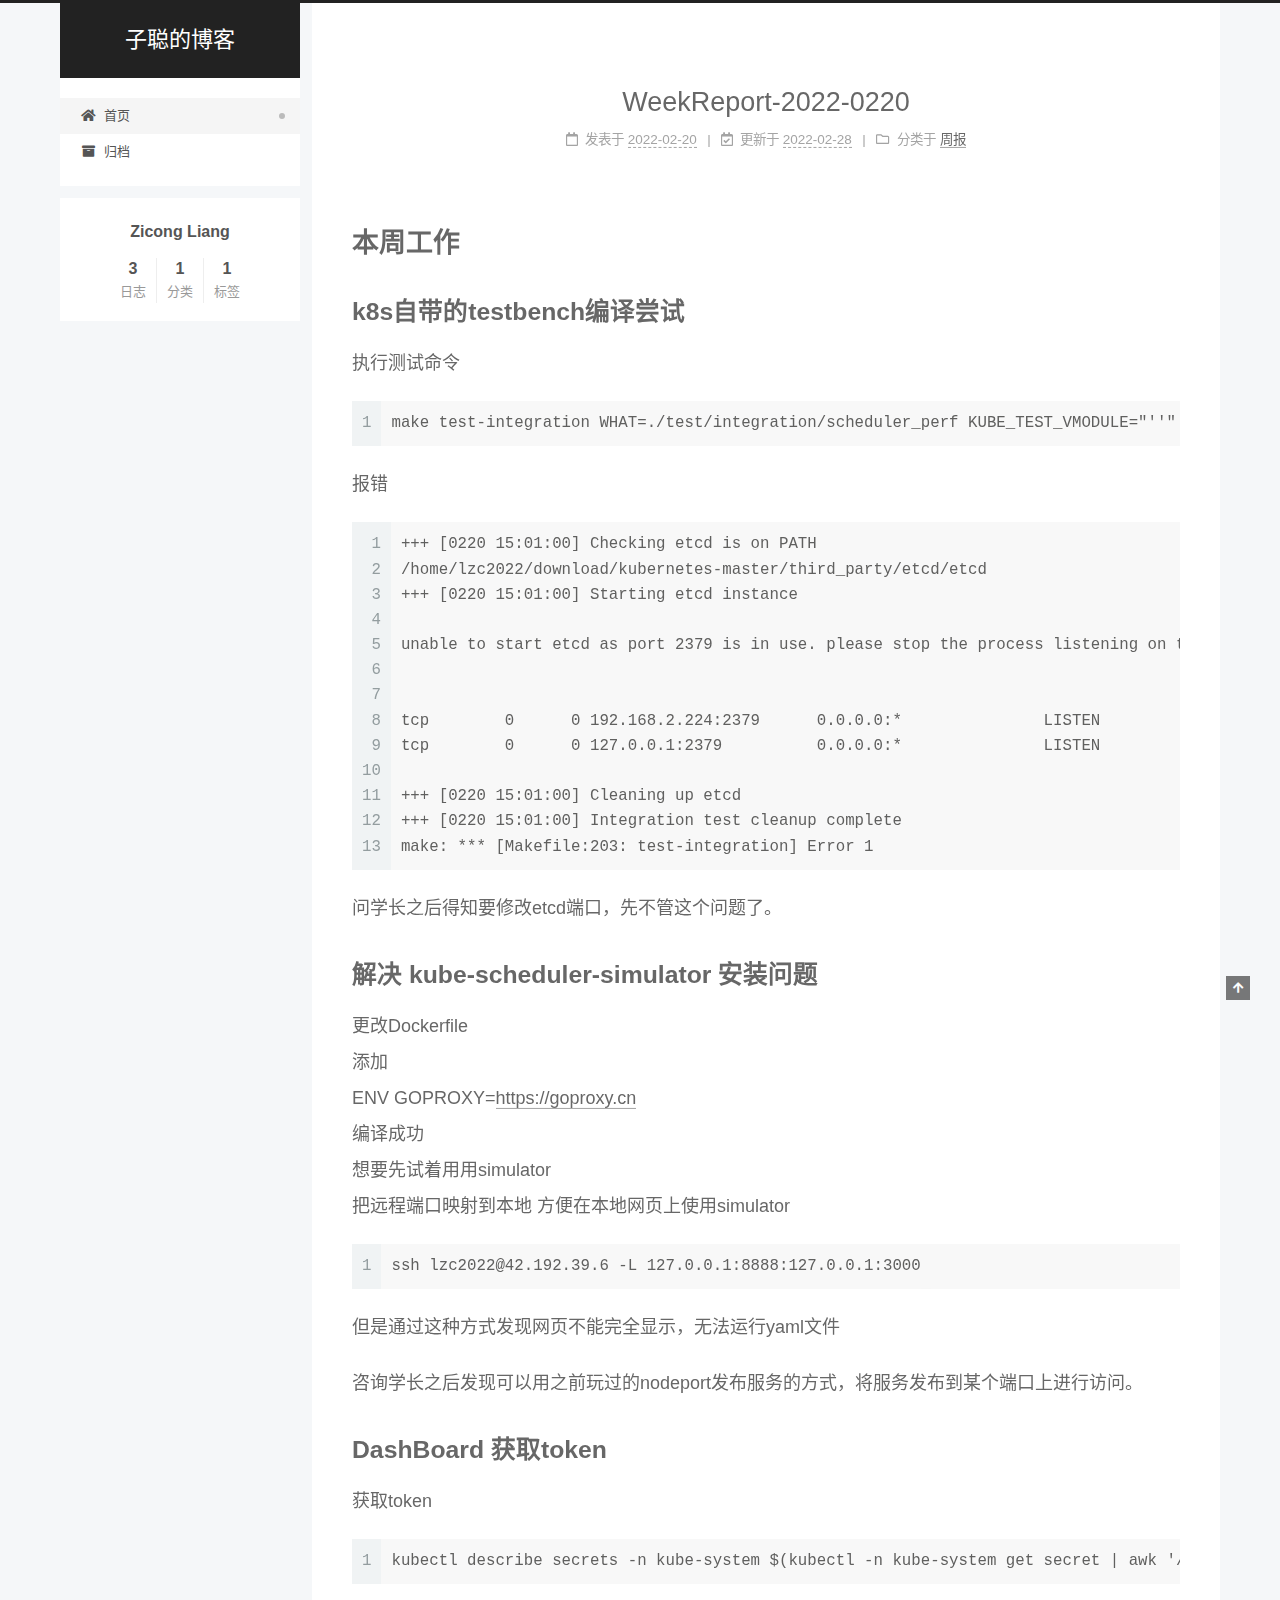
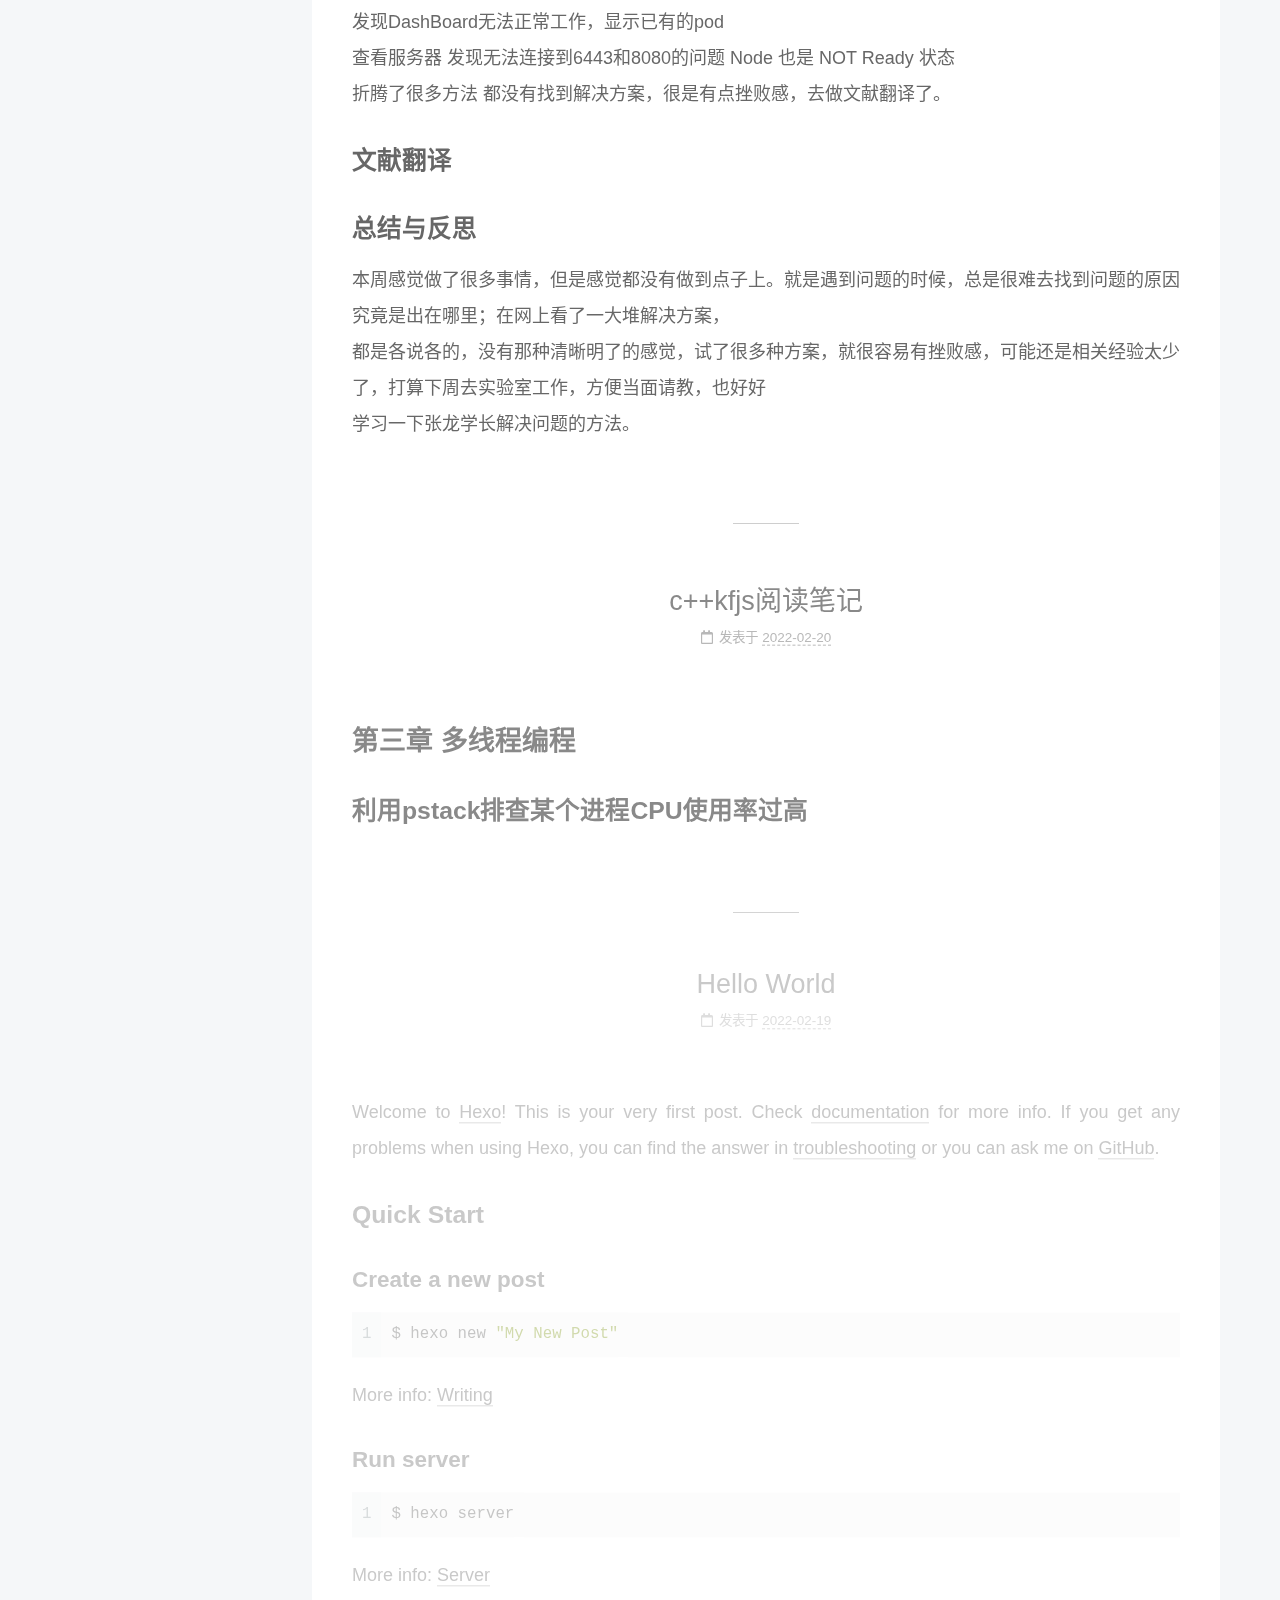
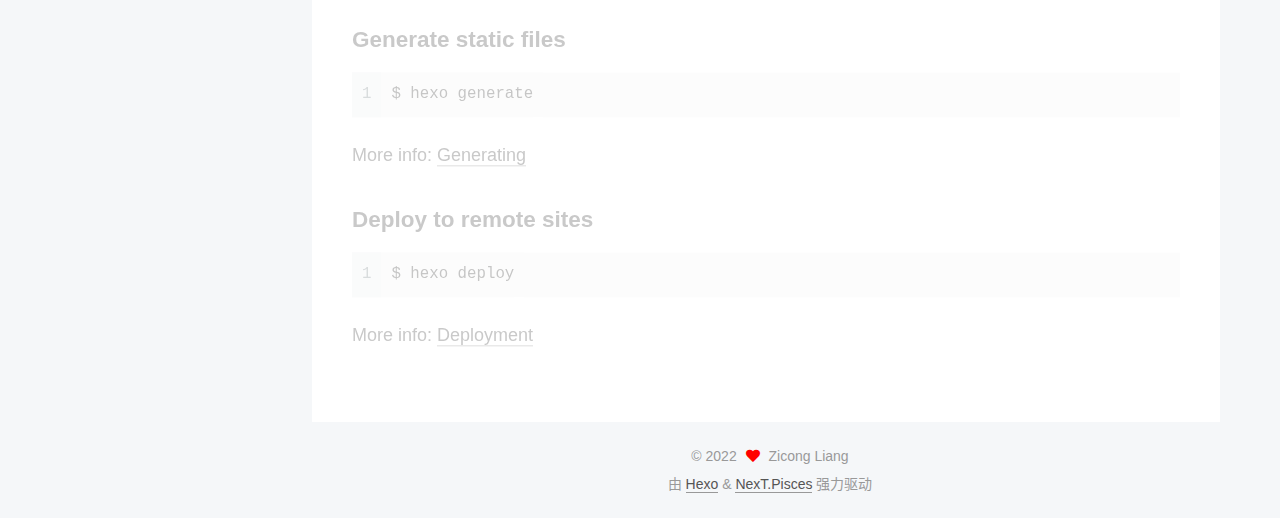
<file: index.html>
<!DOCTYPE html>
<html lang="zh-CN">
<head>
  <meta charset="UTF-8">
<meta name="viewport" content="width=device-width, initial-scale=1, maximum-scale=2">
<meta name="theme-color" content="#222">
<meta name="generator" content="Hexo 6.0.0">
  <link rel="apple-touch-icon" sizes="180x180" href="/images/apple-touch-icon-next.png">
  <link rel="icon" type="image/png" sizes="32x32" href="/images/favicon-32x32-next.png">
  <link rel="icon" type="image/png" sizes="16x16" href="/images/favicon-16x16-next.png">
  <link rel="mask-icon" href="/images/logo.svg" color="#222">

<link rel="stylesheet" href="/css/main.css">


<link rel="stylesheet" href="/lib/font-awesome/css/all.min.css">

<script id="hexo-configurations">
    var NexT = window.NexT || {};
    var CONFIG = {"hostname":"example.com","root":"/","scheme":"Pisces","version":"7.8.0","exturl":false,"sidebar":{"position":"left","display":"post","padding":18,"offset":12,"onmobile":false},"copycode":{"enable":false,"show_result":false,"style":null},"back2top":{"enable":true,"sidebar":false,"scrollpercent":false},"bookmark":{"enable":false,"color":"#222","save":"auto"},"fancybox":false,"mediumzoom":false,"lazyload":false,"pangu":false,"comments":{"style":"tabs","active":null,"storage":true,"lazyload":false,"nav":null},"algolia":{"hits":{"per_page":10},"labels":{"input_placeholder":"Search for Posts","hits_empty":"We didn't find any results for the search: ${query}","hits_stats":"${hits} results found in ${time} ms"}},"localsearch":{"enable":false,"trigger":"auto","top_n_per_article":1,"unescape":false,"preload":false},"motion":{"enable":true,"async":false,"transition":{"post_block":"fadeIn","post_header":"slideDownIn","post_body":"slideDownIn","coll_header":"slideLeftIn","sidebar":"slideUpIn"}}};
  </script>

  <meta property="og:type" content="website">
<meta property="og:title" content="子聪的博客">
<meta property="og:url" content="http://example.com/index.html">
<meta property="og:site_name" content="子聪的博客">
<meta property="og:locale" content="zh_CN">
<meta property="article:author" content="Zicong Liang">
<meta name="twitter:card" content="summary">

<link rel="canonical" href="http://example.com/">


<script id="page-configurations">
  // https://hexo.io/docs/variables.html
  CONFIG.page = {
    sidebar: "",
    isHome : true,
    isPost : false,
    lang   : 'zh-CN'
  };
</script>

  <title>子聪的博客</title>
  






  <noscript>
  <style>
  .use-motion .brand,
  .use-motion .menu-item,
  .sidebar-inner,
  .use-motion .post-block,
  .use-motion .pagination,
  .use-motion .comments,
  .use-motion .post-header,
  .use-motion .post-body,
  .use-motion .collection-header { opacity: initial; }

  .use-motion .site-title,
  .use-motion .site-subtitle {
    opacity: initial;
    top: initial;
  }

  .use-motion .logo-line-before i { left: initial; }
  .use-motion .logo-line-after i { right: initial; }
  </style>
</noscript>

</head>

<body itemscope itemtype="http://schema.org/WebPage">
  <div class="container use-motion">
    <div class="headband"></div>

    <header class="header" itemscope itemtype="http://schema.org/WPHeader">
      <div class="header-inner"><div class="site-brand-container">
  <div class="site-nav-toggle">
    <div class="toggle" aria-label="切换导航栏">
      <span class="toggle-line toggle-line-first"></span>
      <span class="toggle-line toggle-line-middle"></span>
      <span class="toggle-line toggle-line-last"></span>
    </div>
  </div>

  <div class="site-meta">

    <a href="/" class="brand" rel="start">
      <span class="logo-line-before"><i></i></span>
      <h1 class="site-title">子聪的博客</h1>
      <span class="logo-line-after"><i></i></span>
    </a>
  </div>

  <div class="site-nav-right">
    <div class="toggle popup-trigger">
    </div>
  </div>
</div>




<nav class="site-nav">
  <ul id="menu" class="main-menu menu">
        <li class="menu-item menu-item-home">

    <a href="/" rel="section"><i class="fa fa-home fa-fw"></i>首页</a>

  </li>
        <li class="menu-item menu-item-archives">

    <a href="/archives/" rel="section"><i class="fa fa-archive fa-fw"></i>归档</a>

  </li>
  </ul>
</nav>




</div>
    </header>

    
  <div class="back-to-top">
    <i class="fa fa-arrow-up"></i>
    <span>0%</span>
  </div>


    <main class="main">
      <div class="main-inner">
        <div class="content-wrap">
          

          <div class="content index posts-expand">
            
      
  
  
  <article itemscope itemtype="http://schema.org/Article" class="post-block" lang="zh-CN">
    <link itemprop="mainEntityOfPage" href="http://example.com/2022/02/20/WeekReport-2022-0220-md/">

    <span hidden itemprop="author" itemscope itemtype="http://schema.org/Person">
      <meta itemprop="image" content="/images/avatar.gif">
      <meta itemprop="name" content="Zicong Liang">
      <meta itemprop="description" content="">
    </span>

    <span hidden itemprop="publisher" itemscope itemtype="http://schema.org/Organization">
      <meta itemprop="name" content="子聪的博客">
    </span>
      <header class="post-header">
        <h2 class="post-title" itemprop="name headline">
          
            <a href="/2022/02/20/WeekReport-2022-0220-md/" class="post-title-link" itemprop="url">WeekReport-2022-0220</a>
        </h2>

        <div class="post-meta">
            <span class="post-meta-item">
              <span class="post-meta-item-icon">
                <i class="far fa-calendar"></i>
              </span>
              <span class="post-meta-item-text">发表于</span>

              <time title="创建时间：2022-02-20 21:16:45" itemprop="dateCreated datePublished" datetime="2022-02-20T21:16:45+08:00">2022-02-20</time>
            </span>
              <span class="post-meta-item">
                <span class="post-meta-item-icon">
                  <i class="far fa-calendar-check"></i>
                </span>
                <span class="post-meta-item-text">更新于</span>
                <time title="修改时间：2022-02-28 22:40:10" itemprop="dateModified" datetime="2022-02-28T22:40:10+08:00">2022-02-28</time>
              </span>
            <span class="post-meta-item">
              <span class="post-meta-item-icon">
                <i class="far fa-folder"></i>
              </span>
              <span class="post-meta-item-text">分类于</span>
                <span itemprop="about" itemscope itemtype="http://schema.org/Thing">
                  <a href="/categories/%E5%91%A8%E6%8A%A5/" itemprop="url" rel="index"><span itemprop="name">周报</span></a>
                </span>
            </span>

          

        </div>
      </header>

    
    
    
    <div class="post-body" itemprop="articleBody">

      
          <h1 id="本周工作"><a href="#本周工作" class="headerlink" title="本周工作"></a>本周工作</h1><h2 id="k8s自带的testbench编译尝试"><a href="#k8s自带的testbench编译尝试" class="headerlink" title="k8s自带的testbench编译尝试"></a>k8s自带的testbench编译尝试</h2><p>执行测试命令</p>
<figure class="highlight plaintext"><table><tr><td class="gutter"><pre><span class="line">1</span><br></pre></td><td class="code"><pre><span class="line">make test-integration WHAT=./test/integration/scheduler_perf KUBE_TEST_VMODULE=&quot;&#x27;&#x27;&quot; KUBE_TEST_ARGS=&quot;-run=^$$ -bench=.&quot;</span><br></pre></td></tr></table></figure>
<p>报错 </p>
<figure class="highlight plaintext"><table><tr><td class="gutter"><pre><span class="line">1</span><br><span class="line">2</span><br><span class="line">3</span><br><span class="line">4</span><br><span class="line">5</span><br><span class="line">6</span><br><span class="line">7</span><br><span class="line">8</span><br><span class="line">9</span><br><span class="line">10</span><br><span class="line">11</span><br><span class="line">12</span><br><span class="line">13</span><br></pre></td><td class="code"><pre><span class="line">+++ [0220 15:01:00] Checking etcd is on PATH</span><br><span class="line">/home/lzc2022/download/kubernetes-master/third_party/etcd/etcd</span><br><span class="line">+++ [0220 15:01:00] Starting etcd instance</span><br><span class="line"></span><br><span class="line">unable to start etcd as port 2379 is in use. please stop the process listening on this port and retry.</span><br><span class="line"></span><br><span class="line"></span><br><span class="line">tcp        0      0 192.168.2.224:2379      0.0.0.0:*               LISTEN     </span><br><span class="line">tcp        0      0 127.0.0.1:2379          0.0.0.0:*               LISTEN     </span><br><span class="line"></span><br><span class="line">+++ [0220 15:01:00] Cleaning up etcd</span><br><span class="line">+++ [0220 15:01:00] Integration test cleanup complete</span><br><span class="line">make: *** [Makefile:203: test-integration] Error 1</span><br></pre></td></tr></table></figure>
<p>问学长之后得知要修改etcd端口，先不管这个问题了。</p>
<h2 id="解决-kube-scheduler-simulator-安装问题"><a href="#解决-kube-scheduler-simulator-安装问题" class="headerlink" title="解决  kube-scheduler-simulator 安装问题"></a>解决  kube-scheduler-simulator 安装问题</h2><p>更改Dockerfile<br>添加<br>ENV GOPROXY&#x3D;<a target="_blank" rel="noopener" href="https://goproxy.cn/">https://goproxy.cn</a><br>编译成功<br>想要先试着用用simulator<br>把远程端口映射到本地 方便在本地网页上使用simulator</p>
<figure class="highlight plaintext"><table><tr><td class="gutter"><pre><span class="line">1</span><br></pre></td><td class="code"><pre><span class="line">ssh lzc2022@42.192.39.6 -L 127.0.0.1:8888:127.0.0.1:3000</span><br></pre></td></tr></table></figure>
<p>但是通过这种方式发现网页不能完全显示，无法运行yaml文件</p>
<p>咨询学长之后发现可以用之前玩过的nodeport发布服务的方式，将服务发布到某个端口上进行访问。</p>
<h2 id="DashBoard-获取token"><a href="#DashBoard-获取token" class="headerlink" title="DashBoard 获取token"></a>DashBoard 获取token</h2><p>获取token</p>
<figure class="highlight plaintext"><table><tr><td class="gutter"><pre><span class="line">1</span><br></pre></td><td class="code"><pre><span class="line">kubectl describe secrets -n kube-system $(kubectl -n kube-system get secret | awk &#x27;/dashboard-admin/&#123;print $1&#125;&#x27;)</span><br></pre></td></tr></table></figure>
<p>发现DashBoard无法正常工作，显示已有的pod<br>查看服务器 发现无法连接到6443和8080的问题 Node 也是 NOT Ready 状态<br>折腾了很多方法 都没有找到解决方案，很是有点挫败感，去做文献翻译了。</p>
<h2 id="文献翻译"><a href="#文献翻译" class="headerlink" title="文献翻译"></a>文献翻译</h2><h2 id="总结与反思"><a href="#总结与反思" class="headerlink" title="总结与反思"></a>总结与反思</h2><p>本周感觉做了很多事情，但是感觉都没有做到点子上。就是遇到问题的时候，总是很难去找到问题的原因究竟是出在哪里；在网上看了一大堆解决方案，<br>都是各说各的，没有那种清晰明了的感觉，试了很多种方案，就很容易有挫败感，可能还是相关经验太少了，打算下周去实验室工作，方便当面请教，也好好<br>学习一下张龙学长解决问题的方法。</p>

      
    </div>

    
    
    
      <footer class="post-footer">
        <div class="post-eof"></div>
      </footer>
  </article>
  
  
  

      
  
  
  <article itemscope itemtype="http://schema.org/Article" class="post-block" lang="zh-CN">
    <link itemprop="mainEntityOfPage" href="http://example.com/2022/02/20/c-kfjs%E9%98%85%E8%AF%BB%E7%AC%94%E8%AE%B0/">

    <span hidden itemprop="author" itemscope itemtype="http://schema.org/Person">
      <meta itemprop="image" content="/images/avatar.gif">
      <meta itemprop="name" content="Zicong Liang">
      <meta itemprop="description" content="">
    </span>

    <span hidden itemprop="publisher" itemscope itemtype="http://schema.org/Organization">
      <meta itemprop="name" content="子聪的博客">
    </span>
      <header class="post-header">
        <h2 class="post-title" itemprop="name headline">
          
            <a href="/2022/02/20/c-kfjs%E9%98%85%E8%AF%BB%E7%AC%94%E8%AE%B0/" class="post-title-link" itemprop="url">c++kfjs阅读笔记</a>
        </h2>

        <div class="post-meta">
            <span class="post-meta-item">
              <span class="post-meta-item-icon">
                <i class="far fa-calendar"></i>
              </span>
              <span class="post-meta-item-text">发表于</span>
              

              <time title="创建时间：2022-02-20 19:43:58 / 修改时间：21:22:09" itemprop="dateCreated datePublished" datetime="2022-02-20T19:43:58+08:00">2022-02-20</time>
            </span>

          

        </div>
      </header>

    
    
    
    <div class="post-body" itemprop="articleBody">

      
          <h1 id="第三章-多线程编程"><a href="#第三章-多线程编程" class="headerlink" title="第三章 多线程编程"></a>第三章 多线程编程</h1><h2 id="利用pstack排查某个进程CPU使用率过高"><a href="#利用pstack排查某个进程CPU使用率过高" class="headerlink" title="利用pstack排查某个进程CPU使用率过高"></a>利用pstack排查某个进程CPU使用率过高</h2>
      
    </div>

    
    
    
      <footer class="post-footer">
        <div class="post-eof"></div>
      </footer>
  </article>
  
  
  

      
  
  
  <article itemscope itemtype="http://schema.org/Article" class="post-block" lang="zh-CN">
    <link itemprop="mainEntityOfPage" href="http://example.com/2022/02/19/hello-world/">

    <span hidden itemprop="author" itemscope itemtype="http://schema.org/Person">
      <meta itemprop="image" content="/images/avatar.gif">
      <meta itemprop="name" content="Zicong Liang">
      <meta itemprop="description" content="">
    </span>

    <span hidden itemprop="publisher" itemscope itemtype="http://schema.org/Organization">
      <meta itemprop="name" content="子聪的博客">
    </span>
      <header class="post-header">
        <h2 class="post-title" itemprop="name headline">
          
            <a href="/2022/02/19/hello-world/" class="post-title-link" itemprop="url">Hello World</a>
        </h2>

        <div class="post-meta">
            <span class="post-meta-item">
              <span class="post-meta-item-icon">
                <i class="far fa-calendar"></i>
              </span>
              <span class="post-meta-item-text">发表于</span>

              <time title="创建时间：2022-02-19 21:19:43" itemprop="dateCreated datePublished" datetime="2022-02-19T21:19:43+08:00">2022-02-19</time>
            </span>

          

        </div>
      </header>

    
    
    
    <div class="post-body" itemprop="articleBody">

      
          <p>Welcome to <a target="_blank" rel="noopener" href="https://hexo.io/">Hexo</a>! This is your very first post. Check <a target="_blank" rel="noopener" href="https://hexo.io/docs/">documentation</a> for more info. If you get any problems when using Hexo, you can find the answer in <a target="_blank" rel="noopener" href="https://hexo.io/docs/troubleshooting.html">troubleshooting</a> or you can ask me on <a target="_blank" rel="noopener" href="https://github.com/hexojs/hexo/issues">GitHub</a>.</p>
<h2 id="Quick-Start"><a href="#Quick-Start" class="headerlink" title="Quick Start"></a>Quick Start</h2><h3 id="Create-a-new-post"><a href="#Create-a-new-post" class="headerlink" title="Create a new post"></a>Create a new post</h3><figure class="highlight bash"><table><tr><td class="gutter"><pre><span class="line">1</span><br></pre></td><td class="code"><pre><span class="line">$ hexo new <span class="string">&quot;My New Post&quot;</span></span><br></pre></td></tr></table></figure>

<p>More info: <a target="_blank" rel="noopener" href="https://hexo.io/docs/writing.html">Writing</a></p>
<h3 id="Run-server"><a href="#Run-server" class="headerlink" title="Run server"></a>Run server</h3><figure class="highlight bash"><table><tr><td class="gutter"><pre><span class="line">1</span><br></pre></td><td class="code"><pre><span class="line">$ hexo server</span><br></pre></td></tr></table></figure>

<p>More info: <a target="_blank" rel="noopener" href="https://hexo.io/docs/server.html">Server</a></p>
<h3 id="Generate-static-files"><a href="#Generate-static-files" class="headerlink" title="Generate static files"></a>Generate static files</h3><figure class="highlight bash"><table><tr><td class="gutter"><pre><span class="line">1</span><br></pre></td><td class="code"><pre><span class="line">$ hexo generate</span><br></pre></td></tr></table></figure>

<p>More info: <a target="_blank" rel="noopener" href="https://hexo.io/docs/generating.html">Generating</a></p>
<h3 id="Deploy-to-remote-sites"><a href="#Deploy-to-remote-sites" class="headerlink" title="Deploy to remote sites"></a>Deploy to remote sites</h3><figure class="highlight bash"><table><tr><td class="gutter"><pre><span class="line">1</span><br></pre></td><td class="code"><pre><span class="line">$ hexo deploy</span><br></pre></td></tr></table></figure>

<p>More info: <a target="_blank" rel="noopener" href="https://hexo.io/docs/one-command-deployment.html">Deployment</a></p>

      
    </div>

    
    
    
      <footer class="post-footer">
        <div class="post-eof"></div>
      </footer>
  </article>
  
  
  


  



          </div>
          

<script>
  window.addEventListener('tabs:register', () => {
    let { activeClass } = CONFIG.comments;
    if (CONFIG.comments.storage) {
      activeClass = localStorage.getItem('comments_active') || activeClass;
    }
    if (activeClass) {
      let activeTab = document.querySelector(`a[href="#comment-${activeClass}"]`);
      if (activeTab) {
        activeTab.click();
      }
    }
  });
  if (CONFIG.comments.storage) {
    window.addEventListener('tabs:click', event => {
      if (!event.target.matches('.tabs-comment .tab-content .tab-pane')) return;
      let commentClass = event.target.classList[1];
      localStorage.setItem('comments_active', commentClass);
    });
  }
</script>

        </div>
          
  
  <div class="toggle sidebar-toggle">
    <span class="toggle-line toggle-line-first"></span>
    <span class="toggle-line toggle-line-middle"></span>
    <span class="toggle-line toggle-line-last"></span>
  </div>

  <aside class="sidebar">
    <div class="sidebar-inner">

      <ul class="sidebar-nav motion-element">
        <li class="sidebar-nav-toc">
          文章目录
        </li>
        <li class="sidebar-nav-overview">
          站点概览
        </li>
      </ul>

      <!--noindex-->
      <div class="post-toc-wrap sidebar-panel">
      </div>
      <!--/noindex-->

      <div class="site-overview-wrap sidebar-panel">
        <div class="site-author motion-element" itemprop="author" itemscope itemtype="http://schema.org/Person">
  <p class="site-author-name" itemprop="name">Zicong Liang</p>
  <div class="site-description" itemprop="description"></div>
</div>
<div class="site-state-wrap motion-element">
  <nav class="site-state">
      <div class="site-state-item site-state-posts">
          <a href="/archives/">
        
          <span class="site-state-item-count">3</span>
          <span class="site-state-item-name">日志</span>
        </a>
      </div>
      <div class="site-state-item site-state-categories">
        <span class="site-state-item-count">1</span>
        <span class="site-state-item-name">分类</span>
      </div>
      <div class="site-state-item site-state-tags">
        <span class="site-state-item-count">1</span>
        <span class="site-state-item-name">标签</span>
      </div>
  </nav>
</div>



      </div>

    </div>
  </aside>
  <div id="sidebar-dimmer"></div>


      </div>
    </main>

    <footer class="footer">
      <div class="footer-inner">
        

        

<div class="copyright">
  
  &copy; 
  <span itemprop="copyrightYear">2022</span>
  <span class="with-love">
    <i class="fa fa-heart"></i>
  </span>
  <span class="author" itemprop="copyrightHolder">Zicong Liang</span>
</div>
  <div class="powered-by">由 <a href="https://hexo.io/" class="theme-link" rel="noopener" target="_blank">Hexo</a> & <a href="https://pisces.theme-next.org/" class="theme-link" rel="noopener" target="_blank">NexT.Pisces</a> 强力驱动
  </div>

        








      </div>
    </footer>
  </div>

  
  <script src="/lib/anime.min.js"></script>
  <script src="/lib/velocity/velocity.min.js"></script>
  <script src="/lib/velocity/velocity.ui.min.js"></script>

<script src="/js/utils.js"></script>

<script src="/js/motion.js"></script>


<script src="/js/schemes/pisces.js"></script>


<script src="/js/next-boot.js"></script>




  















  

  

</body>
</html>
</file>
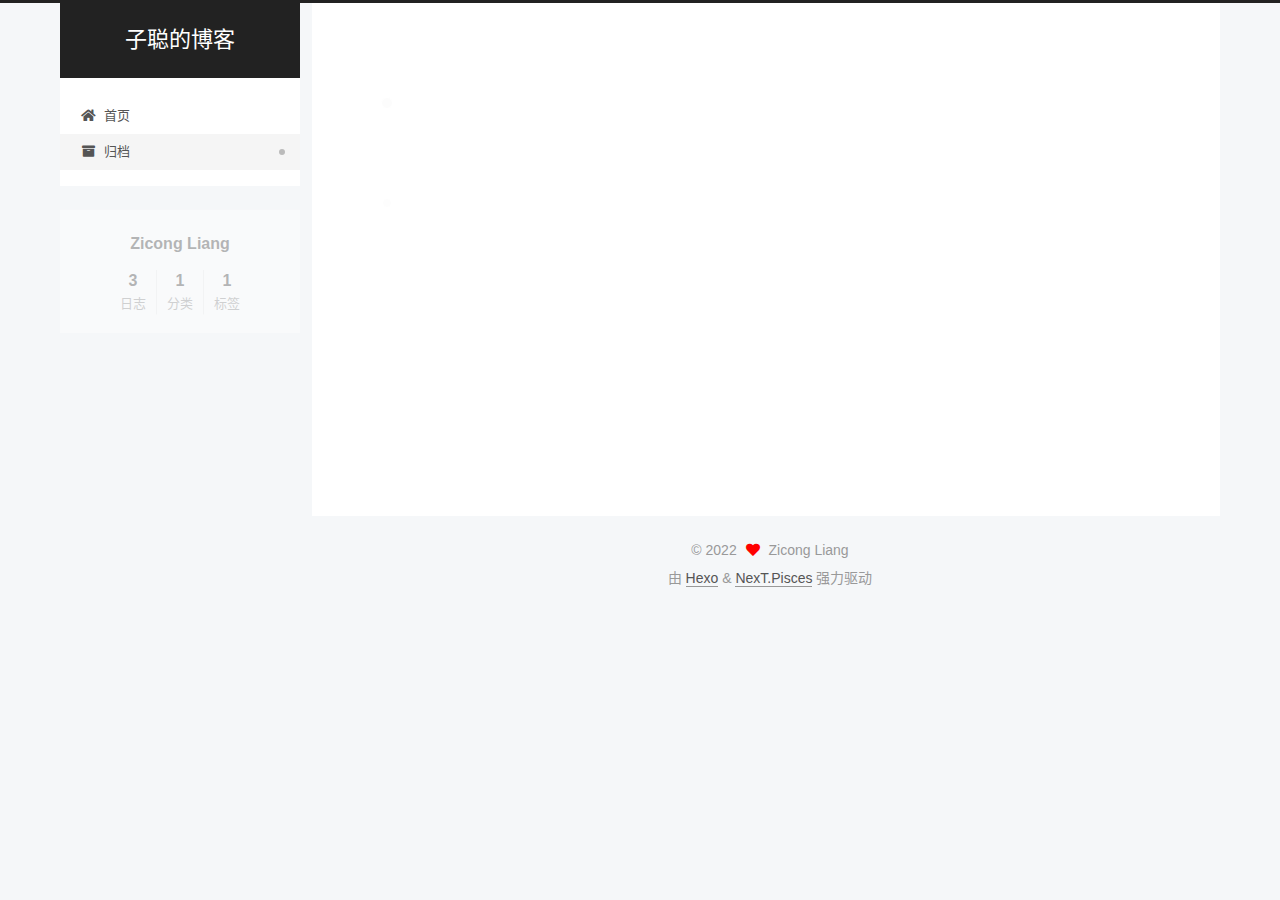
<file: archives/index.html>
<!DOCTYPE html>
<html lang="zh-CN">
<head>
  <meta charset="UTF-8">
<meta name="viewport" content="width=device-width, initial-scale=1, maximum-scale=2">
<meta name="theme-color" content="#222">
<meta name="generator" content="Hexo 6.0.0">
  <link rel="apple-touch-icon" sizes="180x180" href="/images/apple-touch-icon-next.png">
  <link rel="icon" type="image/png" sizes="32x32" href="/images/favicon-32x32-next.png">
  <link rel="icon" type="image/png" sizes="16x16" href="/images/favicon-16x16-next.png">
  <link rel="mask-icon" href="/images/logo.svg" color="#222">

<link rel="stylesheet" href="/css/main.css">


<link rel="stylesheet" href="/lib/font-awesome/css/all.min.css">

<script id="hexo-configurations">
    var NexT = window.NexT || {};
    var CONFIG = {"hostname":"example.com","root":"/","scheme":"Pisces","version":"7.8.0","exturl":false,"sidebar":{"position":"left","display":"post","padding":18,"offset":12,"onmobile":false},"copycode":{"enable":false,"show_result":false,"style":null},"back2top":{"enable":true,"sidebar":false,"scrollpercent":false},"bookmark":{"enable":false,"color":"#222","save":"auto"},"fancybox":false,"mediumzoom":false,"lazyload":false,"pangu":false,"comments":{"style":"tabs","active":null,"storage":true,"lazyload":false,"nav":null},"algolia":{"hits":{"per_page":10},"labels":{"input_placeholder":"Search for Posts","hits_empty":"We didn't find any results for the search: ${query}","hits_stats":"${hits} results found in ${time} ms"}},"localsearch":{"enable":false,"trigger":"auto","top_n_per_article":1,"unescape":false,"preload":false},"motion":{"enable":true,"async":false,"transition":{"post_block":"fadeIn","post_header":"slideDownIn","post_body":"slideDownIn","coll_header":"slideLeftIn","sidebar":"slideUpIn"}}};
  </script>

  <meta property="og:type" content="website">
<meta property="og:title" content="子聪的博客">
<meta property="og:url" content="http://example.com/archives/index.html">
<meta property="og:site_name" content="子聪的博客">
<meta property="og:locale" content="zh_CN">
<meta property="article:author" content="Zicong Liang">
<meta name="twitter:card" content="summary">

<link rel="canonical" href="http://example.com/archives/">


<script id="page-configurations">
  // https://hexo.io/docs/variables.html
  CONFIG.page = {
    sidebar: "",
    isHome : false,
    isPost : false,
    lang   : 'zh-CN'
  };
</script>

  <title>归档 | 子聪的博客</title>
  






  <noscript>
  <style>
  .use-motion .brand,
  .use-motion .menu-item,
  .sidebar-inner,
  .use-motion .post-block,
  .use-motion .pagination,
  .use-motion .comments,
  .use-motion .post-header,
  .use-motion .post-body,
  .use-motion .collection-header { opacity: initial; }

  .use-motion .site-title,
  .use-motion .site-subtitle {
    opacity: initial;
    top: initial;
  }

  .use-motion .logo-line-before i { left: initial; }
  .use-motion .logo-line-after i { right: initial; }
  </style>
</noscript>

</head>

<body itemscope itemtype="http://schema.org/WebPage">
  <div class="container use-motion">
    <div class="headband"></div>

    <header class="header" itemscope itemtype="http://schema.org/WPHeader">
      <div class="header-inner"><div class="site-brand-container">
  <div class="site-nav-toggle">
    <div class="toggle" aria-label="切换导航栏">
      <span class="toggle-line toggle-line-first"></span>
      <span class="toggle-line toggle-line-middle"></span>
      <span class="toggle-line toggle-line-last"></span>
    </div>
  </div>

  <div class="site-meta">

    <a href="/" class="brand" rel="start">
      <span class="logo-line-before"><i></i></span>
      <h1 class="site-title">子聪的博客</h1>
      <span class="logo-line-after"><i></i></span>
    </a>
  </div>

  <div class="site-nav-right">
    <div class="toggle popup-trigger">
    </div>
  </div>
</div>




<nav class="site-nav">
  <ul id="menu" class="main-menu menu">
        <li class="menu-item menu-item-home">

    <a href="/" rel="section"><i class="fa fa-home fa-fw"></i>首页</a>

  </li>
        <li class="menu-item menu-item-archives">

    <a href="/archives/" rel="section"><i class="fa fa-archive fa-fw"></i>归档</a>

  </li>
  </ul>
</nav>




</div>
    </header>

    
  <div class="back-to-top">
    <i class="fa fa-arrow-up"></i>
    <span>0%</span>
  </div>


    <main class="main">
      <div class="main-inner">
        <div class="content-wrap">
          

          <div class="content archive">
            

  
  
  
  <div class="post-block">
    <div class="posts-collapse">
      <div class="collection-title">
        <span class="collection-header">嗯..! 目前共计 3 篇日志。 继续努力。</span>
      </div>

      
    <div class="collection-year">
      <span class="collection-header">2022</span>
    </div>

  <article itemscope itemtype="http://schema.org/Article">
    <header class="post-header">

      <div class="post-meta">
        <time itemprop="dateCreated"
              datetime="2022-02-20T21:16:45+08:00"
              content="2022-02-20">
          02-20
        </time>
      </div>

      <div class="post-title">
          <a class="post-title-link" href="/2022/02/20/WeekReport-2022-0220-md/" itemprop="url">
            <span itemprop="name">WeekReport-2022-0220</span>
          </a>
      </div>

    </header>
  </article>

  <article itemscope itemtype="http://schema.org/Article">
    <header class="post-header">

      <div class="post-meta">
        <time itemprop="dateCreated"
              datetime="2022-02-20T19:43:58+08:00"
              content="2022-02-20">
          02-20
        </time>
      </div>

      <div class="post-title">
          <a class="post-title-link" href="/2022/02/20/c-kfjs%E9%98%85%E8%AF%BB%E7%AC%94%E8%AE%B0/" itemprop="url">
            <span itemprop="name">c++kfjs阅读笔记</span>
          </a>
      </div>

    </header>
  </article>

  <article itemscope itemtype="http://schema.org/Article">
    <header class="post-header">

      <div class="post-meta">
        <time itemprop="dateCreated"
              datetime="2022-02-19T21:19:43+08:00"
              content="2022-02-19">
          02-19
        </time>
      </div>

      <div class="post-title">
          <a class="post-title-link" href="/2022/02/19/hello-world/" itemprop="url">
            <span itemprop="name">Hello World</span>
          </a>
      </div>

    </header>
  </article>


    </div>
  </div>
  
  
  

  



          </div>
          

<script>
  window.addEventListener('tabs:register', () => {
    let { activeClass } = CONFIG.comments;
    if (CONFIG.comments.storage) {
      activeClass = localStorage.getItem('comments_active') || activeClass;
    }
    if (activeClass) {
      let activeTab = document.querySelector(`a[href="#comment-${activeClass}"]`);
      if (activeTab) {
        activeTab.click();
      }
    }
  });
  if (CONFIG.comments.storage) {
    window.addEventListener('tabs:click', event => {
      if (!event.target.matches('.tabs-comment .tab-content .tab-pane')) return;
      let commentClass = event.target.classList[1];
      localStorage.setItem('comments_active', commentClass);
    });
  }
</script>

        </div>
          
  
  <div class="toggle sidebar-toggle">
    <span class="toggle-line toggle-line-first"></span>
    <span class="toggle-line toggle-line-middle"></span>
    <span class="toggle-line toggle-line-last"></span>
  </div>

  <aside class="sidebar">
    <div class="sidebar-inner">

      <ul class="sidebar-nav motion-element">
        <li class="sidebar-nav-toc">
          文章目录
        </li>
        <li class="sidebar-nav-overview">
          站点概览
        </li>
      </ul>

      <!--noindex-->
      <div class="post-toc-wrap sidebar-panel">
      </div>
      <!--/noindex-->

      <div class="site-overview-wrap sidebar-panel">
        <div class="site-author motion-element" itemprop="author" itemscope itemtype="http://schema.org/Person">
  <p class="site-author-name" itemprop="name">Zicong Liang</p>
  <div class="site-description" itemprop="description"></div>
</div>
<div class="site-state-wrap motion-element">
  <nav class="site-state">
      <div class="site-state-item site-state-posts">
          <a href="/archives/">
        
          <span class="site-state-item-count">3</span>
          <span class="site-state-item-name">日志</span>
        </a>
      </div>
      <div class="site-state-item site-state-categories">
        <span class="site-state-item-count">1</span>
        <span class="site-state-item-name">分类</span>
      </div>
      <div class="site-state-item site-state-tags">
        <span class="site-state-item-count">1</span>
        <span class="site-state-item-name">标签</span>
      </div>
  </nav>
</div>



      </div>

    </div>
  </aside>
  <div id="sidebar-dimmer"></div>


      </div>
    </main>

    <footer class="footer">
      <div class="footer-inner">
        

        

<div class="copyright">
  
  &copy; 
  <span itemprop="copyrightYear">2022</span>
  <span class="with-love">
    <i class="fa fa-heart"></i>
  </span>
  <span class="author" itemprop="copyrightHolder">Zicong Liang</span>
</div>
  <div class="powered-by">由 <a href="https://hexo.io/" class="theme-link" rel="noopener" target="_blank">Hexo</a> & <a href="https://pisces.theme-next.org/" class="theme-link" rel="noopener" target="_blank">NexT.Pisces</a> 强力驱动
  </div>

        








      </div>
    </footer>
  </div>

  
  <script src="/lib/anime.min.js"></script>
  <script src="/lib/velocity/velocity.min.js"></script>
  <script src="/lib/velocity/velocity.ui.min.js"></script>

<script src="/js/utils.js"></script>

<script src="/js/motion.js"></script>


<script src="/js/schemes/pisces.js"></script>


<script src="/js/next-boot.js"></script>




  















  

  

</body>
</html>
</file>
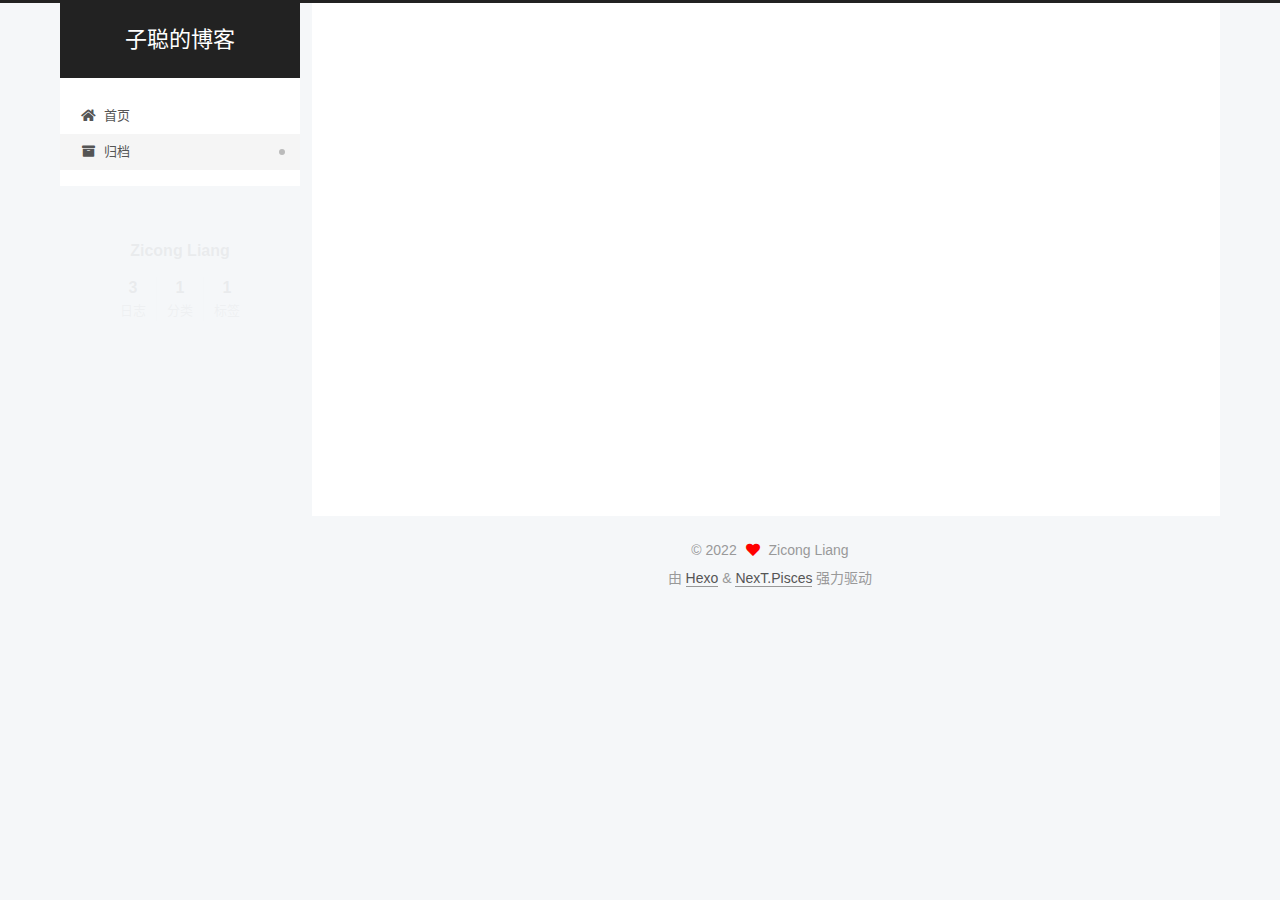
<file: archives/2022/index.html>
<!DOCTYPE html>
<html lang="zh-CN">
<head>
  <meta charset="UTF-8">
<meta name="viewport" content="width=device-width, initial-scale=1, maximum-scale=2">
<meta name="theme-color" content="#222">
<meta name="generator" content="Hexo 6.0.0">
  <link rel="apple-touch-icon" sizes="180x180" href="/images/apple-touch-icon-next.png">
  <link rel="icon" type="image/png" sizes="32x32" href="/images/favicon-32x32-next.png">
  <link rel="icon" type="image/png" sizes="16x16" href="/images/favicon-16x16-next.png">
  <link rel="mask-icon" href="/images/logo.svg" color="#222">

<link rel="stylesheet" href="/css/main.css">


<link rel="stylesheet" href="/lib/font-awesome/css/all.min.css">

<script id="hexo-configurations">
    var NexT = window.NexT || {};
    var CONFIG = {"hostname":"example.com","root":"/","scheme":"Pisces","version":"7.8.0","exturl":false,"sidebar":{"position":"left","display":"post","padding":18,"offset":12,"onmobile":false},"copycode":{"enable":false,"show_result":false,"style":null},"back2top":{"enable":true,"sidebar":false,"scrollpercent":false},"bookmark":{"enable":false,"color":"#222","save":"auto"},"fancybox":false,"mediumzoom":false,"lazyload":false,"pangu":false,"comments":{"style":"tabs","active":null,"storage":true,"lazyload":false,"nav":null},"algolia":{"hits":{"per_page":10},"labels":{"input_placeholder":"Search for Posts","hits_empty":"We didn't find any results for the search: ${query}","hits_stats":"${hits} results found in ${time} ms"}},"localsearch":{"enable":false,"trigger":"auto","top_n_per_article":1,"unescape":false,"preload":false},"motion":{"enable":true,"async":false,"transition":{"post_block":"fadeIn","post_header":"slideDownIn","post_body":"slideDownIn","coll_header":"slideLeftIn","sidebar":"slideUpIn"}}};
  </script>

  <meta property="og:type" content="website">
<meta property="og:title" content="子聪的博客">
<meta property="og:url" content="http://example.com/archives/2022/index.html">
<meta property="og:site_name" content="子聪的博客">
<meta property="og:locale" content="zh_CN">
<meta property="article:author" content="Zicong Liang">
<meta name="twitter:card" content="summary">

<link rel="canonical" href="http://example.com/archives/2022/">


<script id="page-configurations">
  // https://hexo.io/docs/variables.html
  CONFIG.page = {
    sidebar: "",
    isHome : false,
    isPost : false,
    lang   : 'zh-CN'
  };
</script>

  <title>归档 | 子聪的博客</title>
  






  <noscript>
  <style>
  .use-motion .brand,
  .use-motion .menu-item,
  .sidebar-inner,
  .use-motion .post-block,
  .use-motion .pagination,
  .use-motion .comments,
  .use-motion .post-header,
  .use-motion .post-body,
  .use-motion .collection-header { opacity: initial; }

  .use-motion .site-title,
  .use-motion .site-subtitle {
    opacity: initial;
    top: initial;
  }

  .use-motion .logo-line-before i { left: initial; }
  .use-motion .logo-line-after i { right: initial; }
  </style>
</noscript>

</head>

<body itemscope itemtype="http://schema.org/WebPage">
  <div class="container use-motion">
    <div class="headband"></div>

    <header class="header" itemscope itemtype="http://schema.org/WPHeader">
      <div class="header-inner"><div class="site-brand-container">
  <div class="site-nav-toggle">
    <div class="toggle" aria-label="切换导航栏">
      <span class="toggle-line toggle-line-first"></span>
      <span class="toggle-line toggle-line-middle"></span>
      <span class="toggle-line toggle-line-last"></span>
    </div>
  </div>

  <div class="site-meta">

    <a href="/" class="brand" rel="start">
      <span class="logo-line-before"><i></i></span>
      <h1 class="site-title">子聪的博客</h1>
      <span class="logo-line-after"><i></i></span>
    </a>
  </div>

  <div class="site-nav-right">
    <div class="toggle popup-trigger">
    </div>
  </div>
</div>




<nav class="site-nav">
  <ul id="menu" class="main-menu menu">
        <li class="menu-item menu-item-home">

    <a href="/" rel="section"><i class="fa fa-home fa-fw"></i>首页</a>

  </li>
        <li class="menu-item menu-item-archives">

    <a href="/archives/" rel="section"><i class="fa fa-archive fa-fw"></i>归档</a>

  </li>
  </ul>
</nav>




</div>
    </header>

    
  <div class="back-to-top">
    <i class="fa fa-arrow-up"></i>
    <span>0%</span>
  </div>


    <main class="main">
      <div class="main-inner">
        <div class="content-wrap">
          

          <div class="content archive">
            

  
  
  
  <div class="post-block">
    <div class="posts-collapse">
      <div class="collection-title">
        <span class="collection-header">嗯..! 目前共计 3 篇日志。 继续努力。</span>
      </div>

      
    <div class="collection-year">
      <span class="collection-header">2022</span>
    </div>

  <article itemscope itemtype="http://schema.org/Article">
    <header class="post-header">

      <div class="post-meta">
        <time itemprop="dateCreated"
              datetime="2022-02-20T21:16:45+08:00"
              content="2022-02-20">
          02-20
        </time>
      </div>

      <div class="post-title">
          <a class="post-title-link" href="/2022/02/20/WeekReport-2022-0220-md/" itemprop="url">
            <span itemprop="name">WeekReport-2022-0220</span>
          </a>
      </div>

    </header>
  </article>

  <article itemscope itemtype="http://schema.org/Article">
    <header class="post-header">

      <div class="post-meta">
        <time itemprop="dateCreated"
              datetime="2022-02-20T19:43:58+08:00"
              content="2022-02-20">
          02-20
        </time>
      </div>

      <div class="post-title">
          <a class="post-title-link" href="/2022/02/20/c-kfjs%E9%98%85%E8%AF%BB%E7%AC%94%E8%AE%B0/" itemprop="url">
            <span itemprop="name">c++kfjs阅读笔记</span>
          </a>
      </div>

    </header>
  </article>

  <article itemscope itemtype="http://schema.org/Article">
    <header class="post-header">

      <div class="post-meta">
        <time itemprop="dateCreated"
              datetime="2022-02-19T21:19:43+08:00"
              content="2022-02-19">
          02-19
        </time>
      </div>

      <div class="post-title">
          <a class="post-title-link" href="/2022/02/19/hello-world/" itemprop="url">
            <span itemprop="name">Hello World</span>
          </a>
      </div>

    </header>
  </article>


    </div>
  </div>
  
  
  

  



          </div>
          

<script>
  window.addEventListener('tabs:register', () => {
    let { activeClass } = CONFIG.comments;
    if (CONFIG.comments.storage) {
      activeClass = localStorage.getItem('comments_active') || activeClass;
    }
    if (activeClass) {
      let activeTab = document.querySelector(`a[href="#comment-${activeClass}"]`);
      if (activeTab) {
        activeTab.click();
      }
    }
  });
  if (CONFIG.comments.storage) {
    window.addEventListener('tabs:click', event => {
      if (!event.target.matches('.tabs-comment .tab-content .tab-pane')) return;
      let commentClass = event.target.classList[1];
      localStorage.setItem('comments_active', commentClass);
    });
  }
</script>

        </div>
          
  
  <div class="toggle sidebar-toggle">
    <span class="toggle-line toggle-line-first"></span>
    <span class="toggle-line toggle-line-middle"></span>
    <span class="toggle-line toggle-line-last"></span>
  </div>

  <aside class="sidebar">
    <div class="sidebar-inner">

      <ul class="sidebar-nav motion-element">
        <li class="sidebar-nav-toc">
          文章目录
        </li>
        <li class="sidebar-nav-overview">
          站点概览
        </li>
      </ul>

      <!--noindex-->
      <div class="post-toc-wrap sidebar-panel">
      </div>
      <!--/noindex-->

      <div class="site-overview-wrap sidebar-panel">
        <div class="site-author motion-element" itemprop="author" itemscope itemtype="http://schema.org/Person">
  <p class="site-author-name" itemprop="name">Zicong Liang</p>
  <div class="site-description" itemprop="description"></div>
</div>
<div class="site-state-wrap motion-element">
  <nav class="site-state">
      <div class="site-state-item site-state-posts">
          <a href="/archives/">
        
          <span class="site-state-item-count">3</span>
          <span class="site-state-item-name">日志</span>
        </a>
      </div>
      <div class="site-state-item site-state-categories">
        <span class="site-state-item-count">1</span>
        <span class="site-state-item-name">分类</span>
      </div>
      <div class="site-state-item site-state-tags">
        <span class="site-state-item-count">1</span>
        <span class="site-state-item-name">标签</span>
      </div>
  </nav>
</div>



      </div>

    </div>
  </aside>
  <div id="sidebar-dimmer"></div>


      </div>
    </main>

    <footer class="footer">
      <div class="footer-inner">
        

        

<div class="copyright">
  
  &copy; 
  <span itemprop="copyrightYear">2022</span>
  <span class="with-love">
    <i class="fa fa-heart"></i>
  </span>
  <span class="author" itemprop="copyrightHolder">Zicong Liang</span>
</div>
  <div class="powered-by">由 <a href="https://hexo.io/" class="theme-link" rel="noopener" target="_blank">Hexo</a> & <a href="https://pisces.theme-next.org/" class="theme-link" rel="noopener" target="_blank">NexT.Pisces</a> 强力驱动
  </div>

        








      </div>
    </footer>
  </div>

  
  <script src="/lib/anime.min.js"></script>
  <script src="/lib/velocity/velocity.min.js"></script>
  <script src="/lib/velocity/velocity.ui.min.js"></script>

<script src="/js/utils.js"></script>

<script src="/js/motion.js"></script>


<script src="/js/schemes/pisces.js"></script>


<script src="/js/next-boot.js"></script>




  















  

  

</body>
</html>
</file>
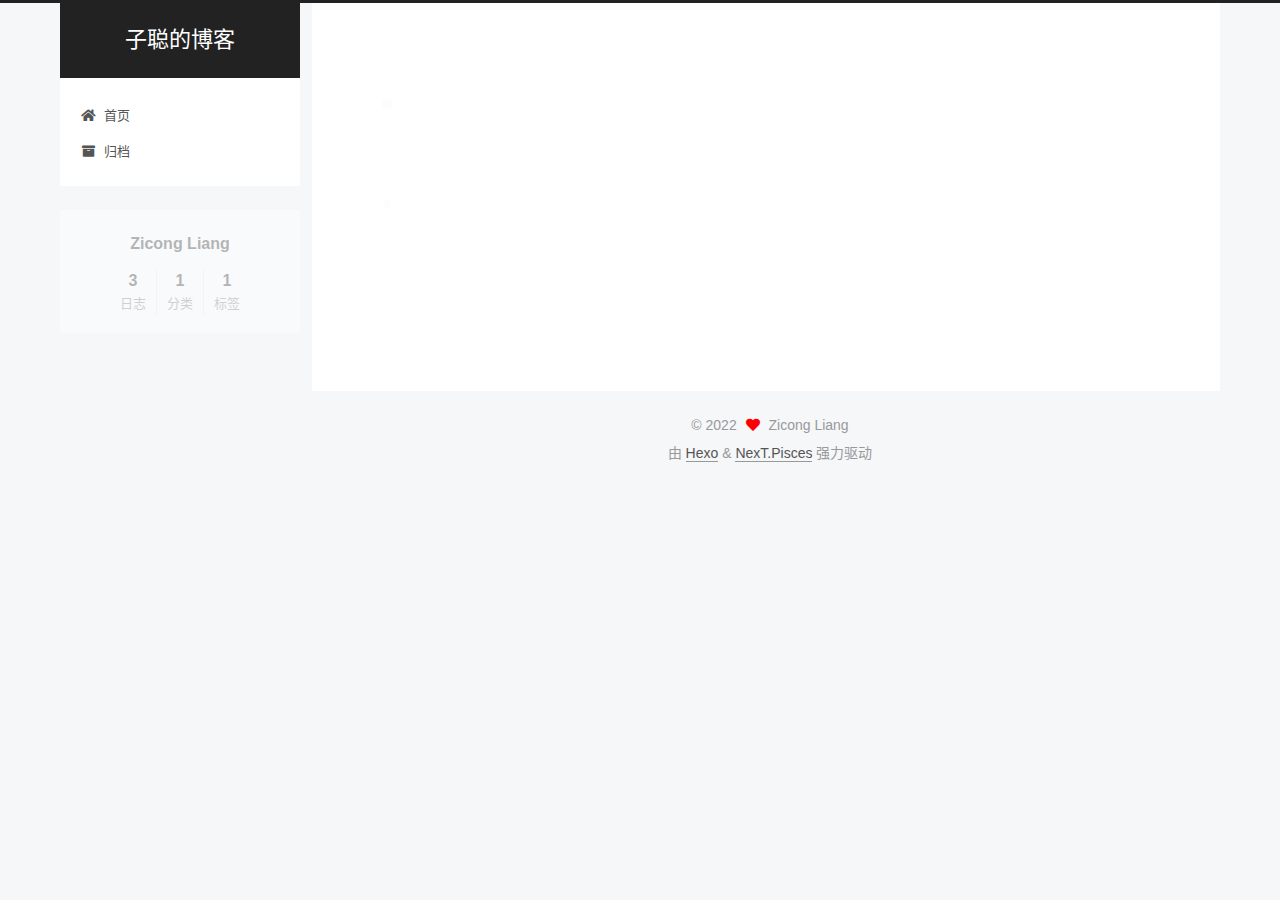
<file: categories/周报/index.html>
<!DOCTYPE html>
<html lang="zh-CN">
<head>
  <meta charset="UTF-8">
<meta name="viewport" content="width=device-width, initial-scale=1, maximum-scale=2">
<meta name="theme-color" content="#222">
<meta name="generator" content="Hexo 6.0.0">
  <link rel="apple-touch-icon" sizes="180x180" href="/images/apple-touch-icon-next.png">
  <link rel="icon" type="image/png" sizes="32x32" href="/images/favicon-32x32-next.png">
  <link rel="icon" type="image/png" sizes="16x16" href="/images/favicon-16x16-next.png">
  <link rel="mask-icon" href="/images/logo.svg" color="#222">

<link rel="stylesheet" href="/css/main.css">


<link rel="stylesheet" href="/lib/font-awesome/css/all.min.css">

<script id="hexo-configurations">
    var NexT = window.NexT || {};
    var CONFIG = {"hostname":"example.com","root":"/","scheme":"Pisces","version":"7.8.0","exturl":false,"sidebar":{"position":"left","display":"post","padding":18,"offset":12,"onmobile":false},"copycode":{"enable":false,"show_result":false,"style":null},"back2top":{"enable":true,"sidebar":false,"scrollpercent":false},"bookmark":{"enable":false,"color":"#222","save":"auto"},"fancybox":false,"mediumzoom":false,"lazyload":false,"pangu":false,"comments":{"style":"tabs","active":null,"storage":true,"lazyload":false,"nav":null},"algolia":{"hits":{"per_page":10},"labels":{"input_placeholder":"Search for Posts","hits_empty":"We didn't find any results for the search: ${query}","hits_stats":"${hits} results found in ${time} ms"}},"localsearch":{"enable":false,"trigger":"auto","top_n_per_article":1,"unescape":false,"preload":false},"motion":{"enable":true,"async":false,"transition":{"post_block":"fadeIn","post_header":"slideDownIn","post_body":"slideDownIn","coll_header":"slideLeftIn","sidebar":"slideUpIn"}}};
  </script>

  <meta property="og:type" content="website">
<meta property="og:title" content="子聪的博客">
<meta property="og:url" content="http://example.com/categories/%E5%91%A8%E6%8A%A5/index.html">
<meta property="og:site_name" content="子聪的博客">
<meta property="og:locale" content="zh_CN">
<meta property="article:author" content="Zicong Liang">
<meta name="twitter:card" content="summary">

<link rel="canonical" href="http://example.com/categories/%E5%91%A8%E6%8A%A5/">


<script id="page-configurations">
  // https://hexo.io/docs/variables.html
  CONFIG.page = {
    sidebar: "",
    isHome : false,
    isPost : false,
    lang   : 'zh-CN'
  };
</script>

  <title>分类: 周报 | 子聪的博客</title>
  






  <noscript>
  <style>
  .use-motion .brand,
  .use-motion .menu-item,
  .sidebar-inner,
  .use-motion .post-block,
  .use-motion .pagination,
  .use-motion .comments,
  .use-motion .post-header,
  .use-motion .post-body,
  .use-motion .collection-header { opacity: initial; }

  .use-motion .site-title,
  .use-motion .site-subtitle {
    opacity: initial;
    top: initial;
  }

  .use-motion .logo-line-before i { left: initial; }
  .use-motion .logo-line-after i { right: initial; }
  </style>
</noscript>

</head>

<body itemscope itemtype="http://schema.org/WebPage">
  <div class="container use-motion">
    <div class="headband"></div>

    <header class="header" itemscope itemtype="http://schema.org/WPHeader">
      <div class="header-inner"><div class="site-brand-container">
  <div class="site-nav-toggle">
    <div class="toggle" aria-label="切换导航栏">
      <span class="toggle-line toggle-line-first"></span>
      <span class="toggle-line toggle-line-middle"></span>
      <span class="toggle-line toggle-line-last"></span>
    </div>
  </div>

  <div class="site-meta">

    <a href="/" class="brand" rel="start">
      <span class="logo-line-before"><i></i></span>
      <h1 class="site-title">子聪的博客</h1>
      <span class="logo-line-after"><i></i></span>
    </a>
  </div>

  <div class="site-nav-right">
    <div class="toggle popup-trigger">
    </div>
  </div>
</div>




<nav class="site-nav">
  <ul id="menu" class="main-menu menu">
        <li class="menu-item menu-item-home">

    <a href="/" rel="section"><i class="fa fa-home fa-fw"></i>首页</a>

  </li>
        <li class="menu-item menu-item-archives">

    <a href="/archives/" rel="section"><i class="fa fa-archive fa-fw"></i>归档</a>

  </li>
  </ul>
</nav>




</div>
    </header>

    
  <div class="back-to-top">
    <i class="fa fa-arrow-up"></i>
    <span>0%</span>
  </div>


    <main class="main">
      <div class="main-inner">
        <div class="content-wrap">
          

          <div class="content category">
            

  
  
  
  <div class="post-block">
    <div class="posts-collapse">
      <div class="collection-title">
        <h2 class="collection-header">周报
          <small>分类</small>
        </h2>
      </div>

      
    <div class="collection-year">
      <span class="collection-header">2022</span>
    </div>

  <article itemscope itemtype="http://schema.org/Article">
    <header class="post-header">

      <div class="post-meta">
        <time itemprop="dateCreated"
              datetime="2022-02-20T21:16:45+08:00"
              content="2022-02-20">
          02-20
        </time>
      </div>

      <div class="post-title">
          <a class="post-title-link" href="/2022/02/20/WeekReport-2022-0220-md/" itemprop="url">
            <span itemprop="name">WeekReport-2022-0220</span>
          </a>
      </div>

    </header>
  </article>

    </div>
  </div>
  
  
  

  



          </div>
          

<script>
  window.addEventListener('tabs:register', () => {
    let { activeClass } = CONFIG.comments;
    if (CONFIG.comments.storage) {
      activeClass = localStorage.getItem('comments_active') || activeClass;
    }
    if (activeClass) {
      let activeTab = document.querySelector(`a[href="#comment-${activeClass}"]`);
      if (activeTab) {
        activeTab.click();
      }
    }
  });
  if (CONFIG.comments.storage) {
    window.addEventListener('tabs:click', event => {
      if (!event.target.matches('.tabs-comment .tab-content .tab-pane')) return;
      let commentClass = event.target.classList[1];
      localStorage.setItem('comments_active', commentClass);
    });
  }
</script>

        </div>
          
  
  <div class="toggle sidebar-toggle">
    <span class="toggle-line toggle-line-first"></span>
    <span class="toggle-line toggle-line-middle"></span>
    <span class="toggle-line toggle-line-last"></span>
  </div>

  <aside class="sidebar">
    <div class="sidebar-inner">

      <ul class="sidebar-nav motion-element">
        <li class="sidebar-nav-toc">
          文章目录
        </li>
        <li class="sidebar-nav-overview">
          站点概览
        </li>
      </ul>

      <!--noindex-->
      <div class="post-toc-wrap sidebar-panel">
      </div>
      <!--/noindex-->

      <div class="site-overview-wrap sidebar-panel">
        <div class="site-author motion-element" itemprop="author" itemscope itemtype="http://schema.org/Person">
  <p class="site-author-name" itemprop="name">Zicong Liang</p>
  <div class="site-description" itemprop="description"></div>
</div>
<div class="site-state-wrap motion-element">
  <nav class="site-state">
      <div class="site-state-item site-state-posts">
          <a href="/archives/">
        
          <span class="site-state-item-count">3</span>
          <span class="site-state-item-name">日志</span>
        </a>
      </div>
      <div class="site-state-item site-state-categories">
        <span class="site-state-item-count">1</span>
        <span class="site-state-item-name">分类</span>
      </div>
      <div class="site-state-item site-state-tags">
        <span class="site-state-item-count">1</span>
        <span class="site-state-item-name">标签</span>
      </div>
  </nav>
</div>



      </div>

    </div>
  </aside>
  <div id="sidebar-dimmer"></div>


      </div>
    </main>

    <footer class="footer">
      <div class="footer-inner">
        

        

<div class="copyright">
  
  &copy; 
  <span itemprop="copyrightYear">2022</span>
  <span class="with-love">
    <i class="fa fa-heart"></i>
  </span>
  <span class="author" itemprop="copyrightHolder">Zicong Liang</span>
</div>
  <div class="powered-by">由 <a href="https://hexo.io/" class="theme-link" rel="noopener" target="_blank">Hexo</a> & <a href="https://pisces.theme-next.org/" class="theme-link" rel="noopener" target="_blank">NexT.Pisces</a> 强力驱动
  </div>

        








      </div>
    </footer>
  </div>

  
  <script src="/lib/anime.min.js"></script>
  <script src="/lib/velocity/velocity.min.js"></script>
  <script src="/lib/velocity/velocity.ui.min.js"></script>

<script src="/js/utils.js"></script>

<script src="/js/motion.js"></script>


<script src="/js/schemes/pisces.js"></script>


<script src="/js/next-boot.js"></script>




  















  

  

</body>
</html>
</file>
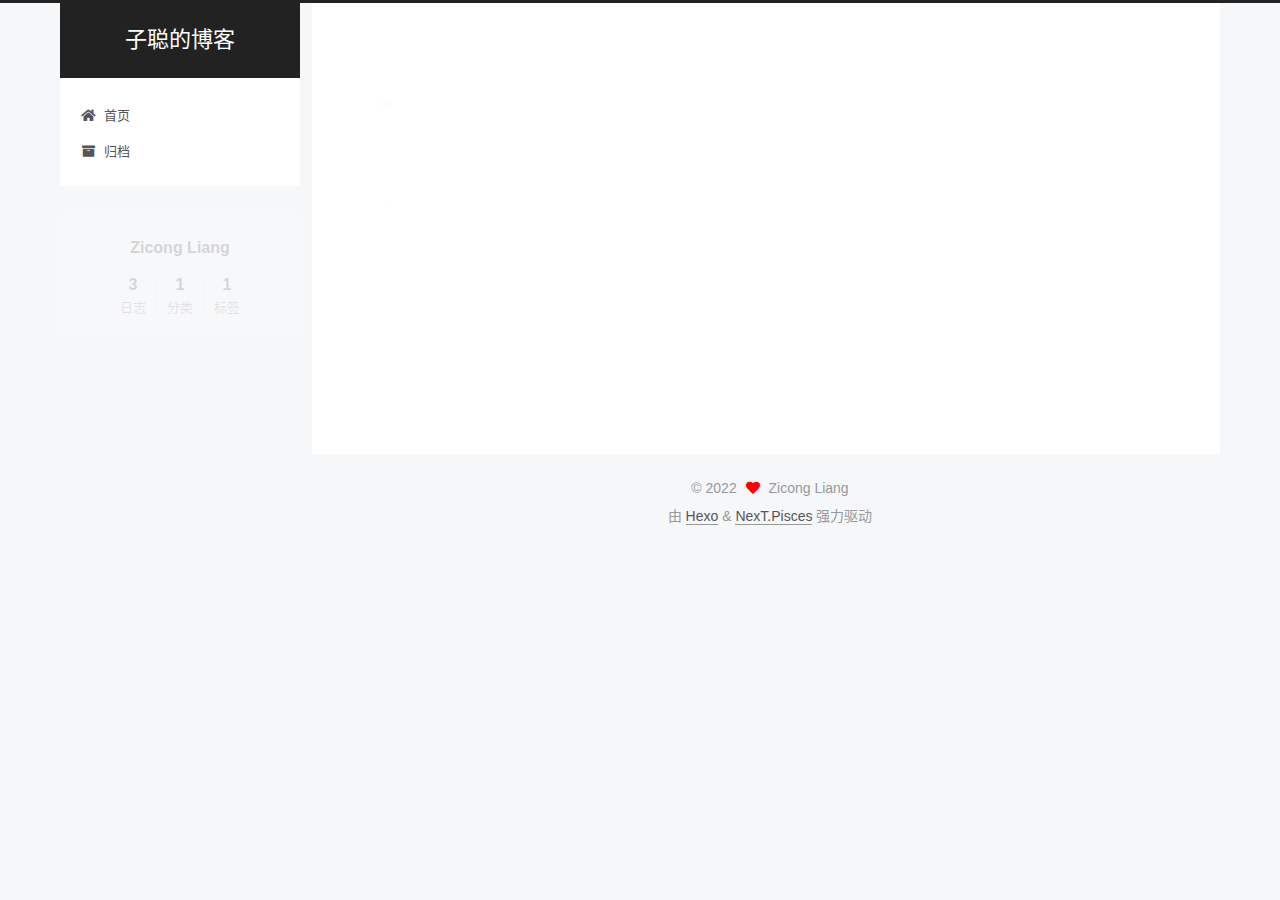
<file: tags/笔记/index.html>
<!DOCTYPE html>
<html lang="zh-CN">
<head>
  <meta charset="UTF-8">
<meta name="viewport" content="width=device-width, initial-scale=1, maximum-scale=2">
<meta name="theme-color" content="#222">
<meta name="generator" content="Hexo 6.0.0">
  <link rel="apple-touch-icon" sizes="180x180" href="/images/apple-touch-icon-next.png">
  <link rel="icon" type="image/png" sizes="32x32" href="/images/favicon-32x32-next.png">
  <link rel="icon" type="image/png" sizes="16x16" href="/images/favicon-16x16-next.png">
  <link rel="mask-icon" href="/images/logo.svg" color="#222">

<link rel="stylesheet" href="/css/main.css">


<link rel="stylesheet" href="/lib/font-awesome/css/all.min.css">

<script id="hexo-configurations">
    var NexT = window.NexT || {};
    var CONFIG = {"hostname":"example.com","root":"/","scheme":"Pisces","version":"7.8.0","exturl":false,"sidebar":{"position":"left","display":"post","padding":18,"offset":12,"onmobile":false},"copycode":{"enable":false,"show_result":false,"style":null},"back2top":{"enable":true,"sidebar":false,"scrollpercent":false},"bookmark":{"enable":false,"color":"#222","save":"auto"},"fancybox":false,"mediumzoom":false,"lazyload":false,"pangu":false,"comments":{"style":"tabs","active":null,"storage":true,"lazyload":false,"nav":null},"algolia":{"hits":{"per_page":10},"labels":{"input_placeholder":"Search for Posts","hits_empty":"We didn't find any results for the search: ${query}","hits_stats":"${hits} results found in ${time} ms"}},"localsearch":{"enable":false,"trigger":"auto","top_n_per_article":1,"unescape":false,"preload":false},"motion":{"enable":true,"async":false,"transition":{"post_block":"fadeIn","post_header":"slideDownIn","post_body":"slideDownIn","coll_header":"slideLeftIn","sidebar":"slideUpIn"}}};
  </script>

  <meta property="og:type" content="website">
<meta property="og:title" content="子聪的博客">
<meta property="og:url" content="http://example.com/tags/%E7%AC%94%E8%AE%B0/index.html">
<meta property="og:site_name" content="子聪的博客">
<meta property="og:locale" content="zh_CN">
<meta property="article:author" content="Zicong Liang">
<meta name="twitter:card" content="summary">

<link rel="canonical" href="http://example.com/tags/%E7%AC%94%E8%AE%B0/">


<script id="page-configurations">
  // https://hexo.io/docs/variables.html
  CONFIG.page = {
    sidebar: "",
    isHome : false,
    isPost : false,
    lang   : 'zh-CN'
  };
</script>

  <title>标签: 笔记 | 子聪的博客</title>
  






  <noscript>
  <style>
  .use-motion .brand,
  .use-motion .menu-item,
  .sidebar-inner,
  .use-motion .post-block,
  .use-motion .pagination,
  .use-motion .comments,
  .use-motion .post-header,
  .use-motion .post-body,
  .use-motion .collection-header { opacity: initial; }

  .use-motion .site-title,
  .use-motion .site-subtitle {
    opacity: initial;
    top: initial;
  }

  .use-motion .logo-line-before i { left: initial; }
  .use-motion .logo-line-after i { right: initial; }
  </style>
</noscript>

</head>

<body itemscope itemtype="http://schema.org/WebPage">
  <div class="container use-motion">
    <div class="headband"></div>

    <header class="header" itemscope itemtype="http://schema.org/WPHeader">
      <div class="header-inner"><div class="site-brand-container">
  <div class="site-nav-toggle">
    <div class="toggle" aria-label="切换导航栏">
      <span class="toggle-line toggle-line-first"></span>
      <span class="toggle-line toggle-line-middle"></span>
      <span class="toggle-line toggle-line-last"></span>
    </div>
  </div>

  <div class="site-meta">

    <a href="/" class="brand" rel="start">
      <span class="logo-line-before"><i></i></span>
      <h1 class="site-title">子聪的博客</h1>
      <span class="logo-line-after"><i></i></span>
    </a>
  </div>

  <div class="site-nav-right">
    <div class="toggle popup-trigger">
    </div>
  </div>
</div>




<nav class="site-nav">
  <ul id="menu" class="main-menu menu">
        <li class="menu-item menu-item-home">

    <a href="/" rel="section"><i class="fa fa-home fa-fw"></i>首页</a>

  </li>
        <li class="menu-item menu-item-archives">

    <a href="/archives/" rel="section"><i class="fa fa-archive fa-fw"></i>归档</a>

  </li>
  </ul>
</nav>




</div>
    </header>

    
  <div class="back-to-top">
    <i class="fa fa-arrow-up"></i>
    <span>0%</span>
  </div>


    <main class="main">
      <div class="main-inner">
        <div class="content-wrap">
          

          <div class="content tag">
            

  
  
  
  <div class="post-block">
    <div class="posts-collapse">
      <div class="collection-title">
        <h2 class="collection-header">笔记
          <small>标签</small>
        </h2>
      </div>

      
    <div class="collection-year">
      <span class="collection-header">2022</span>
    </div>

  <article itemscope itemtype="http://schema.org/Article">
    <header class="post-header">

      <div class="post-meta">
        <time itemprop="dateCreated"
              datetime="2022-02-20T21:16:45+08:00"
              content="2022-02-20">
          02-20
        </time>
      </div>

      <div class="post-title">
          <a class="post-title-link" href="/2022/02/20/WeekReport-2022-0220-md/" itemprop="url">
            <span itemprop="name">WeekReport-2022-0220</span>
          </a>
      </div>

    </header>
  </article>

  <article itemscope itemtype="http://schema.org/Article">
    <header class="post-header">

      <div class="post-meta">
        <time itemprop="dateCreated"
              datetime="2022-02-20T19:43:58+08:00"
              content="2022-02-20">
          02-20
        </time>
      </div>

      <div class="post-title">
          <a class="post-title-link" href="/2022/02/20/c-kfjs%E9%98%85%E8%AF%BB%E7%AC%94%E8%AE%B0/" itemprop="url">
            <span itemprop="name">c++kfjs阅读笔记</span>
          </a>
      </div>

    </header>
  </article>

    </div>
  </div>
  
  
  

  



          </div>
          

<script>
  window.addEventListener('tabs:register', () => {
    let { activeClass } = CONFIG.comments;
    if (CONFIG.comments.storage) {
      activeClass = localStorage.getItem('comments_active') || activeClass;
    }
    if (activeClass) {
      let activeTab = document.querySelector(`a[href="#comment-${activeClass}"]`);
      if (activeTab) {
        activeTab.click();
      }
    }
  });
  if (CONFIG.comments.storage) {
    window.addEventListener('tabs:click', event => {
      if (!event.target.matches('.tabs-comment .tab-content .tab-pane')) return;
      let commentClass = event.target.classList[1];
      localStorage.setItem('comments_active', commentClass);
    });
  }
</script>

        </div>
          
  
  <div class="toggle sidebar-toggle">
    <span class="toggle-line toggle-line-first"></span>
    <span class="toggle-line toggle-line-middle"></span>
    <span class="toggle-line toggle-line-last"></span>
  </div>

  <aside class="sidebar">
    <div class="sidebar-inner">

      <ul class="sidebar-nav motion-element">
        <li class="sidebar-nav-toc">
          文章目录
        </li>
        <li class="sidebar-nav-overview">
          站点概览
        </li>
      </ul>

      <!--noindex-->
      <div class="post-toc-wrap sidebar-panel">
      </div>
      <!--/noindex-->

      <div class="site-overview-wrap sidebar-panel">
        <div class="site-author motion-element" itemprop="author" itemscope itemtype="http://schema.org/Person">
  <p class="site-author-name" itemprop="name">Zicong Liang</p>
  <div class="site-description" itemprop="description"></div>
</div>
<div class="site-state-wrap motion-element">
  <nav class="site-state">
      <div class="site-state-item site-state-posts">
          <a href="/archives/">
        
          <span class="site-state-item-count">3</span>
          <span class="site-state-item-name">日志</span>
        </a>
      </div>
      <div class="site-state-item site-state-categories">
        <span class="site-state-item-count">1</span>
        <span class="site-state-item-name">分类</span>
      </div>
      <div class="site-state-item site-state-tags">
        <span class="site-state-item-count">1</span>
        <span class="site-state-item-name">标签</span>
      </div>
  </nav>
</div>



      </div>

    </div>
  </aside>
  <div id="sidebar-dimmer"></div>


      </div>
    </main>

    <footer class="footer">
      <div class="footer-inner">
        

        

<div class="copyright">
  
  &copy; 
  <span itemprop="copyrightYear">2022</span>
  <span class="with-love">
    <i class="fa fa-heart"></i>
  </span>
  <span class="author" itemprop="copyrightHolder">Zicong Liang</span>
</div>
  <div class="powered-by">由 <a href="https://hexo.io/" class="theme-link" rel="noopener" target="_blank">Hexo</a> & <a href="https://pisces.theme-next.org/" class="theme-link" rel="noopener" target="_blank">NexT.Pisces</a> 强力驱动
  </div>

        








      </div>
    </footer>
  </div>

  
  <script src="/lib/anime.min.js"></script>
  <script src="/lib/velocity/velocity.min.js"></script>
  <script src="/lib/velocity/velocity.ui.min.js"></script>

<script src="/js/utils.js"></script>

<script src="/js/motion.js"></script>


<script src="/js/schemes/pisces.js"></script>


<script src="/js/next-boot.js"></script>




  















  

  

</body>
</html>
</file>
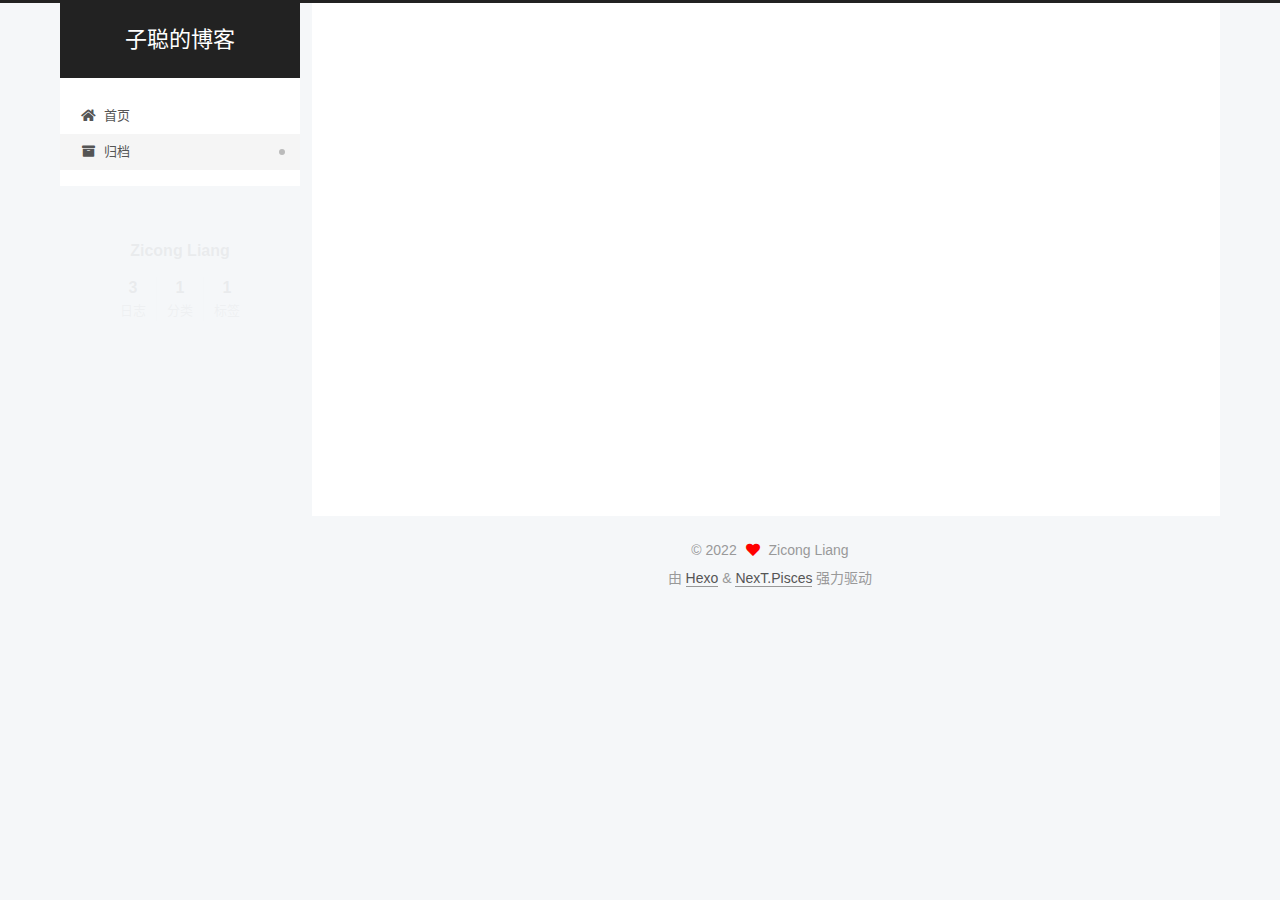
<file: archives/2022/02/index.html>
<!DOCTYPE html>
<html lang="zh-CN">
<head>
  <meta charset="UTF-8">
<meta name="viewport" content="width=device-width, initial-scale=1, maximum-scale=2">
<meta name="theme-color" content="#222">
<meta name="generator" content="Hexo 6.0.0">
  <link rel="apple-touch-icon" sizes="180x180" href="/images/apple-touch-icon-next.png">
  <link rel="icon" type="image/png" sizes="32x32" href="/images/favicon-32x32-next.png">
  <link rel="icon" type="image/png" sizes="16x16" href="/images/favicon-16x16-next.png">
  <link rel="mask-icon" href="/images/logo.svg" color="#222">

<link rel="stylesheet" href="/css/main.css">


<link rel="stylesheet" href="/lib/font-awesome/css/all.min.css">

<script id="hexo-configurations">
    var NexT = window.NexT || {};
    var CONFIG = {"hostname":"example.com","root":"/","scheme":"Pisces","version":"7.8.0","exturl":false,"sidebar":{"position":"left","display":"post","padding":18,"offset":12,"onmobile":false},"copycode":{"enable":false,"show_result":false,"style":null},"back2top":{"enable":true,"sidebar":false,"scrollpercent":false},"bookmark":{"enable":false,"color":"#222","save":"auto"},"fancybox":false,"mediumzoom":false,"lazyload":false,"pangu":false,"comments":{"style":"tabs","active":null,"storage":true,"lazyload":false,"nav":null},"algolia":{"hits":{"per_page":10},"labels":{"input_placeholder":"Search for Posts","hits_empty":"We didn't find any results for the search: ${query}","hits_stats":"${hits} results found in ${time} ms"}},"localsearch":{"enable":false,"trigger":"auto","top_n_per_article":1,"unescape":false,"preload":false},"motion":{"enable":true,"async":false,"transition":{"post_block":"fadeIn","post_header":"slideDownIn","post_body":"slideDownIn","coll_header":"slideLeftIn","sidebar":"slideUpIn"}}};
  </script>

  <meta property="og:type" content="website">
<meta property="og:title" content="子聪的博客">
<meta property="og:url" content="http://example.com/archives/2022/02/index.html">
<meta property="og:site_name" content="子聪的博客">
<meta property="og:locale" content="zh_CN">
<meta property="article:author" content="Zicong Liang">
<meta name="twitter:card" content="summary">

<link rel="canonical" href="http://example.com/archives/2022/02/">


<script id="page-configurations">
  // https://hexo.io/docs/variables.html
  CONFIG.page = {
    sidebar: "",
    isHome : false,
    isPost : false,
    lang   : 'zh-CN'
  };
</script>

  <title>归档 | 子聪的博客</title>
  






  <noscript>
  <style>
  .use-motion .brand,
  .use-motion .menu-item,
  .sidebar-inner,
  .use-motion .post-block,
  .use-motion .pagination,
  .use-motion .comments,
  .use-motion .post-header,
  .use-motion .post-body,
  .use-motion .collection-header { opacity: initial; }

  .use-motion .site-title,
  .use-motion .site-subtitle {
    opacity: initial;
    top: initial;
  }

  .use-motion .logo-line-before i { left: initial; }
  .use-motion .logo-line-after i { right: initial; }
  </style>
</noscript>

</head>

<body itemscope itemtype="http://schema.org/WebPage">
  <div class="container use-motion">
    <div class="headband"></div>

    <header class="header" itemscope itemtype="http://schema.org/WPHeader">
      <div class="header-inner"><div class="site-brand-container">
  <div class="site-nav-toggle">
    <div class="toggle" aria-label="切换导航栏">
      <span class="toggle-line toggle-line-first"></span>
      <span class="toggle-line toggle-line-middle"></span>
      <span class="toggle-line toggle-line-last"></span>
    </div>
  </div>

  <div class="site-meta">

    <a href="/" class="brand" rel="start">
      <span class="logo-line-before"><i></i></span>
      <h1 class="site-title">子聪的博客</h1>
      <span class="logo-line-after"><i></i></span>
    </a>
  </div>

  <div class="site-nav-right">
    <div class="toggle popup-trigger">
    </div>
  </div>
</div>




<nav class="site-nav">
  <ul id="menu" class="main-menu menu">
        <li class="menu-item menu-item-home">

    <a href="/" rel="section"><i class="fa fa-home fa-fw"></i>首页</a>

  </li>
        <li class="menu-item menu-item-archives">

    <a href="/archives/" rel="section"><i class="fa fa-archive fa-fw"></i>归档</a>

  </li>
  </ul>
</nav>




</div>
    </header>

    
  <div class="back-to-top">
    <i class="fa fa-arrow-up"></i>
    <span>0%</span>
  </div>


    <main class="main">
      <div class="main-inner">
        <div class="content-wrap">
          

          <div class="content archive">
            

  
  
  
  <div class="post-block">
    <div class="posts-collapse">
      <div class="collection-title">
        <span class="collection-header">嗯..! 目前共计 3 篇日志。 继续努力。</span>
      </div>

      
    <div class="collection-year">
      <span class="collection-header">2022</span>
    </div>

  <article itemscope itemtype="http://schema.org/Article">
    <header class="post-header">

      <div class="post-meta">
        <time itemprop="dateCreated"
              datetime="2022-02-20T21:16:45+08:00"
              content="2022-02-20">
          02-20
        </time>
      </div>

      <div class="post-title">
          <a class="post-title-link" href="/2022/02/20/WeekReport-2022-0220-md/" itemprop="url">
            <span itemprop="name">WeekReport-2022-0220</span>
          </a>
      </div>

    </header>
  </article>

  <article itemscope itemtype="http://schema.org/Article">
    <header class="post-header">

      <div class="post-meta">
        <time itemprop="dateCreated"
              datetime="2022-02-20T19:43:58+08:00"
              content="2022-02-20">
          02-20
        </time>
      </div>

      <div class="post-title">
          <a class="post-title-link" href="/2022/02/20/c-kfjs%E9%98%85%E8%AF%BB%E7%AC%94%E8%AE%B0/" itemprop="url">
            <span itemprop="name">c++kfjs阅读笔记</span>
          </a>
      </div>

    </header>
  </article>

  <article itemscope itemtype="http://schema.org/Article">
    <header class="post-header">

      <div class="post-meta">
        <time itemprop="dateCreated"
              datetime="2022-02-19T21:19:43+08:00"
              content="2022-02-19">
          02-19
        </time>
      </div>

      <div class="post-title">
          <a class="post-title-link" href="/2022/02/19/hello-world/" itemprop="url">
            <span itemprop="name">Hello World</span>
          </a>
      </div>

    </header>
  </article>


    </div>
  </div>
  
  
  

  



          </div>
          

<script>
  window.addEventListener('tabs:register', () => {
    let { activeClass } = CONFIG.comments;
    if (CONFIG.comments.storage) {
      activeClass = localStorage.getItem('comments_active') || activeClass;
    }
    if (activeClass) {
      let activeTab = document.querySelector(`a[href="#comment-${activeClass}"]`);
      if (activeTab) {
        activeTab.click();
      }
    }
  });
  if (CONFIG.comments.storage) {
    window.addEventListener('tabs:click', event => {
      if (!event.target.matches('.tabs-comment .tab-content .tab-pane')) return;
      let commentClass = event.target.classList[1];
      localStorage.setItem('comments_active', commentClass);
    });
  }
</script>

        </div>
          
  
  <div class="toggle sidebar-toggle">
    <span class="toggle-line toggle-line-first"></span>
    <span class="toggle-line toggle-line-middle"></span>
    <span class="toggle-line toggle-line-last"></span>
  </div>

  <aside class="sidebar">
    <div class="sidebar-inner">

      <ul class="sidebar-nav motion-element">
        <li class="sidebar-nav-toc">
          文章目录
        </li>
        <li class="sidebar-nav-overview">
          站点概览
        </li>
      </ul>

      <!--noindex-->
      <div class="post-toc-wrap sidebar-panel">
      </div>
      <!--/noindex-->

      <div class="site-overview-wrap sidebar-panel">
        <div class="site-author motion-element" itemprop="author" itemscope itemtype="http://schema.org/Person">
  <p class="site-author-name" itemprop="name">Zicong Liang</p>
  <div class="site-description" itemprop="description"></div>
</div>
<div class="site-state-wrap motion-element">
  <nav class="site-state">
      <div class="site-state-item site-state-posts">
          <a href="/archives/">
        
          <span class="site-state-item-count">3</span>
          <span class="site-state-item-name">日志</span>
        </a>
      </div>
      <div class="site-state-item site-state-categories">
        <span class="site-state-item-count">1</span>
        <span class="site-state-item-name">分类</span>
      </div>
      <div class="site-state-item site-state-tags">
        <span class="site-state-item-count">1</span>
        <span class="site-state-item-name">标签</span>
      </div>
  </nav>
</div>



      </div>

    </div>
  </aside>
  <div id="sidebar-dimmer"></div>


      </div>
    </main>

    <footer class="footer">
      <div class="footer-inner">
        

        

<div class="copyright">
  
  &copy; 
  <span itemprop="copyrightYear">2022</span>
  <span class="with-love">
    <i class="fa fa-heart"></i>
  </span>
  <span class="author" itemprop="copyrightHolder">Zicong Liang</span>
</div>
  <div class="powered-by">由 <a href="https://hexo.io/" class="theme-link" rel="noopener" target="_blank">Hexo</a> & <a href="https://pisces.theme-next.org/" class="theme-link" rel="noopener" target="_blank">NexT.Pisces</a> 强力驱动
  </div>

        








      </div>
    </footer>
  </div>

  
  <script src="/lib/anime.min.js"></script>
  <script src="/lib/velocity/velocity.min.js"></script>
  <script src="/lib/velocity/velocity.ui.min.js"></script>

<script src="/js/utils.js"></script>

<script src="/js/motion.js"></script>


<script src="/js/schemes/pisces.js"></script>


<script src="/js/next-boot.js"></script>




  















  

  

</body>
</html>
</file>
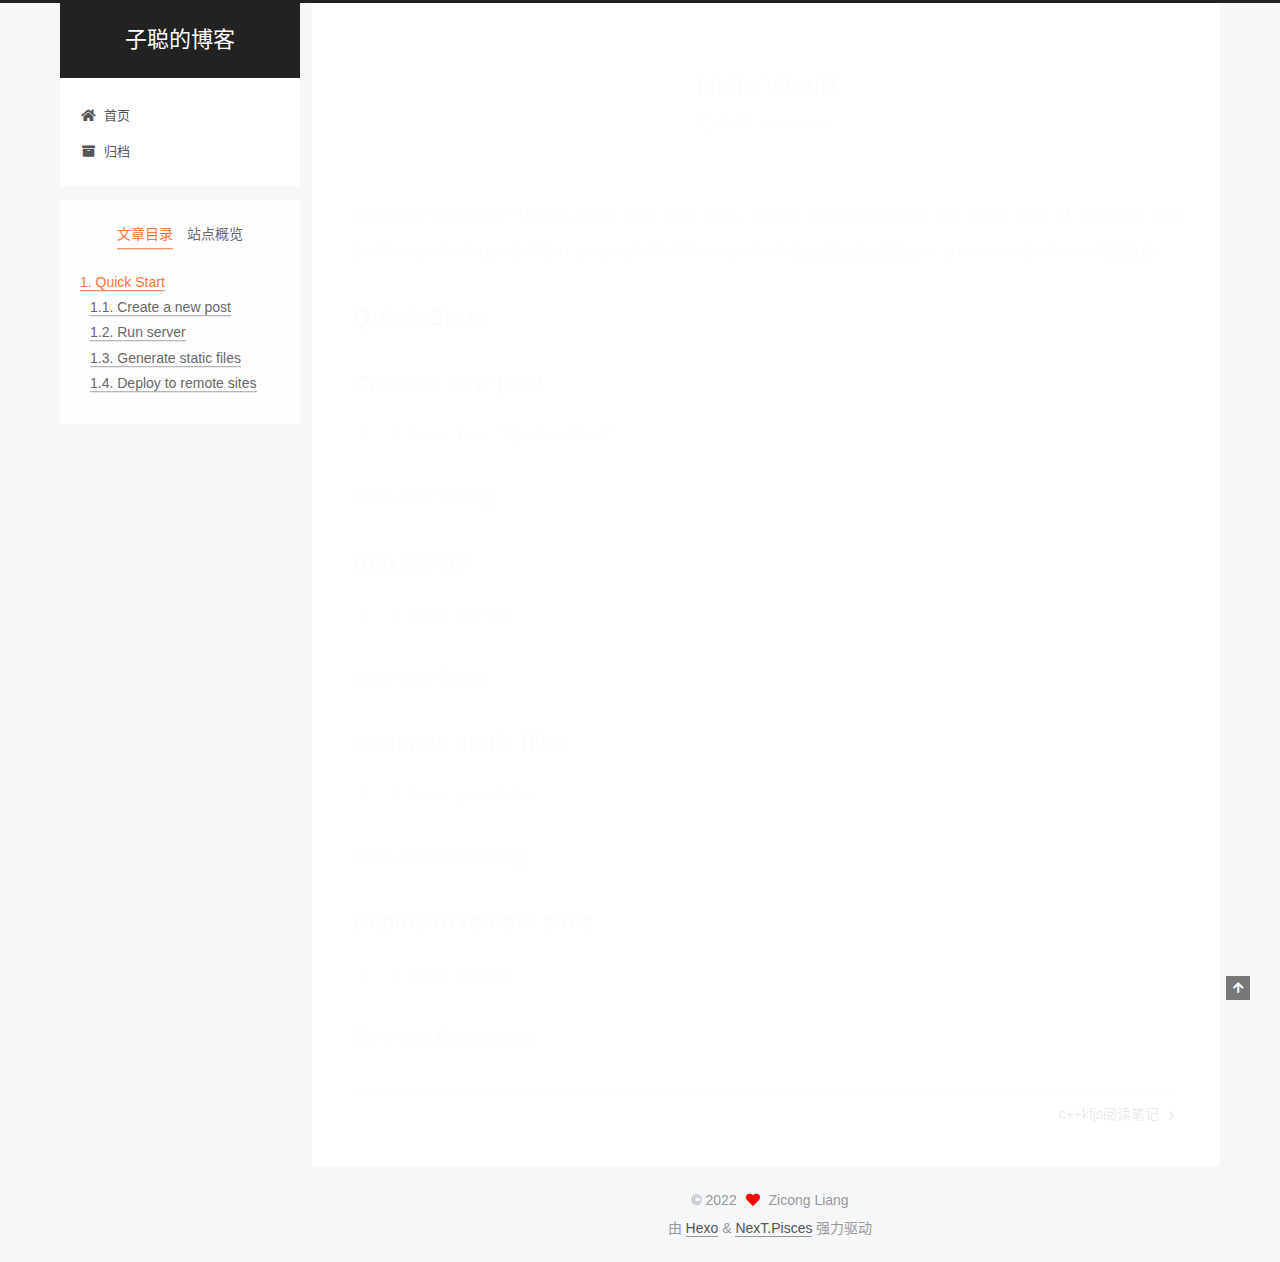
<file: 2022/02/19/hello-world/index.html>
<!DOCTYPE html>
<html lang="zh-CN">
<head>
  <meta charset="UTF-8">
<meta name="viewport" content="width=device-width, initial-scale=1, maximum-scale=2">
<meta name="theme-color" content="#222">
<meta name="generator" content="Hexo 6.0.0">
  <link rel="apple-touch-icon" sizes="180x180" href="/images/apple-touch-icon-next.png">
  <link rel="icon" type="image/png" sizes="32x32" href="/images/favicon-32x32-next.png">
  <link rel="icon" type="image/png" sizes="16x16" href="/images/favicon-16x16-next.png">
  <link rel="mask-icon" href="/images/logo.svg" color="#222">

<link rel="stylesheet" href="/css/main.css">


<link rel="stylesheet" href="/lib/font-awesome/css/all.min.css">

<script id="hexo-configurations">
    var NexT = window.NexT || {};
    var CONFIG = {"hostname":"example.com","root":"/","scheme":"Pisces","version":"7.8.0","exturl":false,"sidebar":{"position":"left","display":"post","padding":18,"offset":12,"onmobile":false},"copycode":{"enable":false,"show_result":false,"style":null},"back2top":{"enable":true,"sidebar":false,"scrollpercent":false},"bookmark":{"enable":false,"color":"#222","save":"auto"},"fancybox":false,"mediumzoom":false,"lazyload":false,"pangu":false,"comments":{"style":"tabs","active":null,"storage":true,"lazyload":false,"nav":null},"algolia":{"hits":{"per_page":10},"labels":{"input_placeholder":"Search for Posts","hits_empty":"We didn't find any results for the search: ${query}","hits_stats":"${hits} results found in ${time} ms"}},"localsearch":{"enable":false,"trigger":"auto","top_n_per_article":1,"unescape":false,"preload":false},"motion":{"enable":true,"async":false,"transition":{"post_block":"fadeIn","post_header":"slideDownIn","post_body":"slideDownIn","coll_header":"slideLeftIn","sidebar":"slideUpIn"}}};
  </script>

  <meta name="description" content="Welcome to Hexo! This is your very first post. Check documentation for more info. If you get any problems when using Hexo, you can find the answer in troubleshooting or you can ask me on GitHub. Quick">
<meta property="og:type" content="article">
<meta property="og:title" content="Hello World">
<meta property="og:url" content="http://example.com/2022/02/19/hello-world/index.html">
<meta property="og:site_name" content="子聪的博客">
<meta property="og:description" content="Welcome to Hexo! This is your very first post. Check documentation for more info. If you get any problems when using Hexo, you can find the answer in troubleshooting or you can ask me on GitHub. Quick">
<meta property="og:locale" content="zh_CN">
<meta property="article:published_time" content="2022-02-19T13:19:43.451Z">
<meta property="article:modified_time" content="2022-02-19T13:19:43.451Z">
<meta property="article:author" content="Zicong Liang">
<meta name="twitter:card" content="summary">

<link rel="canonical" href="http://example.com/2022/02/19/hello-world/">


<script id="page-configurations">
  // https://hexo.io/docs/variables.html
  CONFIG.page = {
    sidebar: "",
    isHome : false,
    isPost : true,
    lang   : 'zh-CN'
  };
</script>

  <title>Hello World | 子聪的博客</title>
  






  <noscript>
  <style>
  .use-motion .brand,
  .use-motion .menu-item,
  .sidebar-inner,
  .use-motion .post-block,
  .use-motion .pagination,
  .use-motion .comments,
  .use-motion .post-header,
  .use-motion .post-body,
  .use-motion .collection-header { opacity: initial; }

  .use-motion .site-title,
  .use-motion .site-subtitle {
    opacity: initial;
    top: initial;
  }

  .use-motion .logo-line-before i { left: initial; }
  .use-motion .logo-line-after i { right: initial; }
  </style>
</noscript>

</head>

<body itemscope itemtype="http://schema.org/WebPage">
  <div class="container use-motion">
    <div class="headband"></div>

    <header class="header" itemscope itemtype="http://schema.org/WPHeader">
      <div class="header-inner"><div class="site-brand-container">
  <div class="site-nav-toggle">
    <div class="toggle" aria-label="切换导航栏">
      <span class="toggle-line toggle-line-first"></span>
      <span class="toggle-line toggle-line-middle"></span>
      <span class="toggle-line toggle-line-last"></span>
    </div>
  </div>

  <div class="site-meta">

    <a href="/" class="brand" rel="start">
      <span class="logo-line-before"><i></i></span>
      <h1 class="site-title">子聪的博客</h1>
      <span class="logo-line-after"><i></i></span>
    </a>
  </div>

  <div class="site-nav-right">
    <div class="toggle popup-trigger">
    </div>
  </div>
</div>




<nav class="site-nav">
  <ul id="menu" class="main-menu menu">
        <li class="menu-item menu-item-home">

    <a href="/" rel="section"><i class="fa fa-home fa-fw"></i>首页</a>

  </li>
        <li class="menu-item menu-item-archives">

    <a href="/archives/" rel="section"><i class="fa fa-archive fa-fw"></i>归档</a>

  </li>
  </ul>
</nav>




</div>
    </header>

    
  <div class="back-to-top">
    <i class="fa fa-arrow-up"></i>
    <span>0%</span>
  </div>


    <main class="main">
      <div class="main-inner">
        <div class="content-wrap">
          

          <div class="content post posts-expand">
            

    
  
  
  <article itemscope itemtype="http://schema.org/Article" class="post-block" lang="zh-CN">
    <link itemprop="mainEntityOfPage" href="http://example.com/2022/02/19/hello-world/">

    <span hidden itemprop="author" itemscope itemtype="http://schema.org/Person">
      <meta itemprop="image" content="/images/avatar.gif">
      <meta itemprop="name" content="Zicong Liang">
      <meta itemprop="description" content="">
    </span>

    <span hidden itemprop="publisher" itemscope itemtype="http://schema.org/Organization">
      <meta itemprop="name" content="子聪的博客">
    </span>
      <header class="post-header">
        <h1 class="post-title" itemprop="name headline">
          Hello World
        </h1>

        <div class="post-meta">
            <span class="post-meta-item">
              <span class="post-meta-item-icon">
                <i class="far fa-calendar"></i>
              </span>
              <span class="post-meta-item-text">发表于</span>

              <time title="创建时间：2022-02-19 21:19:43" itemprop="dateCreated datePublished" datetime="2022-02-19T21:19:43+08:00">2022-02-19</time>
            </span>

          

        </div>
      </header>

    
    
    
    <div class="post-body" itemprop="articleBody">

      
        <p>Welcome to <a target="_blank" rel="noopener" href="https://hexo.io/">Hexo</a>! This is your very first post. Check <a target="_blank" rel="noopener" href="https://hexo.io/docs/">documentation</a> for more info. If you get any problems when using Hexo, you can find the answer in <a target="_blank" rel="noopener" href="https://hexo.io/docs/troubleshooting.html">troubleshooting</a> or you can ask me on <a target="_blank" rel="noopener" href="https://github.com/hexojs/hexo/issues">GitHub</a>.</p>
<h2 id="Quick-Start"><a href="#Quick-Start" class="headerlink" title="Quick Start"></a>Quick Start</h2><h3 id="Create-a-new-post"><a href="#Create-a-new-post" class="headerlink" title="Create a new post"></a>Create a new post</h3><figure class="highlight bash"><table><tr><td class="gutter"><pre><span class="line">1</span><br></pre></td><td class="code"><pre><span class="line">$ hexo new <span class="string">&quot;My New Post&quot;</span></span><br></pre></td></tr></table></figure>

<p>More info: <a target="_blank" rel="noopener" href="https://hexo.io/docs/writing.html">Writing</a></p>
<h3 id="Run-server"><a href="#Run-server" class="headerlink" title="Run server"></a>Run server</h3><figure class="highlight bash"><table><tr><td class="gutter"><pre><span class="line">1</span><br></pre></td><td class="code"><pre><span class="line">$ hexo server</span><br></pre></td></tr></table></figure>

<p>More info: <a target="_blank" rel="noopener" href="https://hexo.io/docs/server.html">Server</a></p>
<h3 id="Generate-static-files"><a href="#Generate-static-files" class="headerlink" title="Generate static files"></a>Generate static files</h3><figure class="highlight bash"><table><tr><td class="gutter"><pre><span class="line">1</span><br></pre></td><td class="code"><pre><span class="line">$ hexo generate</span><br></pre></td></tr></table></figure>

<p>More info: <a target="_blank" rel="noopener" href="https://hexo.io/docs/generating.html">Generating</a></p>
<h3 id="Deploy-to-remote-sites"><a href="#Deploy-to-remote-sites" class="headerlink" title="Deploy to remote sites"></a>Deploy to remote sites</h3><figure class="highlight bash"><table><tr><td class="gutter"><pre><span class="line">1</span><br></pre></td><td class="code"><pre><span class="line">$ hexo deploy</span><br></pre></td></tr></table></figure>

<p>More info: <a target="_blank" rel="noopener" href="https://hexo.io/docs/one-command-deployment.html">Deployment</a></p>

    </div>

    
    
    

      <footer class="post-footer">

        


        
    <div class="post-nav">
      <div class="post-nav-item"></div>
      <div class="post-nav-item">
    <a href="/2022/02/20/c-kfjs%E9%98%85%E8%AF%BB%E7%AC%94%E8%AE%B0/" rel="next" title="c++kfjs阅读笔记">
      c++kfjs阅读笔记 <i class="fa fa-chevron-right"></i>
    </a></div>
    </div>
      </footer>
    
  </article>
  
  
  



          </div>
          

<script>
  window.addEventListener('tabs:register', () => {
    let { activeClass } = CONFIG.comments;
    if (CONFIG.comments.storage) {
      activeClass = localStorage.getItem('comments_active') || activeClass;
    }
    if (activeClass) {
      let activeTab = document.querySelector(`a[href="#comment-${activeClass}"]`);
      if (activeTab) {
        activeTab.click();
      }
    }
  });
  if (CONFIG.comments.storage) {
    window.addEventListener('tabs:click', event => {
      if (!event.target.matches('.tabs-comment .tab-content .tab-pane')) return;
      let commentClass = event.target.classList[1];
      localStorage.setItem('comments_active', commentClass);
    });
  }
</script>

        </div>
          
  
  <div class="toggle sidebar-toggle">
    <span class="toggle-line toggle-line-first"></span>
    <span class="toggle-line toggle-line-middle"></span>
    <span class="toggle-line toggle-line-last"></span>
  </div>

  <aside class="sidebar">
    <div class="sidebar-inner">

      <ul class="sidebar-nav motion-element">
        <li class="sidebar-nav-toc">
          文章目录
        </li>
        <li class="sidebar-nav-overview">
          站点概览
        </li>
      </ul>

      <!--noindex-->
      <div class="post-toc-wrap sidebar-panel">
          <div class="post-toc motion-element"><ol class="nav"><li class="nav-item nav-level-2"><a class="nav-link" href="#Quick-Start"><span class="nav-number">1.</span> <span class="nav-text">Quick Start</span></a><ol class="nav-child"><li class="nav-item nav-level-3"><a class="nav-link" href="#Create-a-new-post"><span class="nav-number">1.1.</span> <span class="nav-text">Create a new post</span></a></li><li class="nav-item nav-level-3"><a class="nav-link" href="#Run-server"><span class="nav-number">1.2.</span> <span class="nav-text">Run server</span></a></li><li class="nav-item nav-level-3"><a class="nav-link" href="#Generate-static-files"><span class="nav-number">1.3.</span> <span class="nav-text">Generate static files</span></a></li><li class="nav-item nav-level-3"><a class="nav-link" href="#Deploy-to-remote-sites"><span class="nav-number">1.4.</span> <span class="nav-text">Deploy to remote sites</span></a></li></ol></li></ol></div>
      </div>
      <!--/noindex-->

      <div class="site-overview-wrap sidebar-panel">
        <div class="site-author motion-element" itemprop="author" itemscope itemtype="http://schema.org/Person">
  <p class="site-author-name" itemprop="name">Zicong Liang</p>
  <div class="site-description" itemprop="description"></div>
</div>
<div class="site-state-wrap motion-element">
  <nav class="site-state">
      <div class="site-state-item site-state-posts">
          <a href="/archives/">
        
          <span class="site-state-item-count">2</span>
          <span class="site-state-item-name">日志</span>
        </a>
      </div>
      <div class="site-state-item site-state-tags">
        <span class="site-state-item-count">1</span>
        <span class="site-state-item-name">标签</span>
      </div>
  </nav>
</div>



      </div>

    </div>
  </aside>
  <div id="sidebar-dimmer"></div>


      </div>
    </main>

    <footer class="footer">
      <div class="footer-inner">
        

        

<div class="copyright">
  
  &copy; 
  <span itemprop="copyrightYear">2022</span>
  <span class="with-love">
    <i class="fa fa-heart"></i>
  </span>
  <span class="author" itemprop="copyrightHolder">Zicong Liang</span>
</div>
  <div class="powered-by">由 <a href="https://hexo.io/" class="theme-link" rel="noopener" target="_blank">Hexo</a> & <a href="https://pisces.theme-next.org/" class="theme-link" rel="noopener" target="_blank">NexT.Pisces</a> 强力驱动
  </div>

        








      </div>
    </footer>
  </div>

  
  <script src="/lib/anime.min.js"></script>
  <script src="/lib/velocity/velocity.min.js"></script>
  <script src="/lib/velocity/velocity.ui.min.js"></script>

<script src="/js/utils.js"></script>

<script src="/js/motion.js"></script>


<script src="/js/schemes/pisces.js"></script>


<script src="/js/next-boot.js"></script>




  















  

  

</body>
</html>
</file>
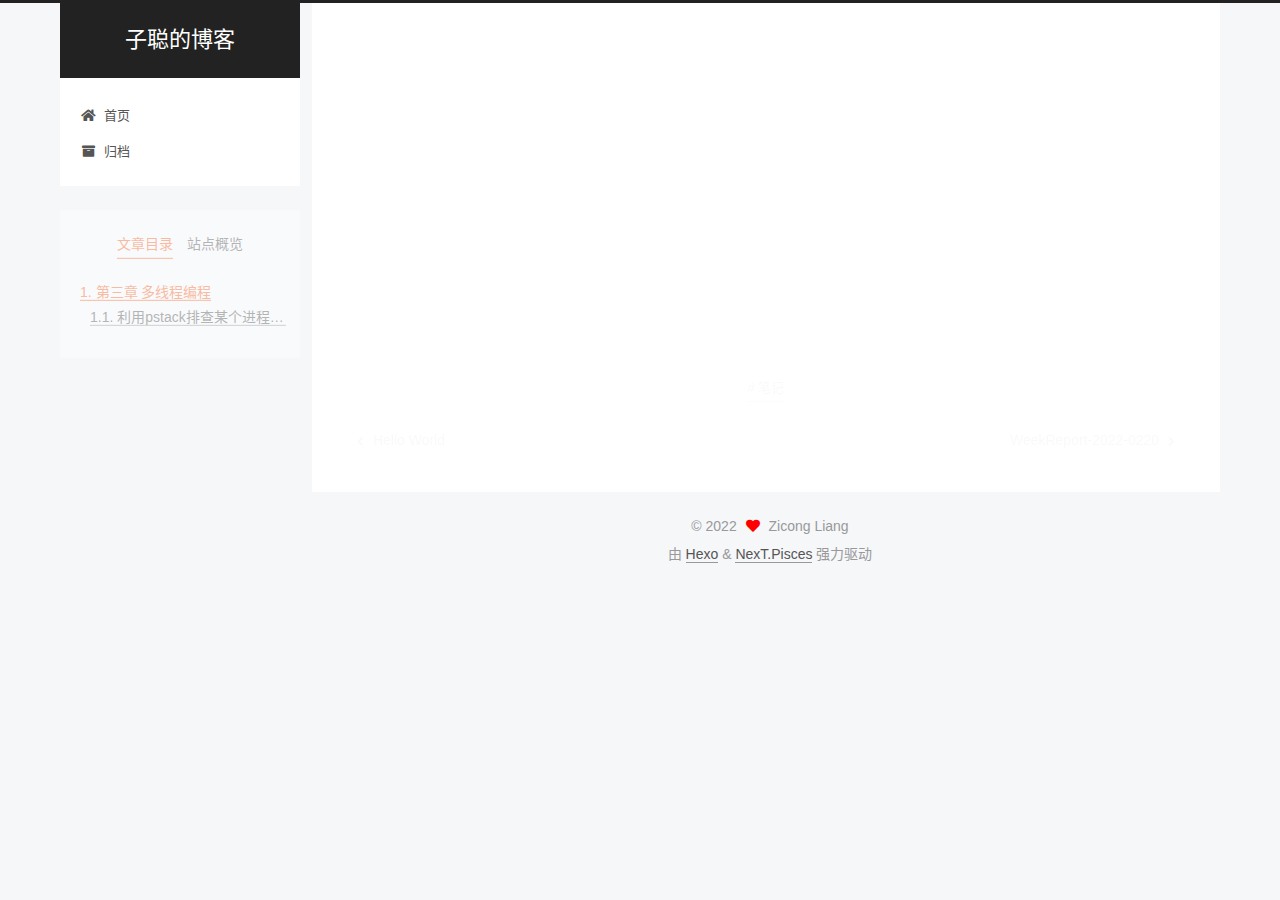
<file: 2022/02/20/c-kfjs阅读笔记/index.html>
<!DOCTYPE html>
<html lang="zh-CN">
<head>
  <meta charset="UTF-8">
<meta name="viewport" content="width=device-width, initial-scale=1, maximum-scale=2">
<meta name="theme-color" content="#222">
<meta name="generator" content="Hexo 6.0.0">
  <link rel="apple-touch-icon" sizes="180x180" href="/images/apple-touch-icon-next.png">
  <link rel="icon" type="image/png" sizes="32x32" href="/images/favicon-32x32-next.png">
  <link rel="icon" type="image/png" sizes="16x16" href="/images/favicon-16x16-next.png">
  <link rel="mask-icon" href="/images/logo.svg" color="#222">

<link rel="stylesheet" href="/css/main.css">


<link rel="stylesheet" href="/lib/font-awesome/css/all.min.css">

<script id="hexo-configurations">
    var NexT = window.NexT || {};
    var CONFIG = {"hostname":"example.com","root":"/","scheme":"Pisces","version":"7.8.0","exturl":false,"sidebar":{"position":"left","display":"post","padding":18,"offset":12,"onmobile":false},"copycode":{"enable":false,"show_result":false,"style":null},"back2top":{"enable":true,"sidebar":false,"scrollpercent":false},"bookmark":{"enable":false,"color":"#222","save":"auto"},"fancybox":false,"mediumzoom":false,"lazyload":false,"pangu":false,"comments":{"style":"tabs","active":null,"storage":true,"lazyload":false,"nav":null},"algolia":{"hits":{"per_page":10},"labels":{"input_placeholder":"Search for Posts","hits_empty":"We didn't find any results for the search: ${query}","hits_stats":"${hits} results found in ${time} ms"}},"localsearch":{"enable":false,"trigger":"auto","top_n_per_article":1,"unescape":false,"preload":false},"motion":{"enable":true,"async":false,"transition":{"post_block":"fadeIn","post_header":"slideDownIn","post_body":"slideDownIn","coll_header":"slideLeftIn","sidebar":"slideUpIn"}}};
  </script>

  <meta name="description" content="第三章 多线程编程利用pstack排查某个进程CPU使用率过高">
<meta property="og:type" content="article">
<meta property="og:title" content="c++kfjs阅读笔记">
<meta property="og:url" content="http://example.com/2022/02/20/c-kfjs%E9%98%85%E8%AF%BB%E7%AC%94%E8%AE%B0/index.html">
<meta property="og:site_name" content="子聪的博客">
<meta property="og:description" content="第三章 多线程编程利用pstack排查某个进程CPU使用率过高">
<meta property="og:locale" content="zh_CN">
<meta property="article:published_time" content="2022-02-20T11:43:58.000Z">
<meta property="article:modified_time" content="2022-02-20T13:22:09.372Z">
<meta property="article:author" content="Zicong Liang">
<meta property="article:tag" content="笔记">
<meta name="twitter:card" content="summary">

<link rel="canonical" href="http://example.com/2022/02/20/c-kfjs%E9%98%85%E8%AF%BB%E7%AC%94%E8%AE%B0/">


<script id="page-configurations">
  // https://hexo.io/docs/variables.html
  CONFIG.page = {
    sidebar: "",
    isHome : false,
    isPost : true,
    lang   : 'zh-CN'
  };
</script>

  <title>c++kfjs阅读笔记 | 子聪的博客</title>
  






  <noscript>
  <style>
  .use-motion .brand,
  .use-motion .menu-item,
  .sidebar-inner,
  .use-motion .post-block,
  .use-motion .pagination,
  .use-motion .comments,
  .use-motion .post-header,
  .use-motion .post-body,
  .use-motion .collection-header { opacity: initial; }

  .use-motion .site-title,
  .use-motion .site-subtitle {
    opacity: initial;
    top: initial;
  }

  .use-motion .logo-line-before i { left: initial; }
  .use-motion .logo-line-after i { right: initial; }
  </style>
</noscript>

</head>

<body itemscope itemtype="http://schema.org/WebPage">
  <div class="container use-motion">
    <div class="headband"></div>

    <header class="header" itemscope itemtype="http://schema.org/WPHeader">
      <div class="header-inner"><div class="site-brand-container">
  <div class="site-nav-toggle">
    <div class="toggle" aria-label="切换导航栏">
      <span class="toggle-line toggle-line-first"></span>
      <span class="toggle-line toggle-line-middle"></span>
      <span class="toggle-line toggle-line-last"></span>
    </div>
  </div>

  <div class="site-meta">

    <a href="/" class="brand" rel="start">
      <span class="logo-line-before"><i></i></span>
      <h1 class="site-title">子聪的博客</h1>
      <span class="logo-line-after"><i></i></span>
    </a>
  </div>

  <div class="site-nav-right">
    <div class="toggle popup-trigger">
    </div>
  </div>
</div>




<nav class="site-nav">
  <ul id="menu" class="main-menu menu">
        <li class="menu-item menu-item-home">

    <a href="/" rel="section"><i class="fa fa-home fa-fw"></i>首页</a>

  </li>
        <li class="menu-item menu-item-archives">

    <a href="/archives/" rel="section"><i class="fa fa-archive fa-fw"></i>归档</a>

  </li>
  </ul>
</nav>




</div>
    </header>

    
  <div class="back-to-top">
    <i class="fa fa-arrow-up"></i>
    <span>0%</span>
  </div>


    <main class="main">
      <div class="main-inner">
        <div class="content-wrap">
          

          <div class="content post posts-expand">
            

    
  
  
  <article itemscope itemtype="http://schema.org/Article" class="post-block" lang="zh-CN">
    <link itemprop="mainEntityOfPage" href="http://example.com/2022/02/20/c-kfjs%E9%98%85%E8%AF%BB%E7%AC%94%E8%AE%B0/">

    <span hidden itemprop="author" itemscope itemtype="http://schema.org/Person">
      <meta itemprop="image" content="/images/avatar.gif">
      <meta itemprop="name" content="Zicong Liang">
      <meta itemprop="description" content="">
    </span>

    <span hidden itemprop="publisher" itemscope itemtype="http://schema.org/Organization">
      <meta itemprop="name" content="子聪的博客">
    </span>
      <header class="post-header">
        <h1 class="post-title" itemprop="name headline">
          c++kfjs阅读笔记
        </h1>

        <div class="post-meta">
            <span class="post-meta-item">
              <span class="post-meta-item-icon">
                <i class="far fa-calendar"></i>
              </span>
              <span class="post-meta-item-text">发表于</span>
              

              <time title="创建时间：2022-02-20 19:43:58 / 修改时间：21:22:09" itemprop="dateCreated datePublished" datetime="2022-02-20T19:43:58+08:00">2022-02-20</time>
            </span>

          

        </div>
      </header>

    
    
    
    <div class="post-body" itemprop="articleBody">

      
        <h1 id="第三章-多线程编程"><a href="#第三章-多线程编程" class="headerlink" title="第三章 多线程编程"></a>第三章 多线程编程</h1><h2 id="利用pstack排查某个进程CPU使用率过高"><a href="#利用pstack排查某个进程CPU使用率过高" class="headerlink" title="利用pstack排查某个进程CPU使用率过高"></a>利用pstack排查某个进程CPU使用率过高</h2>
    </div>

    
    
    

      <footer class="post-footer">
          <div class="post-tags">
              <a href="/tags/%E7%AC%94%E8%AE%B0/" rel="tag"># 笔记</a>
          </div>

        


        
    <div class="post-nav">
      <div class="post-nav-item">
    <a href="/2022/02/19/hello-world/" rel="prev" title="Hello World">
      <i class="fa fa-chevron-left"></i> Hello World
    </a></div>
      <div class="post-nav-item">
    <a href="/2022/02/20/WeekReport-2022-0220-md/" rel="next" title="WeekReport-2022-0220">
      WeekReport-2022-0220 <i class="fa fa-chevron-right"></i>
    </a></div>
    </div>
      </footer>
    
  </article>
  
  
  



          </div>
          

<script>
  window.addEventListener('tabs:register', () => {
    let { activeClass } = CONFIG.comments;
    if (CONFIG.comments.storage) {
      activeClass = localStorage.getItem('comments_active') || activeClass;
    }
    if (activeClass) {
      let activeTab = document.querySelector(`a[href="#comment-${activeClass}"]`);
      if (activeTab) {
        activeTab.click();
      }
    }
  });
  if (CONFIG.comments.storage) {
    window.addEventListener('tabs:click', event => {
      if (!event.target.matches('.tabs-comment .tab-content .tab-pane')) return;
      let commentClass = event.target.classList[1];
      localStorage.setItem('comments_active', commentClass);
    });
  }
</script>

        </div>
          
  
  <div class="toggle sidebar-toggle">
    <span class="toggle-line toggle-line-first"></span>
    <span class="toggle-line toggle-line-middle"></span>
    <span class="toggle-line toggle-line-last"></span>
  </div>

  <aside class="sidebar">
    <div class="sidebar-inner">

      <ul class="sidebar-nav motion-element">
        <li class="sidebar-nav-toc">
          文章目录
        </li>
        <li class="sidebar-nav-overview">
          站点概览
        </li>
      </ul>

      <!--noindex-->
      <div class="post-toc-wrap sidebar-panel">
          <div class="post-toc motion-element"><ol class="nav"><li class="nav-item nav-level-1"><a class="nav-link" href="#%E7%AC%AC%E4%B8%89%E7%AB%A0-%E5%A4%9A%E7%BA%BF%E7%A8%8B%E7%BC%96%E7%A8%8B"><span class="nav-number">1.</span> <span class="nav-text">第三章 多线程编程</span></a><ol class="nav-child"><li class="nav-item nav-level-2"><a class="nav-link" href="#%E5%88%A9%E7%94%A8pstack%E6%8E%92%E6%9F%A5%E6%9F%90%E4%B8%AA%E8%BF%9B%E7%A8%8BCPU%E4%BD%BF%E7%94%A8%E7%8E%87%E8%BF%87%E9%AB%98"><span class="nav-number">1.1.</span> <span class="nav-text">利用pstack排查某个进程CPU使用率过高</span></a></li></ol></li></ol></div>
      </div>
      <!--/noindex-->

      <div class="site-overview-wrap sidebar-panel">
        <div class="site-author motion-element" itemprop="author" itemscope itemtype="http://schema.org/Person">
  <p class="site-author-name" itemprop="name">Zicong Liang</p>
  <div class="site-description" itemprop="description"></div>
</div>
<div class="site-state-wrap motion-element">
  <nav class="site-state">
      <div class="site-state-item site-state-posts">
          <a href="/archives/">
        
          <span class="site-state-item-count">3</span>
          <span class="site-state-item-name">日志</span>
        </a>
      </div>
      <div class="site-state-item site-state-categories">
        <span class="site-state-item-count">1</span>
        <span class="site-state-item-name">分类</span>
      </div>
      <div class="site-state-item site-state-tags">
        <span class="site-state-item-count">1</span>
        <span class="site-state-item-name">标签</span>
      </div>
  </nav>
</div>



      </div>

    </div>
  </aside>
  <div id="sidebar-dimmer"></div>


      </div>
    </main>

    <footer class="footer">
      <div class="footer-inner">
        

        

<div class="copyright">
  
  &copy; 
  <span itemprop="copyrightYear">2022</span>
  <span class="with-love">
    <i class="fa fa-heart"></i>
  </span>
  <span class="author" itemprop="copyrightHolder">Zicong Liang</span>
</div>
  <div class="powered-by">由 <a href="https://hexo.io/" class="theme-link" rel="noopener" target="_blank">Hexo</a> & <a href="https://pisces.theme-next.org/" class="theme-link" rel="noopener" target="_blank">NexT.Pisces</a> 强力驱动
  </div>

        








      </div>
    </footer>
  </div>

  
  <script src="/lib/anime.min.js"></script>
  <script src="/lib/velocity/velocity.min.js"></script>
  <script src="/lib/velocity/velocity.ui.min.js"></script>

<script src="/js/utils.js"></script>

<script src="/js/motion.js"></script>


<script src="/js/schemes/pisces.js"></script>


<script src="/js/next-boot.js"></script>




  















  

  

</body>
</html>
</file>
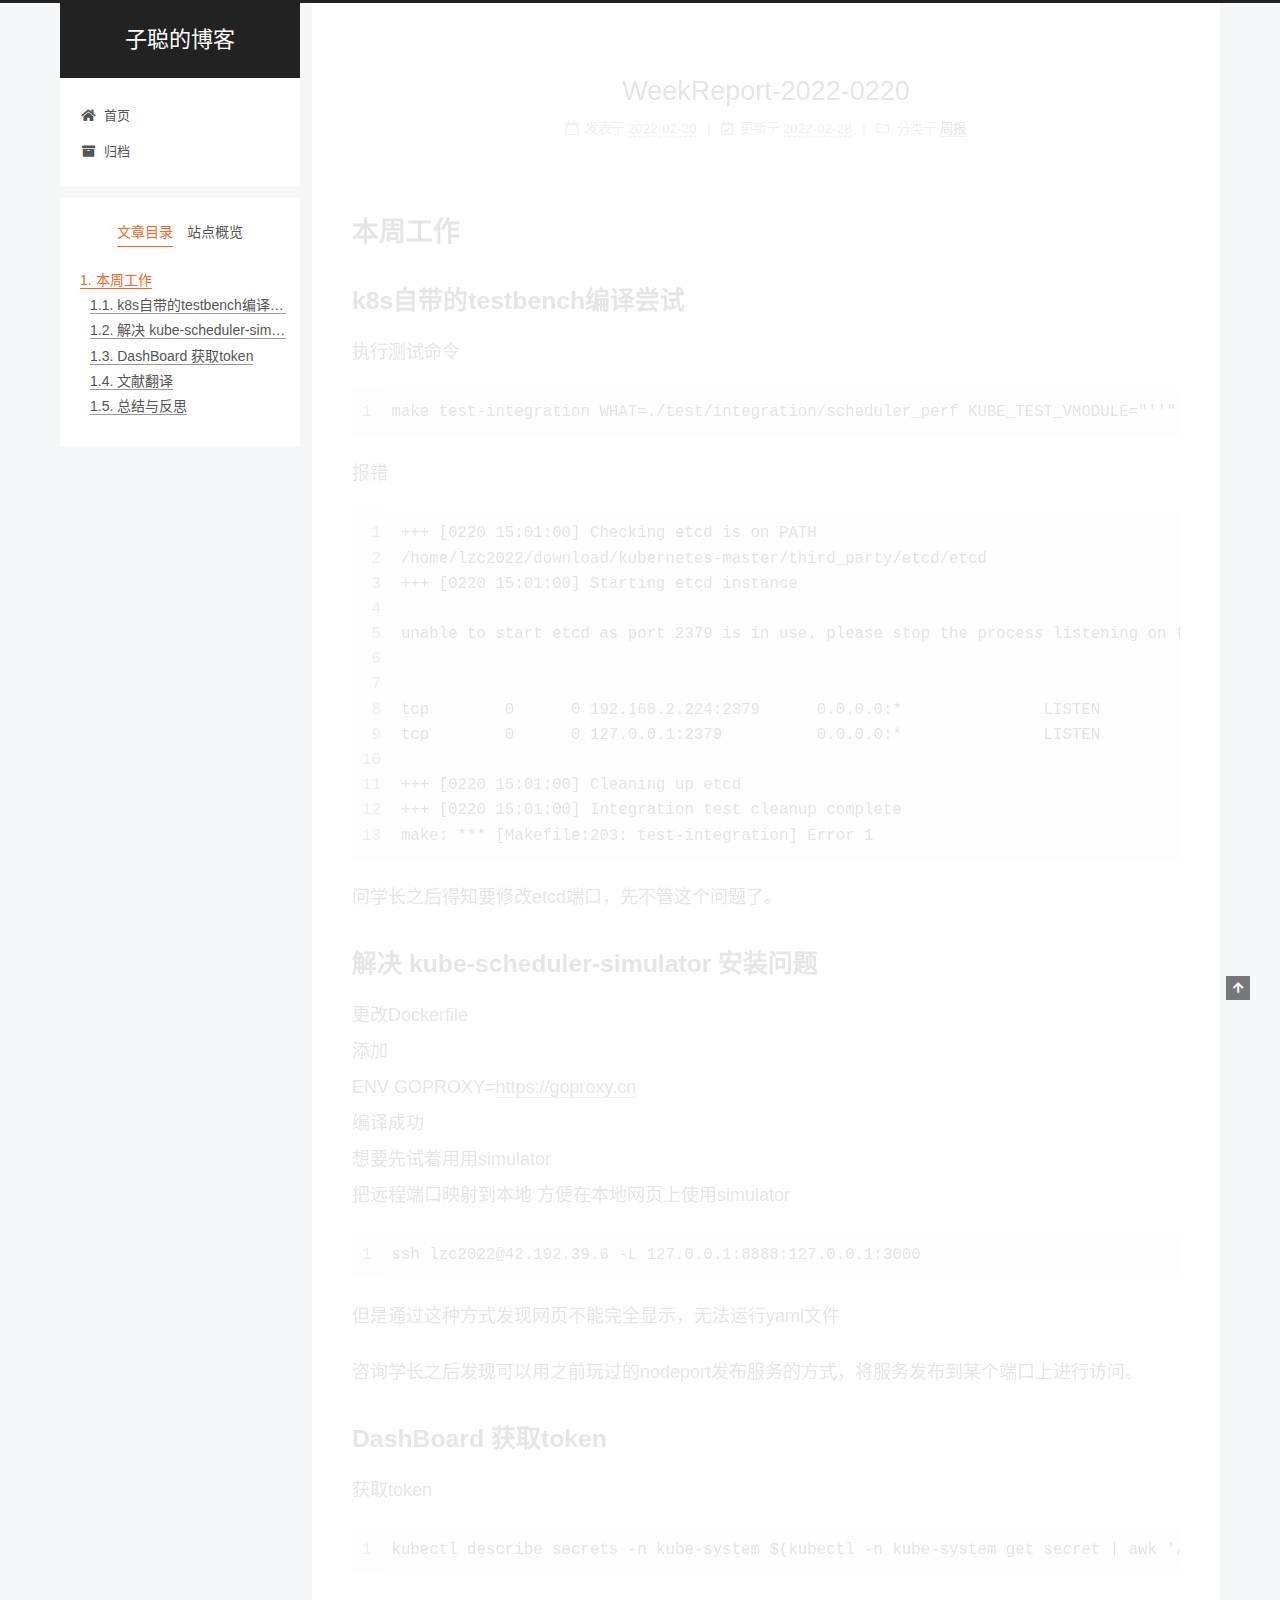
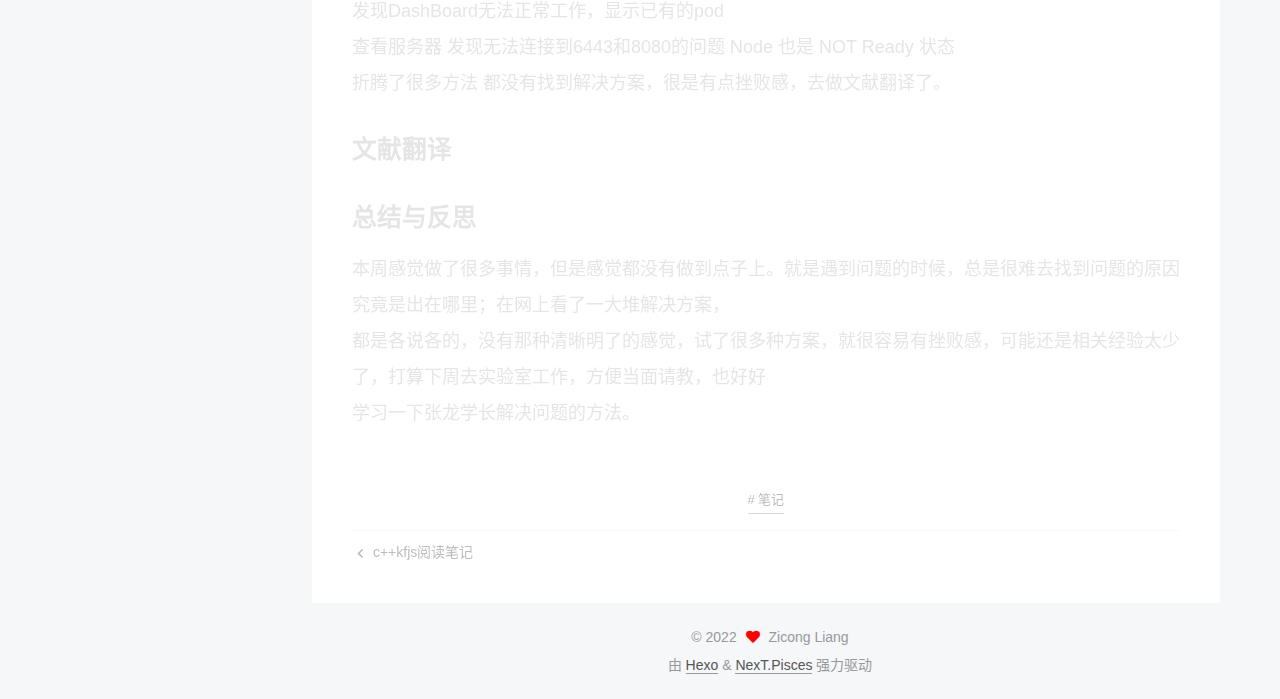
<file: 2022/02/20/WeekReport-2022-0220-md/index.html>
<!DOCTYPE html>
<html lang="zh-CN">
<head>
  <meta charset="UTF-8">
<meta name="viewport" content="width=device-width, initial-scale=1, maximum-scale=2">
<meta name="theme-color" content="#222">
<meta name="generator" content="Hexo 6.0.0">
  <link rel="apple-touch-icon" sizes="180x180" href="/images/apple-touch-icon-next.png">
  <link rel="icon" type="image/png" sizes="32x32" href="/images/favicon-32x32-next.png">
  <link rel="icon" type="image/png" sizes="16x16" href="/images/favicon-16x16-next.png">
  <link rel="mask-icon" href="/images/logo.svg" color="#222">

<link rel="stylesheet" href="/css/main.css">


<link rel="stylesheet" href="/lib/font-awesome/css/all.min.css">

<script id="hexo-configurations">
    var NexT = window.NexT || {};
    var CONFIG = {"hostname":"example.com","root":"/","scheme":"Pisces","version":"7.8.0","exturl":false,"sidebar":{"position":"left","display":"post","padding":18,"offset":12,"onmobile":false},"copycode":{"enable":false,"show_result":false,"style":null},"back2top":{"enable":true,"sidebar":false,"scrollpercent":false},"bookmark":{"enable":false,"color":"#222","save":"auto"},"fancybox":false,"mediumzoom":false,"lazyload":false,"pangu":false,"comments":{"style":"tabs","active":null,"storage":true,"lazyload":false,"nav":null},"algolia":{"hits":{"per_page":10},"labels":{"input_placeholder":"Search for Posts","hits_empty":"We didn't find any results for the search: ${query}","hits_stats":"${hits} results found in ${time} ms"}},"localsearch":{"enable":false,"trigger":"auto","top_n_per_article":1,"unescape":false,"preload":false},"motion":{"enable":true,"async":false,"transition":{"post_block":"fadeIn","post_header":"slideDownIn","post_body":"slideDownIn","coll_header":"slideLeftIn","sidebar":"slideUpIn"}}};
  </script>

  <meta name="description" content="本周工作k8s自带的testbench编译尝试执行测试命令 1make test-integration WHAT&#x3D;.&#x2F;test&#x2F;integration&#x2F;scheduler_perf KUBE_TEST_VMODULE&#x3D;&quot;&amp;#x27;&amp;#x27;&quot; KUBE_TEST_ARGS&#x3D;&quot;-run&#x3D;^$$ -bench&#x3D;.&quot; 报错  1234567891011121">
<meta property="og:type" content="article">
<meta property="og:title" content="WeekReport-2022-0220">
<meta property="og:url" content="http://example.com/2022/02/20/WeekReport-2022-0220-md/index.html">
<meta property="og:site_name" content="子聪的博客">
<meta property="og:description" content="本周工作k8s自带的testbench编译尝试执行测试命令 1make test-integration WHAT&#x3D;.&#x2F;test&#x2F;integration&#x2F;scheduler_perf KUBE_TEST_VMODULE&#x3D;&quot;&amp;#x27;&amp;#x27;&quot; KUBE_TEST_ARGS&#x3D;&quot;-run&#x3D;^$$ -bench&#x3D;.&quot; 报错  1234567891011121">
<meta property="og:locale" content="zh_CN">
<meta property="article:published_time" content="2022-02-20T13:16:45.000Z">
<meta property="article:modified_time" content="2022-02-28T14:40:10.500Z">
<meta property="article:author" content="Zicong Liang">
<meta property="article:tag" content="笔记">
<meta name="twitter:card" content="summary">

<link rel="canonical" href="http://example.com/2022/02/20/WeekReport-2022-0220-md/">


<script id="page-configurations">
  // https://hexo.io/docs/variables.html
  CONFIG.page = {
    sidebar: "",
    isHome : false,
    isPost : true,
    lang   : 'zh-CN'
  };
</script>

  <title>WeekReport-2022-0220 | 子聪的博客</title>
  






  <noscript>
  <style>
  .use-motion .brand,
  .use-motion .menu-item,
  .sidebar-inner,
  .use-motion .post-block,
  .use-motion .pagination,
  .use-motion .comments,
  .use-motion .post-header,
  .use-motion .post-body,
  .use-motion .collection-header { opacity: initial; }

  .use-motion .site-title,
  .use-motion .site-subtitle {
    opacity: initial;
    top: initial;
  }

  .use-motion .logo-line-before i { left: initial; }
  .use-motion .logo-line-after i { right: initial; }
  </style>
</noscript>

</head>

<body itemscope itemtype="http://schema.org/WebPage">
  <div class="container use-motion">
    <div class="headband"></div>

    <header class="header" itemscope itemtype="http://schema.org/WPHeader">
      <div class="header-inner"><div class="site-brand-container">
  <div class="site-nav-toggle">
    <div class="toggle" aria-label="切换导航栏">
      <span class="toggle-line toggle-line-first"></span>
      <span class="toggle-line toggle-line-middle"></span>
      <span class="toggle-line toggle-line-last"></span>
    </div>
  </div>

  <div class="site-meta">

    <a href="/" class="brand" rel="start">
      <span class="logo-line-before"><i></i></span>
      <h1 class="site-title">子聪的博客</h1>
      <span class="logo-line-after"><i></i></span>
    </a>
  </div>

  <div class="site-nav-right">
    <div class="toggle popup-trigger">
    </div>
  </div>
</div>




<nav class="site-nav">
  <ul id="menu" class="main-menu menu">
        <li class="menu-item menu-item-home">

    <a href="/" rel="section"><i class="fa fa-home fa-fw"></i>首页</a>

  </li>
        <li class="menu-item menu-item-archives">

    <a href="/archives/" rel="section"><i class="fa fa-archive fa-fw"></i>归档</a>

  </li>
  </ul>
</nav>




</div>
    </header>

    
  <div class="back-to-top">
    <i class="fa fa-arrow-up"></i>
    <span>0%</span>
  </div>


    <main class="main">
      <div class="main-inner">
        <div class="content-wrap">
          

          <div class="content post posts-expand">
            

    
  
  
  <article itemscope itemtype="http://schema.org/Article" class="post-block" lang="zh-CN">
    <link itemprop="mainEntityOfPage" href="http://example.com/2022/02/20/WeekReport-2022-0220-md/">

    <span hidden itemprop="author" itemscope itemtype="http://schema.org/Person">
      <meta itemprop="image" content="/images/avatar.gif">
      <meta itemprop="name" content="Zicong Liang">
      <meta itemprop="description" content="">
    </span>

    <span hidden itemprop="publisher" itemscope itemtype="http://schema.org/Organization">
      <meta itemprop="name" content="子聪的博客">
    </span>
      <header class="post-header">
        <h1 class="post-title" itemprop="name headline">
          WeekReport-2022-0220
        </h1>

        <div class="post-meta">
            <span class="post-meta-item">
              <span class="post-meta-item-icon">
                <i class="far fa-calendar"></i>
              </span>
              <span class="post-meta-item-text">发表于</span>

              <time title="创建时间：2022-02-20 21:16:45" itemprop="dateCreated datePublished" datetime="2022-02-20T21:16:45+08:00">2022-02-20</time>
            </span>
              <span class="post-meta-item">
                <span class="post-meta-item-icon">
                  <i class="far fa-calendar-check"></i>
                </span>
                <span class="post-meta-item-text">更新于</span>
                <time title="修改时间：2022-02-28 22:40:10" itemprop="dateModified" datetime="2022-02-28T22:40:10+08:00">2022-02-28</time>
              </span>
            <span class="post-meta-item">
              <span class="post-meta-item-icon">
                <i class="far fa-folder"></i>
              </span>
              <span class="post-meta-item-text">分类于</span>
                <span itemprop="about" itemscope itemtype="http://schema.org/Thing">
                  <a href="/categories/%E5%91%A8%E6%8A%A5/" itemprop="url" rel="index"><span itemprop="name">周报</span></a>
                </span>
            </span>

          

        </div>
      </header>

    
    
    
    <div class="post-body" itemprop="articleBody">

      
        <h1 id="本周工作"><a href="#本周工作" class="headerlink" title="本周工作"></a>本周工作</h1><h2 id="k8s自带的testbench编译尝试"><a href="#k8s自带的testbench编译尝试" class="headerlink" title="k8s自带的testbench编译尝试"></a>k8s自带的testbench编译尝试</h2><p>执行测试命令</p>
<figure class="highlight plaintext"><table><tr><td class="gutter"><pre><span class="line">1</span><br></pre></td><td class="code"><pre><span class="line">make test-integration WHAT=./test/integration/scheduler_perf KUBE_TEST_VMODULE=&quot;&#x27;&#x27;&quot; KUBE_TEST_ARGS=&quot;-run=^$$ -bench=.&quot;</span><br></pre></td></tr></table></figure>
<p>报错 </p>
<figure class="highlight plaintext"><table><tr><td class="gutter"><pre><span class="line">1</span><br><span class="line">2</span><br><span class="line">3</span><br><span class="line">4</span><br><span class="line">5</span><br><span class="line">6</span><br><span class="line">7</span><br><span class="line">8</span><br><span class="line">9</span><br><span class="line">10</span><br><span class="line">11</span><br><span class="line">12</span><br><span class="line">13</span><br></pre></td><td class="code"><pre><span class="line">+++ [0220 15:01:00] Checking etcd is on PATH</span><br><span class="line">/home/lzc2022/download/kubernetes-master/third_party/etcd/etcd</span><br><span class="line">+++ [0220 15:01:00] Starting etcd instance</span><br><span class="line"></span><br><span class="line">unable to start etcd as port 2379 is in use. please stop the process listening on this port and retry.</span><br><span class="line"></span><br><span class="line"></span><br><span class="line">tcp        0      0 192.168.2.224:2379      0.0.0.0:*               LISTEN     </span><br><span class="line">tcp        0      0 127.0.0.1:2379          0.0.0.0:*               LISTEN     </span><br><span class="line"></span><br><span class="line">+++ [0220 15:01:00] Cleaning up etcd</span><br><span class="line">+++ [0220 15:01:00] Integration test cleanup complete</span><br><span class="line">make: *** [Makefile:203: test-integration] Error 1</span><br></pre></td></tr></table></figure>
<p>问学长之后得知要修改etcd端口，先不管这个问题了。</p>
<h2 id="解决-kube-scheduler-simulator-安装问题"><a href="#解决-kube-scheduler-simulator-安装问题" class="headerlink" title="解决  kube-scheduler-simulator 安装问题"></a>解决  kube-scheduler-simulator 安装问题</h2><p>更改Dockerfile<br>添加<br>ENV GOPROXY&#x3D;<a target="_blank" rel="noopener" href="https://goproxy.cn/">https://goproxy.cn</a><br>编译成功<br>想要先试着用用simulator<br>把远程端口映射到本地 方便在本地网页上使用simulator</p>
<figure class="highlight plaintext"><table><tr><td class="gutter"><pre><span class="line">1</span><br></pre></td><td class="code"><pre><span class="line">ssh lzc2022@42.192.39.6 -L 127.0.0.1:8888:127.0.0.1:3000</span><br></pre></td></tr></table></figure>
<p>但是通过这种方式发现网页不能完全显示，无法运行yaml文件</p>
<p>咨询学长之后发现可以用之前玩过的nodeport发布服务的方式，将服务发布到某个端口上进行访问。</p>
<h2 id="DashBoard-获取token"><a href="#DashBoard-获取token" class="headerlink" title="DashBoard 获取token"></a>DashBoard 获取token</h2><p>获取token</p>
<figure class="highlight plaintext"><table><tr><td class="gutter"><pre><span class="line">1</span><br></pre></td><td class="code"><pre><span class="line">kubectl describe secrets -n kube-system $(kubectl -n kube-system get secret | awk &#x27;/dashboard-admin/&#123;print $1&#125;&#x27;)</span><br></pre></td></tr></table></figure>
<p>发现DashBoard无法正常工作，显示已有的pod<br>查看服务器 发现无法连接到6443和8080的问题 Node 也是 NOT Ready 状态<br>折腾了很多方法 都没有找到解决方案，很是有点挫败感，去做文献翻译了。</p>
<h2 id="文献翻译"><a href="#文献翻译" class="headerlink" title="文献翻译"></a>文献翻译</h2><h2 id="总结与反思"><a href="#总结与反思" class="headerlink" title="总结与反思"></a>总结与反思</h2><p>本周感觉做了很多事情，但是感觉都没有做到点子上。就是遇到问题的时候，总是很难去找到问题的原因究竟是出在哪里；在网上看了一大堆解决方案，<br>都是各说各的，没有那种清晰明了的感觉，试了很多种方案，就很容易有挫败感，可能还是相关经验太少了，打算下周去实验室工作，方便当面请教，也好好<br>学习一下张龙学长解决问题的方法。</p>

    </div>

    
    
    

      <footer class="post-footer">
          <div class="post-tags">
              <a href="/tags/%E7%AC%94%E8%AE%B0/" rel="tag"># 笔记</a>
          </div>

        


        
    <div class="post-nav">
      <div class="post-nav-item">
    <a href="/2022/02/20/c-kfjs%E9%98%85%E8%AF%BB%E7%AC%94%E8%AE%B0/" rel="prev" title="c++kfjs阅读笔记">
      <i class="fa fa-chevron-left"></i> c++kfjs阅读笔记
    </a></div>
      <div class="post-nav-item"></div>
    </div>
      </footer>
    
  </article>
  
  
  



          </div>
          

<script>
  window.addEventListener('tabs:register', () => {
    let { activeClass } = CONFIG.comments;
    if (CONFIG.comments.storage) {
      activeClass = localStorage.getItem('comments_active') || activeClass;
    }
    if (activeClass) {
      let activeTab = document.querySelector(`a[href="#comment-${activeClass}"]`);
      if (activeTab) {
        activeTab.click();
      }
    }
  });
  if (CONFIG.comments.storage) {
    window.addEventListener('tabs:click', event => {
      if (!event.target.matches('.tabs-comment .tab-content .tab-pane')) return;
      let commentClass = event.target.classList[1];
      localStorage.setItem('comments_active', commentClass);
    });
  }
</script>

        </div>
          
  
  <div class="toggle sidebar-toggle">
    <span class="toggle-line toggle-line-first"></span>
    <span class="toggle-line toggle-line-middle"></span>
    <span class="toggle-line toggle-line-last"></span>
  </div>

  <aside class="sidebar">
    <div class="sidebar-inner">

      <ul class="sidebar-nav motion-element">
        <li class="sidebar-nav-toc">
          文章目录
        </li>
        <li class="sidebar-nav-overview">
          站点概览
        </li>
      </ul>

      <!--noindex-->
      <div class="post-toc-wrap sidebar-panel">
          <div class="post-toc motion-element"><ol class="nav"><li class="nav-item nav-level-1"><a class="nav-link" href="#%E6%9C%AC%E5%91%A8%E5%B7%A5%E4%BD%9C"><span class="nav-number">1.</span> <span class="nav-text">本周工作</span></a><ol class="nav-child"><li class="nav-item nav-level-2"><a class="nav-link" href="#k8s%E8%87%AA%E5%B8%A6%E7%9A%84testbench%E7%BC%96%E8%AF%91%E5%B0%9D%E8%AF%95"><span class="nav-number">1.1.</span> <span class="nav-text">k8s自带的testbench编译尝试</span></a></li><li class="nav-item nav-level-2"><a class="nav-link" href="#%E8%A7%A3%E5%86%B3-kube-scheduler-simulator-%E5%AE%89%E8%A3%85%E9%97%AE%E9%A2%98"><span class="nav-number">1.2.</span> <span class="nav-text">解决  kube-scheduler-simulator 安装问题</span></a></li><li class="nav-item nav-level-2"><a class="nav-link" href="#DashBoard-%E8%8E%B7%E5%8F%96token"><span class="nav-number">1.3.</span> <span class="nav-text">DashBoard 获取token</span></a></li><li class="nav-item nav-level-2"><a class="nav-link" href="#%E6%96%87%E7%8C%AE%E7%BF%BB%E8%AF%91"><span class="nav-number">1.4.</span> <span class="nav-text">文献翻译</span></a></li><li class="nav-item nav-level-2"><a class="nav-link" href="#%E6%80%BB%E7%BB%93%E4%B8%8E%E5%8F%8D%E6%80%9D"><span class="nav-number">1.5.</span> <span class="nav-text">总结与反思</span></a></li></ol></li></ol></div>
      </div>
      <!--/noindex-->

      <div class="site-overview-wrap sidebar-panel">
        <div class="site-author motion-element" itemprop="author" itemscope itemtype="http://schema.org/Person">
  <p class="site-author-name" itemprop="name">Zicong Liang</p>
  <div class="site-description" itemprop="description"></div>
</div>
<div class="site-state-wrap motion-element">
  <nav class="site-state">
      <div class="site-state-item site-state-posts">
          <a href="/archives/">
        
          <span class="site-state-item-count">3</span>
          <span class="site-state-item-name">日志</span>
        </a>
      </div>
      <div class="site-state-item site-state-categories">
        <span class="site-state-item-count">1</span>
        <span class="site-state-item-name">分类</span>
      </div>
      <div class="site-state-item site-state-tags">
        <span class="site-state-item-count">1</span>
        <span class="site-state-item-name">标签</span>
      </div>
  </nav>
</div>



      </div>

    </div>
  </aside>
  <div id="sidebar-dimmer"></div>


      </div>
    </main>

    <footer class="footer">
      <div class="footer-inner">
        

        

<div class="copyright">
  
  &copy; 
  <span itemprop="copyrightYear">2022</span>
  <span class="with-love">
    <i class="fa fa-heart"></i>
  </span>
  <span class="author" itemprop="copyrightHolder">Zicong Liang</span>
</div>
  <div class="powered-by">由 <a href="https://hexo.io/" class="theme-link" rel="noopener" target="_blank">Hexo</a> & <a href="https://pisces.theme-next.org/" class="theme-link" rel="noopener" target="_blank">NexT.Pisces</a> 强力驱动
  </div>

        








      </div>
    </footer>
  </div>

  
  <script src="/lib/anime.min.js"></script>
  <script src="/lib/velocity/velocity.min.js"></script>
  <script src="/lib/velocity/velocity.ui.min.js"></script>

<script src="/js/utils.js"></script>

<script src="/js/motion.js"></script>


<script src="/js/schemes/pisces.js"></script>


<script src="/js/next-boot.js"></script>




  















  

  

</body>
</html>
</file>
<file: css/main.css>
:root {
  --body-bg-color: #f5f7f9;
  --content-bg-color: #fff;
  --card-bg-color: #f5f5f5;
  --text-color: #555;
  --blockquote-color: #666;
  --link-color: #555;
  --link-hover-color: #222;
  --brand-color: #fff;
  --brand-hover-color: #fff;
  --table-row-odd-bg-color: #f9f9f9;
  --table-row-hover-bg-color: #f5f5f5;
  --menu-item-bg-color: #f5f5f5;
  --btn-default-bg: #fff;
  --btn-default-color: #555;
  --btn-default-border-color: #555;
  --btn-default-hover-bg: #222;
  --btn-default-hover-color: #fff;
  --btn-default-hover-border-color: #222;
}
html {
  line-height: 1.15; /* 1 */
  -webkit-text-size-adjust: 100%; /* 2 */
}
body {
  margin: 0;
}
main {
  display: block;
}
h1 {
  font-size: 2em;
  margin: 0.67em 0;
}
hr {
  box-sizing: content-box; /* 1 */
  height: 0; /* 1 */
  overflow: visible; /* 2 */
}
pre {
  font-family: monospace, monospace; /* 1 */
  font-size: 1em; /* 2 */
}
a {
  background: transparent;
}
abbr[title] {
  border-bottom: none; /* 1 */
  text-decoration: underline; /* 2 */
  text-decoration: underline dotted; /* 2 */
}
b,
strong {
  font-weight: bolder;
}
code,
kbd,
samp {
  font-family: monospace, monospace; /* 1 */
  font-size: 1em; /* 2 */
}
small {
  font-size: 80%;
}
sub,
sup {
  font-size: 75%;
  line-height: 0;
  position: relative;
  vertical-align: baseline;
}
sub {
  bottom: -0.25em;
}
sup {
  top: -0.5em;
}
img {
  border-style: none;
}
button,
input,
optgroup,
select,
textarea {
  font-family: inherit; /* 1 */
  font-size: 100%; /* 1 */
  line-height: 1.15; /* 1 */
  margin: 0; /* 2 */
}
button,
input {
/* 1 */
  overflow: visible;
}
button,
select {
/* 1 */
  text-transform: none;
}
button,
[type='button'],
[type='reset'],
[type='submit'] {
  -webkit-appearance: button;
}
button::-moz-focus-inner,
[type='button']::-moz-focus-inner,
[type='reset']::-moz-focus-inner,
[type='submit']::-moz-focus-inner {
  border-style: none;
  padding: 0;
}
button:-moz-focusring,
[type='button']:-moz-focusring,
[type='reset']:-moz-focusring,
[type='submit']:-moz-focusring {
  outline: 1px dotted ButtonText;
}
fieldset {
  padding: 0.35em 0.75em 0.625em;
}
legend {
  box-sizing: border-box; /* 1 */
  color: inherit; /* 2 */
  display: table; /* 1 */
  max-width: 100%; /* 1 */
  padding: 0; /* 3 */
  white-space: normal; /* 1 */
}
progress {
  vertical-align: baseline;
}
textarea {
  overflow: auto;
}
[type='checkbox'],
[type='radio'] {
  box-sizing: border-box; /* 1 */
  padding: 0; /* 2 */
}
[type='number']::-webkit-inner-spin-button,
[type='number']::-webkit-outer-spin-button {
  height: auto;
}
[type='search'] {
  outline-offset: -2px; /* 2 */
  -webkit-appearance: textfield; /* 1 */
}
[type='search']::-webkit-search-decoration {
  -webkit-appearance: none;
}
::-webkit-file-upload-button {
  font: inherit; /* 2 */
  -webkit-appearance: button; /* 1 */
}
details {
  display: block;
}
summary {
  display: list-item;
}
template {
  display: none;
}
[hidden] {
  display: none;
}
::selection {
  background: #262a30;
  color: #eee;
}
html,
body {
  height: 100%;
}
body {
  background: var(--body-bg-color);
  color: var(--text-color);
  font-family: 'Lato', "PingFang SC", "Microsoft YaHei", sans-serif;
  font-size: 1em;
  line-height: 2;
}
@media (max-width: 991px) {
  body {
    padding-left: 0 !important;
    padding-right: 0 !important;
  }
}
h1,
h2,
h3,
h4,
h5,
h6 {
  font-family: 'Lato', "PingFang SC", "Microsoft YaHei", sans-serif;
  font-weight: bold;
  line-height: 1.5;
  margin: 20px 0 15px;
}
h1 {
  font-size: 1.5em;
}
h2 {
  font-size: 1.375em;
}
h3 {
  font-size: 1.25em;
}
h4 {
  font-size: 1.125em;
}
h5 {
  font-size: 1em;
}
h6 {
  font-size: 0.875em;
}
p {
  margin: 0 0 20px 0;
}
a,
span.exturl {
  border-bottom: 1px solid #999;
  color: var(--link-color);
  outline: 0;
  text-decoration: none;
  overflow-wrap: break-word;
  word-wrap: break-word;
  cursor: pointer;
}
a:hover,
span.exturl:hover {
  border-bottom-color: var(--link-hover-color);
  color: var(--link-hover-color);
}
iframe,
img,
video {
  display: block;
  margin-left: auto;
  margin-right: auto;
  max-width: 100%;
}
hr {
  background-image: repeating-linear-gradient(-45deg, #ddd, #ddd 4px, transparent 4px, transparent 8px);
  border: 0;
  height: 3px;
  margin: 40px 0;
}
blockquote {
  border-left: 4px solid #ddd;
  color: var(--blockquote-color);
  margin: 0;
  padding: 0 15px;
}
blockquote cite::before {
  content: '-';
  padding: 0 5px;
}
dt {
  font-weight: bold;
}
dd {
  margin: 0;
  padding: 0;
}
kbd {
  background-color: #f5f5f5;
  background-image: linear-gradient(#eee, #fff, #eee);
  border: 1px solid #ccc;
  border-radius: 0.2em;
  box-shadow: 0.1em 0.1em 0.2em rgba(0,0,0,0.1);
  color: #555;
  font-family: inherit;
  padding: 0.1em 0.3em;
  white-space: nowrap;
}
.table-container {
  overflow: auto;
}
table {
  border-collapse: collapse;
  border-spacing: 0;
  font-size: 0.875em;
  margin: 0 0 20px 0;
  width: 100%;
}
tbody tr:nth-of-type(odd) {
  background: var(--table-row-odd-bg-color);
}
tbody tr:hover {
  background: var(--table-row-hover-bg-color);
}
caption,
th,
td {
  font-weight: normal;
  padding: 8px;
  vertical-align: middle;
}
th,
td {
  border: 1px solid #ddd;
  border-bottom: 3px solid #ddd;
}
th {
  font-weight: 700;
  padding-bottom: 10px;
}
td {
  border-bottom-width: 1px;
}
.btn {
  background: var(--btn-default-bg);
  border: 2px solid var(--btn-default-border-color);
  border-radius: 2px;
  color: var(--btn-default-color);
  display: inline-block;
  font-size: 0.875em;
  line-height: 2;
  padding: 0 20px;
  text-decoration: none;
  transition-property: background-color;
  transition-delay: 0s;
  transition-duration: 0.2s;
  transition-timing-function: ease-in-out;
}
.btn:hover {
  background: var(--btn-default-hover-bg);
  border-color: var(--btn-default-hover-border-color);
  color: var(--btn-default-hover-color);
}
.btn + .btn {
  margin: 0 0 8px 8px;
}
.btn .fa-fw {
  text-align: left;
  width: 1.285714285714286em;
}
.toggle {
  line-height: 0;
}
.toggle .toggle-line {
  background: #fff;
  display: inline-block;
  height: 2px;
  left: 0;
  position: relative;
  top: 0;
  transition: all 0.4s;
  vertical-align: top;
  width: 100%;
}
.toggle .toggle-line:not(:first-child) {
  margin-top: 3px;
}
.toggle.toggle-arrow .toggle-line-first {
  left: 50%;
  top: 2px;
  transform: rotate(45deg);
  width: 50%;
}
.toggle.toggle-arrow .toggle-line-middle {
  left: 2px;
  width: 90%;
}
.toggle.toggle-arrow .toggle-line-last {
  left: 50%;
  top: -2px;
  transform: rotate(-45deg);
  width: 50%;
}
.toggle.toggle-close .toggle-line-first {
  transform: rotate(-45deg);
  top: 5px;
}
.toggle.toggle-close .toggle-line-middle {
  opacity: 0;
}
.toggle.toggle-close .toggle-line-last {
  transform: rotate(45deg);
  top: -5px;
}
.highlight,
pre {
  background: #f7f7f7;
  color: #4d4d4c;
  line-height: 1.6;
  margin: 0 auto 20px;
}
pre,
code {
  font-family: consolas, Menlo, monospace, "PingFang SC", "Microsoft YaHei";
}
code {
  background: #eee;
  border-radius: 3px;
  color: #555;
  padding: 2px 4px;
  overflow-wrap: break-word;
  word-wrap: break-word;
}
.highlight *::selection {
  background: #d6d6d6;
}
.highlight pre {
  border: 0;
  margin: 0;
  padding: 10px 0;
}
.highlight table {
  border: 0;
  margin: 0;
  width: auto;
}
.highlight td {
  border: 0;
  padding: 0;
}
.highlight figcaption {
  background: #eff2f3;
  color: #4d4d4c;
  display: flex;
  font-size: 0.875em;
  justify-content: space-between;
  line-height: 1.2;
  padding: 0.5em;
}
.highlight figcaption a {
  color: #4d4d4c;
}
.highlight figcaption a:hover {
  border-bottom-color: #4d4d4c;
}
.highlight .gutter {
  -moz-user-select: none;
  -ms-user-select: none;
  -webkit-user-select: none;
  user-select: none;
}
.highlight .gutter pre {
  background: #eff2f3;
  color: #869194;
  padding-left: 10px;
  padding-right: 10px;
  text-align: right;
}
.highlight .code pre {
  background: #f7f7f7;
  padding-left: 10px;
  width: 100%;
}
.gist table {
  width: auto;
}
.gist table td {
  border: 0;
}
pre {
  overflow: auto;
  padding: 10px;
}
pre code {
  background: none;
  color: #4d4d4c;
  font-size: 0.875em;
  padding: 0;
  text-shadow: none;
}
pre .deletion {
  background: #fdd;
}
pre .addition {
  background: #dfd;
}
pre .meta {
  color: #eab700;
  -moz-user-select: none;
  -ms-user-select: none;
  -webkit-user-select: none;
  user-select: none;
}
pre .comment {
  color: #8e908c;
}
pre .variable,
pre .attribute,
pre .tag,
pre .name,
pre .regexp,
pre .ruby .constant,
pre .xml .tag .title,
pre .xml .pi,
pre .xml .doctype,
pre .html .doctype,
pre .css .id,
pre .css .class,
pre .css .pseudo {
  color: #c82829;
}
pre .number,
pre .preprocessor,
pre .built_in,
pre .builtin-name,
pre .literal,
pre .params,
pre .constant,
pre .command {
  color: #f5871f;
}
pre .ruby .class .title,
pre .css .rules .attribute,
pre .string,
pre .symbol,
pre .value,
pre .inheritance,
pre .header,
pre .ruby .symbol,
pre .xml .cdata,
pre .special,
pre .formula {
  color: #718c00;
}
pre .title,
pre .css .hexcolor {
  color: #3e999f;
}
pre .function,
pre .python .decorator,
pre .python .title,
pre .ruby .function .title,
pre .ruby .title .keyword,
pre .perl .sub,
pre .javascript .title,
pre .coffeescript .title {
  color: #4271ae;
}
pre .keyword,
pre .javascript .function {
  color: #8959a8;
}
.blockquote-center {
  border-left: none;
  margin: 40px 0;
  padding: 0;
  position: relative;
  text-align: center;
}
.blockquote-center .fa {
  display: block;
  opacity: 0.6;
  position: absolute;
  width: 100%;
}
.blockquote-center .fa-quote-left {
  border-top: 1px solid #ccc;
  text-align: left;
  top: -20px;
}
.blockquote-center .fa-quote-right {
  border-bottom: 1px solid #ccc;
  text-align: right;
  bottom: -20px;
}
.blockquote-center p,
.blockquote-center div {
  text-align: center;
}
.post-body .group-picture img {
  margin: 0 auto;
  padding: 0 3px;
}
.group-picture-row {
  margin-bottom: 6px;
  overflow: hidden;
}
.group-picture-column {
  float: left;
  margin-bottom: 10px;
}
.post-body .label {
  color: #555;
  display: inline;
  padding: 0 2px;
}
.post-body .label.default {
  background: #f0f0f0;
}
.post-body .label.primary {
  background: #efe6f7;
}
.post-body .label.info {
  background: #e5f2f8;
}
.post-body .label.success {
  background: #e7f4e9;
}
.post-body .label.warning {
  background: #fcf6e1;
}
.post-body .label.danger {
  background: #fae8eb;
}
.post-body .tabs {
  margin-bottom: 20px;
}
.post-body .tabs,
.tabs-comment {
  display: block;
  padding-top: 10px;
  position: relative;
}
.post-body .tabs ul.nav-tabs,
.tabs-comment ul.nav-tabs {
  display: flex;
  flex-wrap: wrap;
  margin: 0;
  margin-bottom: -1px;
  padding: 0;
}
@media (max-width: 413px) {
  .post-body .tabs ul.nav-tabs,
  .tabs-comment ul.nav-tabs {
    display: block;
    margin-bottom: 5px;
  }
}
.post-body .tabs ul.nav-tabs li.tab,
.tabs-comment ul.nav-tabs li.tab {
  border-bottom: 1px solid #ddd;
  border-left: 1px solid transparent;
  border-right: 1px solid transparent;
  border-top: 3px solid transparent;
  flex-grow: 1;
  list-style-type: none;
  border-radius: 0 0 0 0;
}
@media (max-width: 413px) {
  .post-body .tabs ul.nav-tabs li.tab,
  .tabs-comment ul.nav-tabs li.tab {
    border-bottom: 1px solid transparent;
    border-left: 3px solid transparent;
    border-right: 1px solid transparent;
    border-top: 1px solid transparent;
  }
}
@media (max-width: 413px) {
  .post-body .tabs ul.nav-tabs li.tab,
  .tabs-comment ul.nav-tabs li.tab {
    border-radius: 0;
  }
}
.post-body .tabs ul.nav-tabs li.tab a,
.tabs-comment ul.nav-tabs li.tab a {
  border-bottom: initial;
  display: block;
  line-height: 1.8;
  outline: 0;
  padding: 0.25em 0.75em;
  text-align: center;
  transition-delay: 0s;
  transition-duration: 0.2s;
  transition-timing-function: ease-out;
}
.post-body .tabs ul.nav-tabs li.tab a i,
.tabs-comment ul.nav-tabs li.tab a i {
  width: 1.285714285714286em;
}
.post-body .tabs ul.nav-tabs li.tab.active,
.tabs-comment ul.nav-tabs li.tab.active {
  border-bottom: 1px solid transparent;
  border-left: 1px solid #ddd;
  border-right: 1px solid #ddd;
  border-top: 3px solid #fc6423;
}
@media (max-width: 413px) {
  .post-body .tabs ul.nav-tabs li.tab.active,
  .tabs-comment ul.nav-tabs li.tab.active {
    border-bottom: 1px solid #ddd;
    border-left: 3px solid #fc6423;
    border-right: 1px solid #ddd;
    border-top: 1px solid #ddd;
  }
}
.post-body .tabs ul.nav-tabs li.tab.active a,
.tabs-comment ul.nav-tabs li.tab.active a {
  color: var(--link-color);
  cursor: default;
}
.post-body .tabs .tab-content .tab-pane,
.tabs-comment .tab-content .tab-pane {
  border: 1px solid #ddd;
  border-top: 0;
  padding: 20px 20px 0 20px;
  border-radius: 0;
}
.post-body .tabs .tab-content .tab-pane:not(.active),
.tabs-comment .tab-content .tab-pane:not(.active) {
  display: none;
}
.post-body .tabs .tab-content .tab-pane.active,
.tabs-comment .tab-content .tab-pane.active {
  display: block;
}
.post-body .tabs .tab-content .tab-pane.active:nth-of-type(1),
.tabs-comment .tab-content .tab-pane.active:nth-of-type(1) {
  border-radius: 0 0 0 0;
}
@media (max-width: 413px) {
  .post-body .tabs .tab-content .tab-pane.active:nth-of-type(1),
  .tabs-comment .tab-content .tab-pane.active:nth-of-type(1) {
    border-radius: 0;
  }
}
.post-body .note {
  border-radius: 3px;
  margin-bottom: 20px;
  padding: 1em;
  position: relative;
  border: 1px solid #eee;
  border-left-width: 5px;
}
.post-body .note h2,
.post-body .note h3,
.post-body .note h4,
.post-body .note h5,
.post-body .note h6 {
  margin-top: 0;
  border-bottom: initial;
  margin-bottom: 0;
  padding-top: 0;
}
.post-body .note p:first-child,
.post-body .note ul:first-child,
.post-body .note ol:first-child,
.post-body .note table:first-child,
.post-body .note pre:first-child,
.post-body .note blockquote:first-child,
.post-body .note img:first-child {
  margin-top: 0;
}
.post-body .note p:last-child,
.post-body .note ul:last-child,
.post-body .note ol:last-child,
.post-body .note table:last-child,
.post-body .note pre:last-child,
.post-body .note blockquote:last-child,
.post-body .note img:last-child {
  margin-bottom: 0;
}
.post-body .note.default {
  border-left-color: #777;
}
.post-body .note.default h2,
.post-body .note.default h3,
.post-body .note.default h4,
.post-body .note.default h5,
.post-body .note.default h6 {
  color: #777;
}
.post-body .note.primary {
  border-left-color: #6f42c1;
}
.post-body .note.primary h2,
.post-body .note.primary h3,
.post-body .note.primary h4,
.post-body .note.primary h5,
.post-body .note.primary h6 {
  color: #6f42c1;
}
.post-body .note.info {
  border-left-color: #428bca;
}
.post-body .note.info h2,
.post-body .note.info h3,
.post-body .note.info h4,
.post-body .note.info h5,
.post-body .note.info h6 {
  color: #428bca;
}
.post-body .note.success {
  border-left-color: #5cb85c;
}
.post-body .note.success h2,
.post-body .note.success h3,
.post-body .note.success h4,
.post-body .note.success h5,
.post-body .note.success h6 {
  color: #5cb85c;
}
.post-body .note.warning {
  border-left-color: #f0ad4e;
}
.post-body .note.warning h2,
.post-body .note.warning h3,
.post-body .note.warning h4,
.post-body .note.warning h5,
.post-body .note.warning h6 {
  color: #f0ad4e;
}
.post-body .note.danger {
  border-left-color: #d9534f;
}
.post-body .note.danger h2,
.post-body .note.danger h3,
.post-body .note.danger h4,
.post-body .note.danger h5,
.post-body .note.danger h6 {
  color: #d9534f;
}
.pagination .prev,
.pagination .next,
.pagination .page-number,
.pagination .space {
  display: inline-block;
  margin: 0 10px;
  padding: 0 11px;
  position: relative;
  top: -1px;
}
@media (max-width: 767px) {
  .pagination .prev,
  .pagination .next,
  .pagination .page-number,
  .pagination .space {
    margin: 0 5px;
  }
}
.pagination {
  border-top: 1px solid #eee;
  margin: 120px 0 0;
  text-align: center;
}
.pagination .prev,
.pagination .next,
.pagination .page-number {
  border-bottom: 0;
  border-top: 1px solid #eee;
  transition-property: border-color;
  transition-delay: 0s;
  transition-duration: 0.2s;
  transition-timing-function: ease-in-out;
}
.pagination .prev:hover,
.pagination .next:hover,
.pagination .page-number:hover {
  border-top-color: #222;
}
.pagination .space {
  margin: 0;
  padding: 0;
}
.pagination .prev {
  margin-left: 0;
}
.pagination .next {
  margin-right: 0;
}
.pagination .page-number.current {
  background: #ccc;
  border-top-color: #ccc;
  color: #fff;
}
@media (max-width: 767px) {
  .pagination {
    border-top: none;
  }
  .pagination .prev,
  .pagination .next,
  .pagination .page-number {
    border-bottom: 1px solid #eee;
    border-top: 0;
    margin-bottom: 10px;
    padding: 0 10px;
  }
  .pagination .prev:hover,
  .pagination .next:hover,
  .pagination .page-number:hover {
    border-bottom-color: #222;
  }
}
.comments {
  margin-top: 60px;
  overflow: hidden;
}
.comment-button-group {
  display: flex;
  flex-wrap: wrap-reverse;
  justify-content: center;
  margin: 1em 0;
}
.comment-button-group .comment-button {
  margin: 0.1em 0.2em;
}
.comment-button-group .comment-button.active {
  background: var(--btn-default-hover-bg);
  border-color: var(--btn-default-hover-border-color);
  color: var(--btn-default-hover-color);
}
.comment-position {
  display: none;
}
.comment-position.active {
  display: block;
}
.tabs-comment {
  background: var(--content-bg-color);
  margin-top: 4em;
  padding-top: 0;
}
.tabs-comment .comments {
  border: 0;
  box-shadow: none;
  margin-top: 0;
  padding-top: 0;
}
.container {
  min-height: 100%;
  position: relative;
}
.main-inner {
  margin: 0 auto;
  width: calc(100% - 20px);
}
@media (min-width: 1200px) {
  .main-inner {
    width: 1160px;
  }
}
@media (min-width: 1600px) {
  .main-inner {
    width: 73%;
  }
}
@media (max-width: 767px) {
  .content-wrap {
    padding: 0 20px;
  }
}
.header {
  background: transparent;
}
.header-inner {
  margin: 0 auto;
  width: calc(100% - 20px);
}
@media (min-width: 1200px) {
  .header-inner {
    width: 1160px;
  }
}
@media (min-width: 1600px) {
  .header-inner {
    width: 73%;
  }
}
.site-brand-container {
  display: flex;
  flex-shrink: 0;
  padding: 0 10px;
}
.headband {
  background: #222;
  height: 3px;
}
.site-meta {
  flex-grow: 1;
  text-align: center;
}
@media (max-width: 767px) {
  .site-meta {
    text-align: center;
  }
}
.brand {
  border-bottom: none;
  color: var(--brand-color);
  display: inline-block;
  line-height: 1.375em;
  padding: 0 40px;
  position: relative;
}
.brand:hover {
  color: var(--brand-hover-color);
}
.site-title {
  font-family: 'Lato', "PingFang SC", "Microsoft YaHei", sans-serif;
  font-size: 1.375em;
  font-weight: normal;
  margin: 0;
}
.site-subtitle {
  color: #ddd;
  font-size: 0.8125em;
  margin: 10px 0;
}
.use-motion .brand {
  opacity: 0;
}
.use-motion .site-title,
.use-motion .site-subtitle,
.use-motion .custom-logo-image {
  opacity: 0;
  position: relative;
  top: -10px;
}
.site-nav-toggle,
.site-nav-right {
  display: none;
}
@media (max-width: 767px) {
  .site-nav-toggle,
  .site-nav-right {
    display: flex;
    flex-direction: column;
    justify-content: center;
  }
}
.site-nav-toggle .toggle,
.site-nav-right .toggle {
  color: var(--text-color);
  padding: 10px;
  width: 22px;
}
.site-nav-toggle .toggle .toggle-line,
.site-nav-right .toggle .toggle-line {
  background: var(--text-color);
  border-radius: 1px;
}
.site-nav {
  display: block;
}
@media (max-width: 767px) {
  .site-nav {
    clear: both;
    display: none;
  }
}
.site-nav.site-nav-on {
  display: block;
}
.menu {
  margin-top: 20px;
  padding-left: 0;
  text-align: center;
}
.menu-item {
  display: inline-block;
  list-style: none;
  margin: 0 10px;
}
@media (max-width: 767px) {
  .menu-item {
    display: block;
    margin-top: 10px;
  }
  .menu-item.menu-item-search {
    display: none;
  }
}
.menu-item a,
.menu-item span.exturl {
  border-bottom: 0;
  display: block;
  font-size: 0.8125em;
  transition-property: border-color;
  transition-delay: 0s;
  transition-duration: 0.2s;
  transition-timing-function: ease-in-out;
}
@media (hover: none) {
  .menu-item a:hover,
  .menu-item span.exturl:hover {
    border-bottom-color: transparent !important;
  }
}
.menu-item .fa,
.menu-item .fab,
.menu-item .far,
.menu-item .fas {
  margin-right: 8px;
}
.menu-item .badge {
  display: inline-block;
  font-weight: bold;
  line-height: 1;
  margin-left: 0.35em;
  margin-top: 0.35em;
  text-align: center;
  white-space: nowrap;
}
@media (max-width: 767px) {
  .menu-item .badge {
    float: right;
    margin-left: 0;
  }
}
.menu-item-active a,
.menu .menu-item a:hover,
.menu .menu-item span.exturl:hover {
  background: var(--menu-item-bg-color);
}
.use-motion .menu-item {
  opacity: 0;
}
.sidebar {
  background: #222;
  bottom: 0;
  box-shadow: inset 0 2px 6px #000;
  position: fixed;
  top: 0;
}
@media (max-width: 991px) {
  .sidebar {
    display: none;
  }
}
.sidebar-inner {
  color: #999;
  padding: 18px 10px;
  text-align: center;
}
.cc-license {
  margin-top: 10px;
  text-align: center;
}
.cc-license .cc-opacity {
  border-bottom: none;
  opacity: 0.7;
}
.cc-license .cc-opacity:hover {
  opacity: 0.9;
}
.cc-license img {
  display: inline-block;
}
.site-author-image {
  border: 1px solid #eee;
  display: block;
  margin: 0 auto;
  max-width: 120px;
  padding: 2px;
}
.site-author-name {
  color: var(--text-color);
  font-weight: 600;
  margin: 0;
  text-align: center;
}
.site-description {
  color: #999;
  font-size: 0.8125em;
  margin-top: 0;
  text-align: center;
}
.links-of-author {
  margin-top: 15px;
}
.links-of-author a,
.links-of-author span.exturl {
  border-bottom-color: #555;
  display: inline-block;
  font-size: 0.8125em;
  margin-bottom: 10px;
  margin-right: 10px;
  vertical-align: middle;
}
.links-of-author a::before,
.links-of-author span.exturl::before {
  background: #2042ff;
  border-radius: 50%;
  content: ' ';
  display: inline-block;
  height: 4px;
  margin-right: 3px;
  vertical-align: middle;
  width: 4px;
}
.sidebar-button {
  margin-top: 15px;
}
.sidebar-button a {
  border: 1px solid #fc6423;
  border-radius: 4px;
  color: #fc6423;
  display: inline-block;
  padding: 0 15px;
}
.sidebar-button a .fa,
.sidebar-button a .fab,
.sidebar-button a .far,
.sidebar-button a .fas {
  margin-right: 5px;
}
.sidebar-button a:hover {
  background: #fc6423;
  border: 1px solid #fc6423;
  color: #fff;
}
.sidebar-button a:hover .fa,
.sidebar-button a:hover .fab,
.sidebar-button a:hover .far,
.sidebar-button a:hover .fas {
  color: #fff;
}
.links-of-blogroll {
  font-size: 0.8125em;
  margin-top: 10px;
}
.links-of-blogroll-title {
  font-size: 0.875em;
  font-weight: 600;
  margin-top: 0;
}
.links-of-blogroll-list {
  list-style: none;
  margin: 0;
  padding: 0;
}
#sidebar-dimmer {
  display: none;
}
@media (max-width: 767px) {
  #sidebar-dimmer {
    background: #000;
    display: block;
    height: 100%;
    left: 100%;
    opacity: 0;
    position: fixed;
    top: 0;
    width: 100%;
    z-index: 1100;
  }
  .sidebar-active + #sidebar-dimmer {
    opacity: 0.7;
    transform: translateX(-100%);
    transition: opacity 0.5s;
  }
}
.sidebar-nav {
  margin: 0;
  padding-bottom: 20px;
  padding-left: 0;
}
.sidebar-nav li {
  border-bottom: 1px solid transparent;
  color: var(--text-color);
  cursor: pointer;
  display: inline-block;
  font-size: 0.875em;
}
.sidebar-nav li.sidebar-nav-overview {
  margin-left: 10px;
}
.sidebar-nav li:hover {
  color: #fc6423;
}
.sidebar-nav .sidebar-nav-active {
  border-bottom-color: #fc6423;
  color: #fc6423;
}
.sidebar-nav .sidebar-nav-active:hover {
  color: #fc6423;
}
.sidebar-panel {
  display: none;
  overflow-x: hidden;
  overflow-y: auto;
}
.sidebar-panel-active {
  display: block;
}
.sidebar-toggle {
  background: #222;
  bottom: 45px;
  cursor: pointer;
  height: 14px;
  left: 30px;
  padding: 5px;
  position: fixed;
  width: 14px;
  z-index: 1300;
}
@media (max-width: 991px) {
  .sidebar-toggle {
    left: 20px;
    opacity: 0.8;
    display: none;
  }
}
.sidebar-toggle:hover .toggle-line {
  background: #fc6423;
}
.post-toc {
  font-size: 0.875em;
}
.post-toc ol {
  list-style: none;
  margin: 0;
  padding: 0 2px 5px 10px;
  text-align: left;
}
.post-toc ol > ol {
  padding-left: 0;
}
.post-toc ol a {
  transition-property: all;
  transition-delay: 0s;
  transition-duration: 0.2s;
  transition-timing-function: ease-in-out;
}
.post-toc .nav-item {
  line-height: 1.8;
  overflow: hidden;
  text-overflow: ellipsis;
  white-space: nowrap;
}
.post-toc .nav .nav-child {
  display: none;
}
.post-toc .nav .active > .nav-child {
  display: block;
}
.post-toc .nav .active-current > .nav-child {
  display: block;
}
.post-toc .nav .active-current > .nav-child > .nav-item {
  display: block;
}
.post-toc .nav .active > a {
  border-bottom-color: #fc6423;
  color: #fc6423;
}
.post-toc .nav .active-current > a {
  color: #fc6423;
}
.post-toc .nav .active-current > a:hover {
  color: #fc6423;
}
.site-state {
  display: flex;
  justify-content: center;
  line-height: 1.4;
  margin-top: 10px;
  overflow: hidden;
  text-align: center;
  white-space: nowrap;
}
.site-state-item {
  padding: 0 15px;
}
.site-state-item:not(:first-child) {
  border-left: 1px solid #eee;
}
.site-state-item a {
  border-bottom: none;
}
.site-state-item-count {
  display: block;
  font-size: 1em;
  font-weight: 600;
  text-align: center;
}
.site-state-item-name {
  color: #999;
  font-size: 0.8125em;
}
.footer {
  color: #999;
  font-size: 0.875em;
  padding: 20px 0;
}
.footer.footer-fixed {
  bottom: 0;
  left: 0;
  position: absolute;
  right: 0;
}
.footer-inner {
  box-sizing: border-box;
  margin: 0 auto;
  text-align: center;
  width: calc(100% - 20px);
}
@media (min-width: 1200px) {
  .footer-inner {
    width: 1160px;
  }
}
@media (min-width: 1600px) {
  .footer-inner {
    width: 73%;
  }
}
.languages {
  display: inline-block;
  font-size: 1.125em;
  position: relative;
}
.languages .lang-select-label span {
  margin: 0 0.5em;
}
.languages .lang-select {
  height: 100%;
  left: 0;
  opacity: 0;
  position: absolute;
  top: 0;
  width: 100%;
}
.with-love {
  color: #ff0000;
  display: inline-block;
  margin: 0 5px;
}
.powered-by,
.theme-info {
  display: inline-block;
}
@-moz-keyframes iconAnimate {
  0%, 100% {
    transform: scale(1);
  }
  10%, 30% {
    transform: scale(0.9);
  }
  20%, 40%, 60%, 80% {
    transform: scale(1.1);
  }
  50%, 70% {
    transform: scale(1.1);
  }
}
@-webkit-keyframes iconAnimate {
  0%, 100% {
    transform: scale(1);
  }
  10%, 30% {
    transform: scale(0.9);
  }
  20%, 40%, 60%, 80% {
    transform: scale(1.1);
  }
  50%, 70% {
    transform: scale(1.1);
  }
}
@-o-keyframes iconAnimate {
  0%, 100% {
    transform: scale(1);
  }
  10%, 30% {
    transform: scale(0.9);
  }
  20%, 40%, 60%, 80% {
    transform: scale(1.1);
  }
  50%, 70% {
    transform: scale(1.1);
  }
}
@keyframes iconAnimate {
  0%, 100% {
    transform: scale(1);
  }
  10%, 30% {
    transform: scale(0.9);
  }
  20%, 40%, 60%, 80% {
    transform: scale(1.1);
  }
  50%, 70% {
    transform: scale(1.1);
  }
}
.back-to-top {
  font-size: 12px;
  text-align: center;
  transition-delay: 0s;
  transition-duration: 0.2s;
  transition-timing-function: ease-in-out;
}
.back-to-top {
  background: #222;
  bottom: -100px;
  box-sizing: border-box;
  color: #fff;
  cursor: pointer;
  left: 30px;
  opacity: 0.6;
  padding: 0 6px;
  position: fixed;
  transition-property: bottom;
  z-index: 1300;
  width: 24px;
}
.back-to-top span {
  display: none;
}
.back-to-top:hover {
  color: #fc6423;
}
.back-to-top.back-to-top-on {
  bottom: 30px;
}
@media (max-width: 991px) {
  .back-to-top {
    left: 20px;
    opacity: 0.8;
  }
}
.post-body {
  font-family: 'Lato', "PingFang SC", "Microsoft YaHei", sans-serif;
  overflow-wrap: break-word;
  word-wrap: break-word;
}
@media (min-width: 1200px) {
  .post-body {
    font-size: 1.125em;
  }
}
.post-body .exturl .fa {
  font-size: 0.875em;
  margin-left: 4px;
}
.post-body .image-caption,
.post-body .figure .caption {
  color: #999;
  font-size: 0.875em;
  font-weight: bold;
  line-height: 1;
  margin: -20px auto 15px;
  text-align: center;
}
.post-sticky-flag {
  display: inline-block;
  transform: rotate(30deg);
}
.post-button {
  margin-top: 40px;
  text-align: center;
}
.use-motion .post-block,
.use-motion .pagination,
.use-motion .comments {
  opacity: 0;
}
.use-motion .post-header {
  opacity: 0;
}
.use-motion .post-body {
  opacity: 0;
}
.use-motion .collection-header {
  opacity: 0;
}
.posts-collapse {
  margin-left: 35px;
  position: relative;
}
@media (max-width: 767px) {
  .posts-collapse {
    margin-left: 0px;
    margin-right: 0px;
  }
}
.posts-collapse .collection-title {
  font-size: 1.125em;
  position: relative;
}
.posts-collapse .collection-title::before {
  background: #999;
  border: 1px solid #fff;
  border-radius: 50%;
  content: ' ';
  height: 10px;
  left: 0;
  margin-left: -6px;
  margin-top: -4px;
  position: absolute;
  top: 50%;
  width: 10px;
}
.posts-collapse .collection-year {
  font-size: 1.5em;
  font-weight: bold;
  margin: 60px 0;
  position: relative;
}
.posts-collapse .collection-year::before {
  background: #bbb;
  border-radius: 50%;
  content: ' ';
  height: 8px;
  left: 0;
  margin-left: -4px;
  margin-top: -4px;
  position: absolute;
  top: 50%;
  width: 8px;
}
.posts-collapse .collection-header {
  display: block;
  margin: 0 0 0 20px;
}
.posts-collapse .collection-header small {
  color: #bbb;
  margin-left: 5px;
}
.posts-collapse .post-header {
  border-bottom: 1px dashed #ccc;
  margin: 30px 0;
  padding-left: 15px;
  position: relative;
  transition-property: border;
  transition-delay: 0s;
  transition-duration: 0.2s;
  transition-timing-function: ease-in-out;
}
.posts-collapse .post-header::before {
  background: #bbb;
  border: 1px solid #fff;
  border-radius: 50%;
  content: ' ';
  height: 6px;
  left: 0;
  margin-left: -4px;
  position: absolute;
  top: 0.75em;
  transition-property: background;
  width: 6px;
  transition-delay: 0s;
  transition-duration: 0.2s;
  transition-timing-function: ease-in-out;
}
.posts-collapse .post-header:hover {
  border-bottom-color: #666;
}
.posts-collapse .post-header:hover::before {
  background: #222;
}
.posts-collapse .post-meta {
  display: inline;
  font-size: 0.75em;
  margin-right: 10px;
}
.posts-collapse .post-title {
  display: inline;
}
.posts-collapse .post-title a,
.posts-collapse .post-title span.exturl {
  border-bottom: none;
  color: var(--link-color);
}
.posts-collapse .post-title .fa-external-link-alt {
  font-size: 0.875em;
  margin-left: 5px;
}
.posts-collapse::before {
  background: #f5f5f5;
  content: ' ';
  height: 100%;
  left: 0;
  margin-left: -2px;
  position: absolute;
  top: 1.25em;
  width: 4px;
}
.post-eof {
  background: #ccc;
  height: 1px;
  margin: 80px auto 60px;
  text-align: center;
  width: 8%;
}
.post-block:last-of-type .post-eof {
  display: none;
}
.content {
  padding-top: 40px;
}
@media (min-width: 992px) {
  .post-body {
    text-align: justify;
  }
}
@media (max-width: 991px) {
  .post-body {
    text-align: justify;
  }
}
.post-body h1,
.post-body h2,
.post-body h3,
.post-body h4,
.post-body h5,
.post-body h6 {
  padding-top: 10px;
}
.post-body h1 .header-anchor,
.post-body h2 .header-anchor,
.post-body h3 .header-anchor,
.post-body h4 .header-anchor,
.post-body h5 .header-anchor,
.post-body h6 .header-anchor {
  border-bottom-style: none;
  color: #ccc;
  float: right;
  margin-left: 10px;
  visibility: hidden;
}
.post-body h1 .header-anchor:hover,
.post-body h2 .header-anchor:hover,
.post-body h3 .header-anchor:hover,
.post-body h4 .header-anchor:hover,
.post-body h5 .header-anchor:hover,
.post-body h6 .header-anchor:hover {
  color: inherit;
}
.post-body h1:hover .header-anchor,
.post-body h2:hover .header-anchor,
.post-body h3:hover .header-anchor,
.post-body h4:hover .header-anchor,
.post-body h5:hover .header-anchor,
.post-body h6:hover .header-anchor {
  visibility: visible;
}
.post-body iframe,
.post-body img,
.post-body video {
  margin-bottom: 20px;
}
.post-body .video-container {
  height: 0;
  margin-bottom: 20px;
  overflow: hidden;
  padding-top: 75%;
  position: relative;
  width: 100%;
}
.post-body .video-container iframe,
.post-body .video-container object,
.post-body .video-container embed {
  height: 100%;
  left: 0;
  margin: 0;
  position: absolute;
  top: 0;
  width: 100%;
}
.post-gallery {
  align-items: center;
  display: grid;
  grid-gap: 10px;
  grid-template-columns: 1fr 1fr 1fr;
  margin-bottom: 20px;
}
@media (max-width: 767px) {
  .post-gallery {
    grid-template-columns: 1fr 1fr;
  }
}
.post-gallery a {
  border: 0;
}
.post-gallery img {
  margin: 0;
}
.posts-expand .post-header {
  font-size: 1.125em;
}
.posts-expand .post-title {
  font-size: 1.5em;
  font-weight: normal;
  margin: initial;
  text-align: center;
  overflow-wrap: break-word;
  word-wrap: break-word;
}
.posts-expand .post-title-link {
  border-bottom: none;
  color: var(--link-color);
  display: inline-block;
  position: relative;
  vertical-align: top;
}
.posts-expand .post-title-link::before {
  background: var(--link-color);
  bottom: 0;
  content: '';
  height: 2px;
  left: 0;
  position: absolute;
  transform: scaleX(0);
  visibility: hidden;
  width: 100%;
  transition-delay: 0s;
  transition-duration: 0.2s;
  transition-timing-function: ease-in-out;
}
.posts-expand .post-title-link:hover::before {
  transform: scaleX(1);
  visibility: visible;
}
.posts-expand .post-title-link .fa-external-link-alt {
  font-size: 0.875em;
  margin-left: 5px;
}
.posts-expand .post-meta {
  color: #999;
  font-family: 'Lato', "PingFang SC", "Microsoft YaHei", sans-serif;
  font-size: 0.75em;
  margin: 3px 0 60px 0;
  text-align: center;
}
.posts-expand .post-meta .post-description {
  font-size: 0.875em;
  margin-top: 2px;
}
.posts-expand .post-meta time {
  border-bottom: 1px dashed #999;
  cursor: pointer;
}
.post-meta .post-meta-item + .post-meta-item::before {
  content: '|';
  margin: 0 0.5em;
}
.post-meta-divider {
  margin: 0 0.5em;
}
.post-meta-item-icon {
  margin-right: 3px;
}
@media (max-width: 991px) {
  .post-meta-item-icon {
    display: inline-block;
  }
}
@media (max-width: 991px) {
  .post-meta-item-text {
    display: none;
  }
}
.post-nav {
  border-top: 1px solid #eee;
  display: flex;
  justify-content: space-between;
  margin-top: 15px;
  padding: 10px 5px 0;
}
.post-nav-item {
  flex: 1;
}
.post-nav-item a {
  border-bottom: none;
  display: block;
  font-size: 0.875em;
  line-height: 1.6;
  position: relative;
}
.post-nav-item a:active {
  top: 2px;
}
.post-nav-item .fa {
  font-size: 0.75em;
}
.post-nav-item:first-child {
  margin-right: 15px;
}
.post-nav-item:first-child .fa {
  margin-right: 5px;
}
.post-nav-item:last-child {
  margin-left: 15px;
  text-align: right;
}
.post-nav-item:last-child .fa {
  margin-left: 5px;
}
.rtl.post-body p,
.rtl.post-body a,
.rtl.post-body h1,
.rtl.post-body h2,
.rtl.post-body h3,
.rtl.post-body h4,
.rtl.post-body h5,
.rtl.post-body h6,
.rtl.post-body li,
.rtl.post-body ul,
.rtl.post-body ol {
  direction: rtl;
  font-family: UKIJ Ekran;
}
.rtl.post-title {
  font-family: UKIJ Ekran;
}
.post-tags {
  margin-top: 40px;
  text-align: center;
}
.post-tags a {
  display: inline-block;
  font-size: 0.8125em;
}
.post-tags a:not(:last-child) {
  margin-right: 10px;
}
.post-widgets {
  border-top: 1px solid #eee;
  margin-top: 15px;
  text-align: center;
}
.wp_rating {
  height: 20px;
  line-height: 20px;
  margin-top: 10px;
  padding-top: 6px;
  text-align: center;
}
.social-like {
  display: flex;
  font-size: 0.875em;
  justify-content: center;
  text-align: center;
}
.reward-container {
  margin: 20px auto;
  padding: 10px 0;
  text-align: center;
  width: 90%;
}
.reward-container button {
  background: transparent;
  border: 1px solid #fc6423;
  border-radius: 0;
  color: #fc6423;
  cursor: pointer;
  line-height: 2;
  outline: 0;
  padding: 0 15px;
  vertical-align: text-top;
}
.reward-container button:hover {
  background: #fc6423;
  border: 1px solid transparent;
  color: #fa9366;
}
#qr {
  padding-top: 20px;
}
#qr a {
  border: 0;
}
#qr img {
  display: inline-block;
  margin: 0.8em 2em 0 2em;
  max-width: 100%;
  width: 180px;
}
#qr p {
  text-align: center;
}
.category-all-page .category-all-title {
  text-align: center;
}
.category-all-page .category-all {
  margin-top: 20px;
}
.category-all-page .category-list {
  list-style: none;
  margin: 0;
  padding: 0;
}
.category-all-page .category-list-item {
  margin: 5px 10px;
}
.category-all-page .category-list-count {
  color: #bbb;
}
.category-all-page .category-list-count::before {
  content: ' (';
  display: inline;
}
.category-all-page .category-list-count::after {
  content: ') ';
  display: inline;
}
.category-all-page .category-list-child {
  padding-left: 10px;
}
.event-list {
  padding: 0;
}
.event-list hr {
  background: #222;
  margin: 20px 0 45px 0;
}
.event-list hr::after {
  background: #222;
  color: #fff;
  content: 'NOW';
  display: inline-block;
  font-weight: bold;
  padding: 0 5px;
  text-align: right;
}
.event-list .event {
  background: #222;
  margin: 20px 0;
  min-height: 40px;
  padding: 15px 0 15px 10px;
}
.event-list .event .event-summary {
  color: #fff;
  margin: 0;
  padding-bottom: 3px;
}
.event-list .event .event-summary::before {
  animation: dot-flash 1s alternate infinite ease-in-out;
  color: #fff;
  content: '\f111';
  display: inline-block;
  font-size: 10px;
  margin-right: 25px;
  vertical-align: middle;
  font-family: 'Font Awesome 5 Free';
  font-weight: 900;
}
.event-list .event .event-relative-time {
  color: #bbb;
  display: inline-block;
  font-size: 12px;
  font-weight: normal;
  padding-left: 12px;
}
.event-list .event .event-details {
  color: #fff;
  display: block;
  line-height: 18px;
  margin-left: 56px;
  padding-bottom: 6px;
  padding-top: 3px;
  text-indent: -24px;
}
.event-list .event .event-details::before {
  color: #fff;
  display: inline-block;
  margin-right: 9px;
  text-align: center;
  text-indent: 0;
  width: 14px;
  font-family: 'Font Awesome 5 Free';
  font-weight: 900;
}
.event-list .event .event-details.event-location::before {
  content: '\f041';
}
.event-list .event .event-details.event-duration::before {
  content: '\f017';
}
.event-list .event-past {
  background: #f5f5f5;
}
.event-list .event-past .event-summary,
.event-list .event-past .event-details {
  color: #bbb;
  opacity: 0.9;
}
.event-list .event-past .event-summary::before,
.event-list .event-past .event-details::before {
  animation: none;
  color: #bbb;
}
@-moz-keyframes dot-flash {
  from {
    opacity: 1;
    transform: scale(1);
  }
  to {
    opacity: 0;
    transform: scale(0.8);
  }
}
@-webkit-keyframes dot-flash {
  from {
    opacity: 1;
    transform: scale(1);
  }
  to {
    opacity: 0;
    transform: scale(0.8);
  }
}
@-o-keyframes dot-flash {
  from {
    opacity: 1;
    transform: scale(1);
  }
  to {
    opacity: 0;
    transform: scale(0.8);
  }
}
@keyframes dot-flash {
  from {
    opacity: 1;
    transform: scale(1);
  }
  to {
    opacity: 0;
    transform: scale(0.8);
  }
}
ul.breadcrumb {
  font-size: 0.75em;
  list-style: none;
  margin: 1em 0;
  padding: 0 2em;
  text-align: center;
}
ul.breadcrumb li {
  display: inline;
}
ul.breadcrumb li + li::before {
  content: '/\00a0';
  font-weight: normal;
  padding: 0.5em;
}
ul.breadcrumb li + li:last-child {
  font-weight: bold;
}
.tag-cloud {
  text-align: center;
}
.tag-cloud a {
  display: inline-block;
  margin: 10px;
}
.tag-cloud a:hover {
  color: var(--link-hover-color) !important;
}
.header {
  margin: 0 auto;
  position: relative;
  width: calc(100% - 20px);
}
@media (min-width: 1200px) {
  .header {
    width: 1160px;
  }
}
@media (min-width: 1600px) {
  .header {
    width: 73%;
  }
}
@media (max-width: 991px) {
  .header {
    width: auto;
  }
}
.header-inner {
  background: var(--content-bg-color);
  border-radius: initial;
  box-shadow: initial;
  overflow: hidden;
  padding: 0;
  position: absolute;
  top: 0;
  width: 240px;
}
@media (min-width: 1200px) {
  .header-inner {
    width: 240px;
  }
}
@media (max-width: 991px) {
  .header-inner {
    border-radius: initial;
    position: relative;
    width: auto;
  }
}
.main-inner {
  align-items: flex-start;
  display: flex;
  justify-content: space-between;
  flex-direction: row-reverse;
}
@media (max-width: 991px) {
  .main-inner {
    width: auto;
  }
}
.content-wrap {
  background: var(--content-bg-color);
  border-radius: initial;
  box-shadow: initial;
  box-sizing: border-box;
  padding: 40px;
  width: calc(100% - 252px);
}
@media (max-width: 991px) {
  .content-wrap {
    border-radius: initial;
    padding: 20px;
    width: 100%;
  }
}
.footer-inner {
  padding-left: 260px;
}
.back-to-top {
  left: auto;
  right: 30px;
}
@media (max-width: 991px) {
  .back-to-top {
    right: 20px;
  }
}
@media (max-width: 991px) {
  .footer-inner {
    padding-left: 0;
    padding-right: 0;
    width: auto;
  }
}
.site-brand-container {
  background: #222;
}
@media (max-width: 991px) {
  .site-brand-container {
    box-shadow: 0 0 16px rgba(0,0,0,0.5);
  }
}
.site-meta {
  padding: 20px 0;
}
.brand {
  padding: 0;
}
.site-subtitle {
  margin: 10px 10px 0;
}
.custom-logo-image {
  margin-top: 20px;
}
@media (max-width: 991px) {
  .custom-logo-image {
    display: none;
  }
}
@media (min-width: 768px) and (max-width: 991px) {
  .site-nav-toggle,
  .site-nav-right {
    display: flex;
    flex-direction: column;
    justify-content: center;
  }
}
.site-nav-toggle .toggle,
.site-nav-right .toggle {
  color: #fff;
}
.site-nav-toggle .toggle .toggle-line,
.site-nav-right .toggle .toggle-line {
  background: #fff;
}
@media (min-width: 768px) and (max-width: 991px) {
  .site-nav {
    display: none;
  }
}
.menu .menu-item {
  display: block;
  margin: 0;
}
.menu .menu-item a,
.menu .menu-item span.exturl {
  padding: 5px 20px;
  position: relative;
  text-align: left;
  transition-property: background-color;
}
@media (max-width: 991px) {
  .menu .menu-item.menu-item-search {
    display: none;
  }
}
.menu .menu-item .badge {
  background: #ccc;
  border-radius: 10px;
  color: #fff;
  float: right;
  padding: 2px 5px;
  text-shadow: 1px 1px 0 rgba(0,0,0,0.1);
  vertical-align: middle;
}
.main-menu .menu-item-active a::after {
  background: #bbb;
  border-radius: 50%;
  content: ' ';
  height: 6px;
  margin-top: -3px;
  position: absolute;
  right: 15px;
  top: 50%;
  width: 6px;
}
.sub-menu {
  background: var(--content-bg-color);
  border-bottom: 1px solid #ddd;
  margin: 0;
  padding: 6px 0;
}
.sub-menu .menu-item {
  display: inline-block;
}
.sub-menu .menu-item a,
.sub-menu .menu-item span.exturl {
  background: transparent;
  margin: 5px 10px;
  padding: initial;
}
.sub-menu .menu-item a:hover,
.sub-menu .menu-item span.exturl:hover {
  background: transparent;
  color: #fc6423;
}
.sub-menu .menu-item-active a {
  border-bottom-color: #fc6423;
  color: #fc6423;
}
.sub-menu .menu-item-active a:hover {
  border-bottom-color: #fc6423;
}
.sidebar {
  background: var(--body-bg-color);
  box-shadow: none;
  margin-top: 100%;
  position: static;
  width: 240px;
}
@media (max-width: 991px) {
  .sidebar {
    display: none;
  }
}
.sidebar-toggle {
  display: none;
}
.sidebar-inner {
  background: var(--content-bg-color);
  border-radius: initial;
  box-shadow: initial;
  box-sizing: border-box;
  color: var(--text-color);
  width: 240px;
  opacity: 0;
}
.sidebar-inner.affix {
  position: fixed;
  top: 12px;
}
.sidebar-inner.affix-bottom {
  position: absolute;
}
.site-state-item {
  padding: 0 10px;
}
.sidebar-button {
  border-bottom: 1px dotted #ccc;
  border-top: 1px dotted #ccc;
  margin-top: 10px;
  text-align: center;
}
.sidebar-button a {
  border: 0;
  color: #fc6423;
  display: block;
}
.sidebar-button a:hover {
  background: none;
  border: 0;
  color: #e34603;
}
.sidebar-button a:hover .fa,
.sidebar-button a:hover .fab,
.sidebar-button a:hover .far,
.sidebar-button a:hover .fas {
  color: #e34603;
}
.links-of-author {
  display: flex;
  flex-wrap: wrap;
  margin-top: 10px;
  justify-content: center;
}
.links-of-author-item {
  margin: 5px 0 0;
  width: 50%;
}
.links-of-author-item a,
.links-of-author-item span.exturl {
  box-sizing: border-box;
  display: inline-block;
  margin-bottom: 0;
  margin-right: 0;
  max-width: 216px;
  overflow: hidden;
  padding: 0 5px;
  text-overflow: ellipsis;
  white-space: nowrap;
}
.links-of-author-item a,
.links-of-author-item span.exturl {
  border-bottom: none;
  display: block;
  text-decoration: none;
}
.links-of-author-item a::before,
.links-of-author-item span.exturl::before {
  display: none;
}
.links-of-author-item a:hover,
.links-of-author-item span.exturl:hover {
  background: var(--body-bg-color);
  border-radius: 4px;
}
.links-of-author-item .fa,
.links-of-author-item .fab,
.links-of-author-item .far,
.links-of-author-item .fas {
  margin-right: 2px;
}
.links-of-blogroll-item {
  padding: 0;
}
</file>
